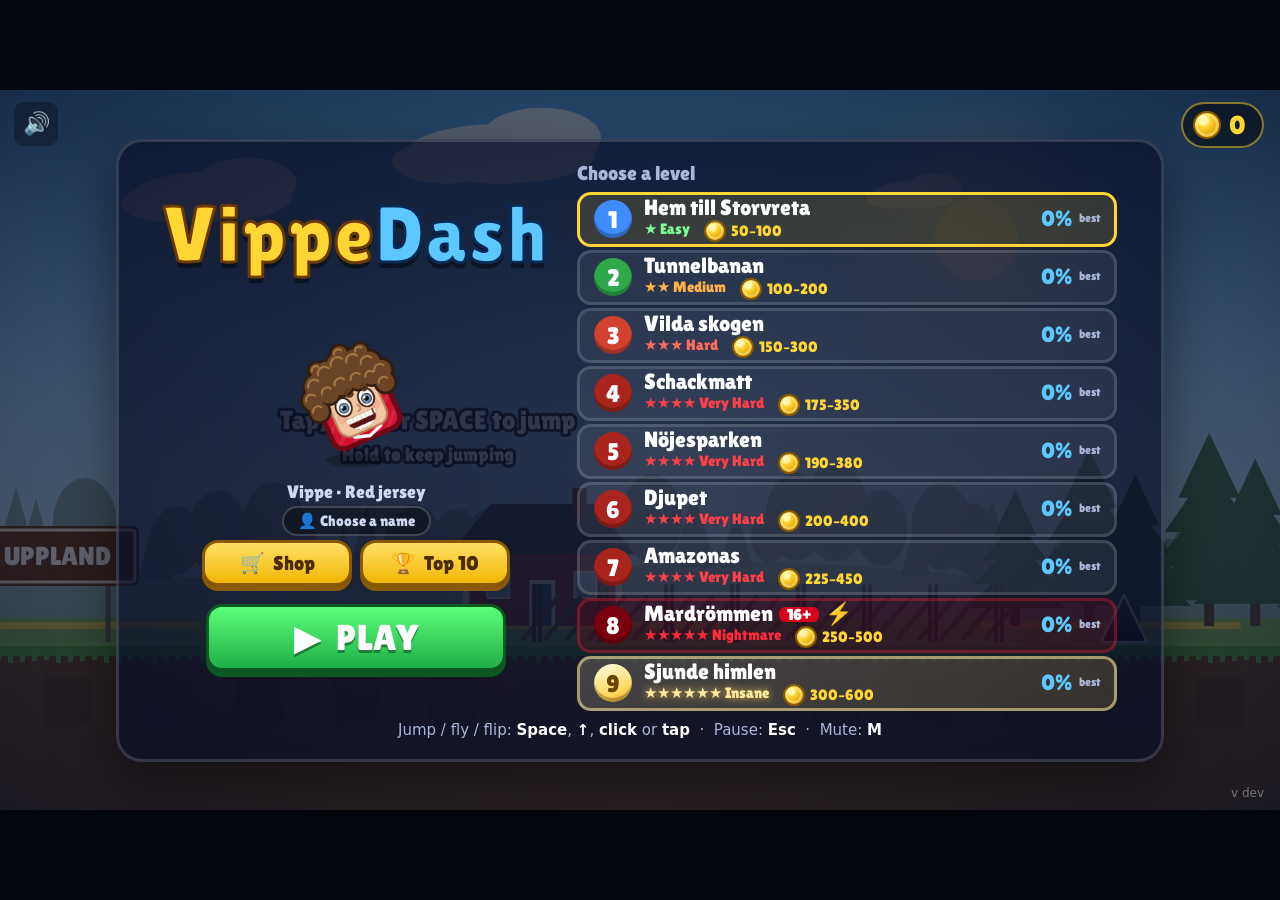
<file: index.html>
<!doctype html>
<html lang="sv">
<head>
<meta charset="utf-8">
<meta name="viewport" content="width=device-width, initial-scale=1, maximum-scale=1, user-scalable=no">
<meta name="theme-color" content="#0c1024">
<title>VippeDash</title>
<link rel="icon" href="data:image/svg+xml,%3Csvg xmlns='http://www.w3.org/2000/svg' viewBox='0 0 64 64'%3E%3Crect x='6' y='10' width='52' height='50' rx='9' fill='%23d3122f'/%3E%3Crect x='14' y='22' width='36' height='32' rx='7' fill='%23f2c6a0'/%3E%3Cg fill='%236b4526'%3E%3Ccircle cx='14' cy='15' r='9'/%3E%3Ccircle cx='26' cy='9' r='9'/%3E%3Ccircle cx='38' cy='9' r='9'/%3E%3Ccircle cx='50' cy='15' r='9'/%3E%3Ccircle cx='32' cy='19' r='8'/%3E%3C/g%3E%3Ccircle cx='25' cy='36' r='5' fill='white'/%3E%3Ccircle cx='39' cy='36' r='5' fill='white'/%3E%3Ccircle cx='26' cy='37' r='2.5' fill='%233d6f95'/%3E%3Ccircle cx='40' cy='37' r='2.5' fill='%233d6f95'/%3E%3Cpath d='M22 45h20q-2 7-10 7t-10-7z' fill='%235b1212'/%3E%3C/svg%3E">
<link rel="manifest" href="manifest.json">
<link rel="apple-touch-icon" href="icons/icon-192.png">
<link rel="stylesheet" href="css/style.css">
</head>
<body>
<div id="stage">
  <div id="wrap">
    <canvas id="game" aria-label="VippeDash game"></canvas>

    <div id="menu" class="overlay">
      <div class="panel">
        <div class="menubody">
          <div class="herobox">
            <h1 class="logo"><span class="a">Vippe</span><span class="b">Dash</span></h1>
            <canvas id="hero" width="240" height="260"></canvas>
            <p id="skinName" class="skinname"></p>
            <button id="nameChip" class="btn namechip"></button>
            <div class="herobtns">
              <button id="shopBtn" class="btn shopbtn small">🛒&nbsp; Shop</button>
              <button id="boardBtn" class="btn shopbtn small">🏆&nbsp; Top 10</button>
            </div>
            <button id="play" class="btn big">▶&nbsp; PLAY</button>
          </div>
          <div class="levelbox">
            <p class="pick">Choose a level</p>
            <div id="levels" class="levels"></div>
          </div>
        </div>
        <p class="help">Jump / fly / flip: <b>Space</b>, <b>↑</b>, <b>click</b> or <b>tap</b> &nbsp;·&nbsp; Pause: <b>Esc</b> &nbsp;·&nbsp; Mute: <b>M</b></p>
      </div>
      <div class="wallet corner" title="Your coins"><i class="coin"></i><span id="coinsMenu">0</span></div>
      <p id="version" class="version"></p>
    </div>

    <div id="shop" class="overlay hidden">
      <div class="panel shoppanel">
        <div class="shophead">
          <h2>Shop</h2>
          <div id="shopTabs" class="shoptabs"></div>
          <div class="wallet" title="Your coins"><i class="coin"></i><span id="coinsShop">0</span></div>
        </div>
        <p class="sub">Win coins by finishing levels. Harder levels and fewer crashes give more coins!</p>
        <div id="shopGrid" class="shopgrid"></div>
        <button id="shopBack" class="btn">←&nbsp; Back</button>
      </div>
    </div>

    <div id="board" class="overlay hidden">
      <div class="panel boardpanel">
        <div class="boardhead">
          <h2>🏆 Top 10</h2>
          <div id="boardTabs" class="boardtabs"></div>
        </div>
        <p id="boardSub" class="sub"></p>
        <div id="boardList" class="boardlist"></div>
        <div class="boardfoot">
          <p id="boardStatus" class="boardstatus"></p>
          <div class="boardfootbtns">
            <button id="boardBack" class="btn small">←&nbsp; Back</button>
            <button id="boardName" class="btn small">✏️&nbsp; Your name</button>
          </div>
        </div>
      </div>
    </div>

    <div id="nameDlg" class="overlay hidden">
      <div class="panel small namepanel">
        <h2>Your name</h2>
        <input id="nameInput" class="nameinput" type="text" maxlength="12" autocomplete="off" autocapitalize="words" enterkeyhint="done" spellcheck="false">
        <p class="namehint">2–12 letters. Everyone can see it on the top lists.</p>
        <p id="nameError" class="nameerror"></p>
        <p id="nameStatus" class="namestatus"></p>
        <div class="namebtns">
          <button id="nameSave" class="btn big small">✓&nbsp; Save</button>
          <button id="nameCancel" class="btn small">Cancel</button>
        </div>
      </div>
    </div>

    <div id="pause" class="overlay hidden">
      <div class="panel small">
        <h2>Paused</h2>
        <button id="resume" class="btn big">▶&nbsp; Resume</button>
        <button id="restart" class="btn">↺&nbsp; Restart from the beginning</button>
        <button id="practiceBtn" class="btn">🎯&nbsp; Practice: Off</button>
        <button id="strobeBtn" class="btn hidden">⚡&nbsp; Strobe: On</button>
        <button id="menuBtn" class="btn">Main menu</button>
      </div>
    </div>

    <div id="win" class="overlay hidden">
      <div class="panel winpanel">
        <div class="wincol">
          <h2 id="winTitle" class="wintitle"></h2>
          <p id="winSub" class="sub"></p>
          <div id="stats" class="stats"></div>
          <div id="reward" class="reward"></div>
          <button id="next" class="btn big">▶&nbsp; Next level</button>
          <button id="again" class="btn">↺&nbsp; Play again</button>
          <button id="winMenu" class="btn">Main menu</button>
        </div>
        <div id="winBoard" class="wincol winboard"></div>
      </div>
    </div>

    <div id="gameover" class="overlay hidden">
      <div class="panel small gameover">
        <h2 class="gotitle">DU DOG!</h2>
        <p id="goSub" class="sub"></p>
        <button id="goRestart" class="btn big">↺&nbsp; Start over from the start</button>
        <button id="goMenu" class="btn">Main menu</button>
      </div>
    </div>

    <button id="mute" class="mute" aria-label="Toggle sound">🔊</button>
  </div>
</div>

<div id="rotate">
  <div class="phone">📱</div>
  <p>Vänd mobilen!</p>
  <p class="sub">VippeDash is played in landscape</p>
</div>

<script src="js/util.js"></script>
<script src="js/version.js"></script>
<script src="js/physics.js"></script>
<script src="js/level.js"></script>
<script src="js/solver.js"></script>
<script src="js/audio.js"></script>
<script src="js/art.js"></script>
<script src="js/horror.js"></script>
<script src="js/stratus.js"></script>
<script src="js/render.js"></script>
<script src="js/game.js"></script>
<script src="js/mobile.js"></script>
<script src="js/stats.js"></script>
<script src="js/leaderboard.js"></script>
<script>
  // offline support for the installed app; skipped when opened as a file
  if ('serviceWorker' in navigator && location.protocol.startsWith('http')) navigator.serviceWorker.register('sw.js');
</script>
</body>
</html>
</file>
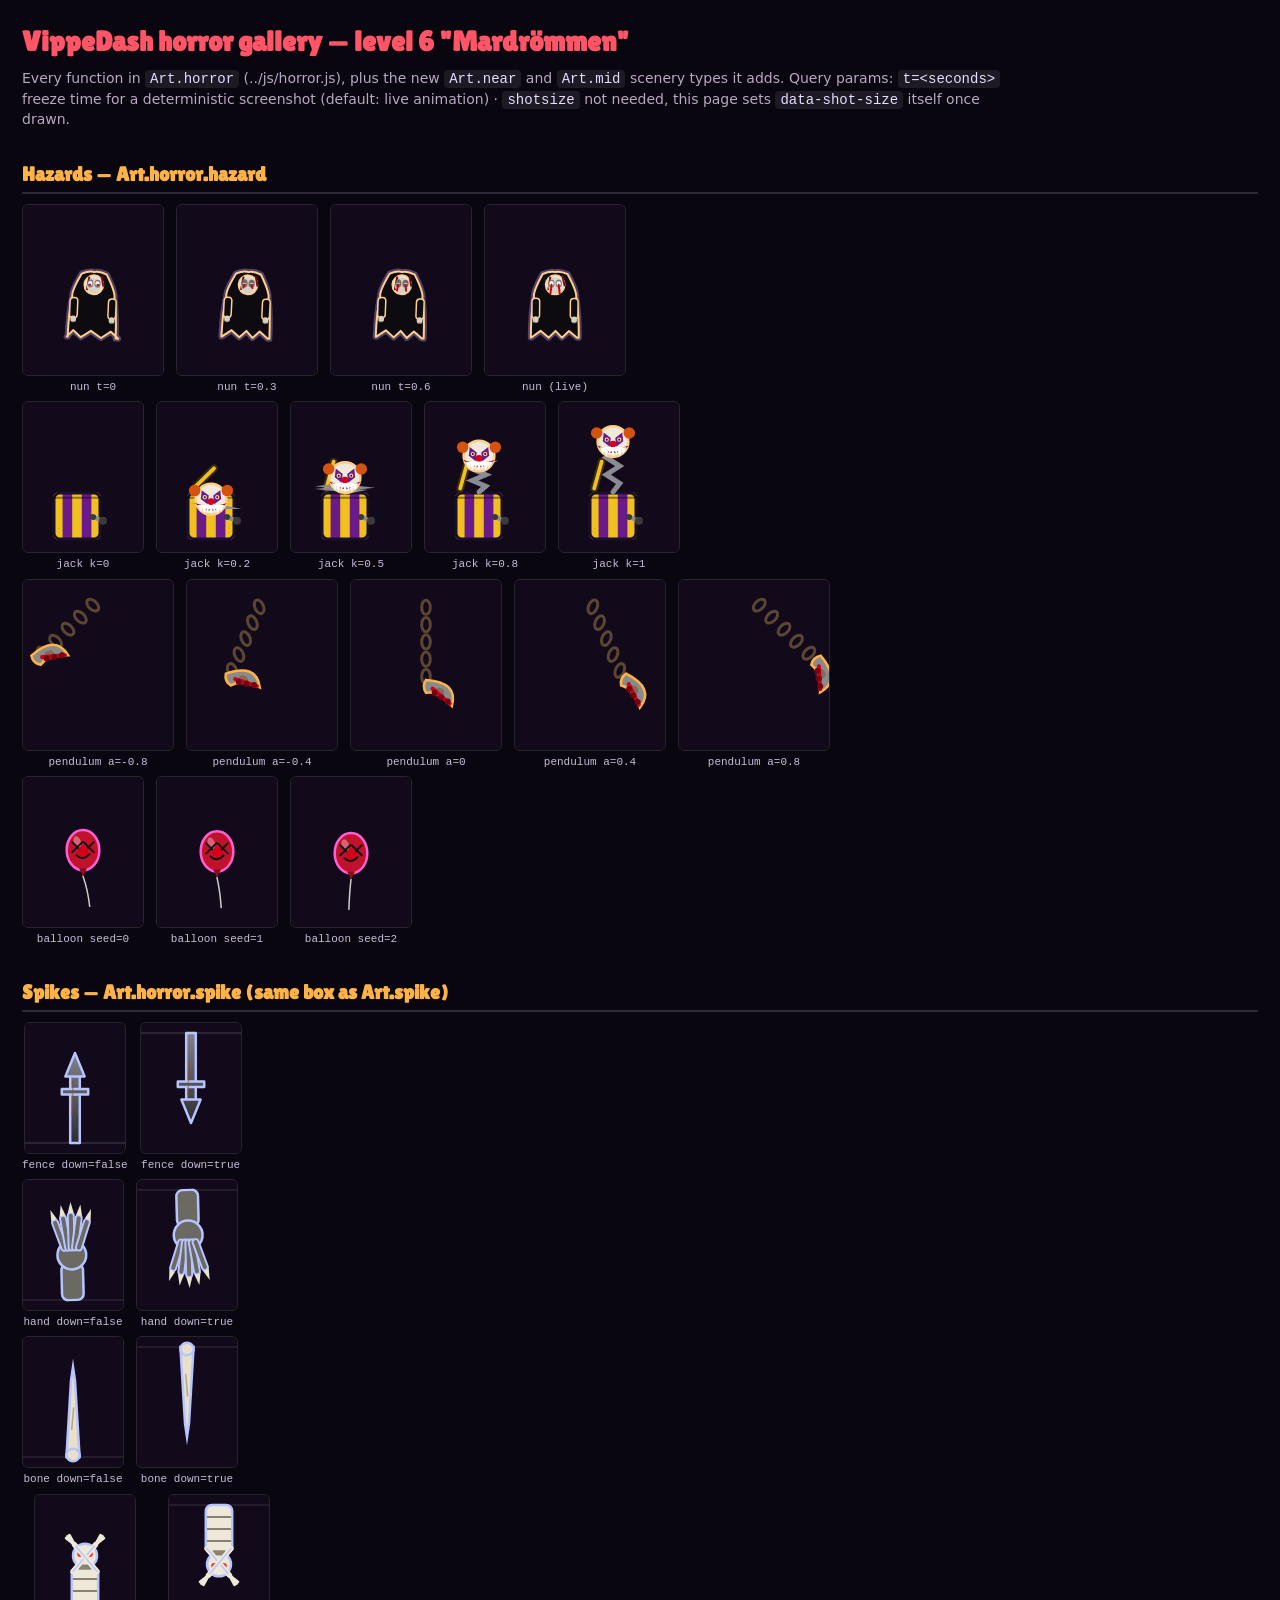
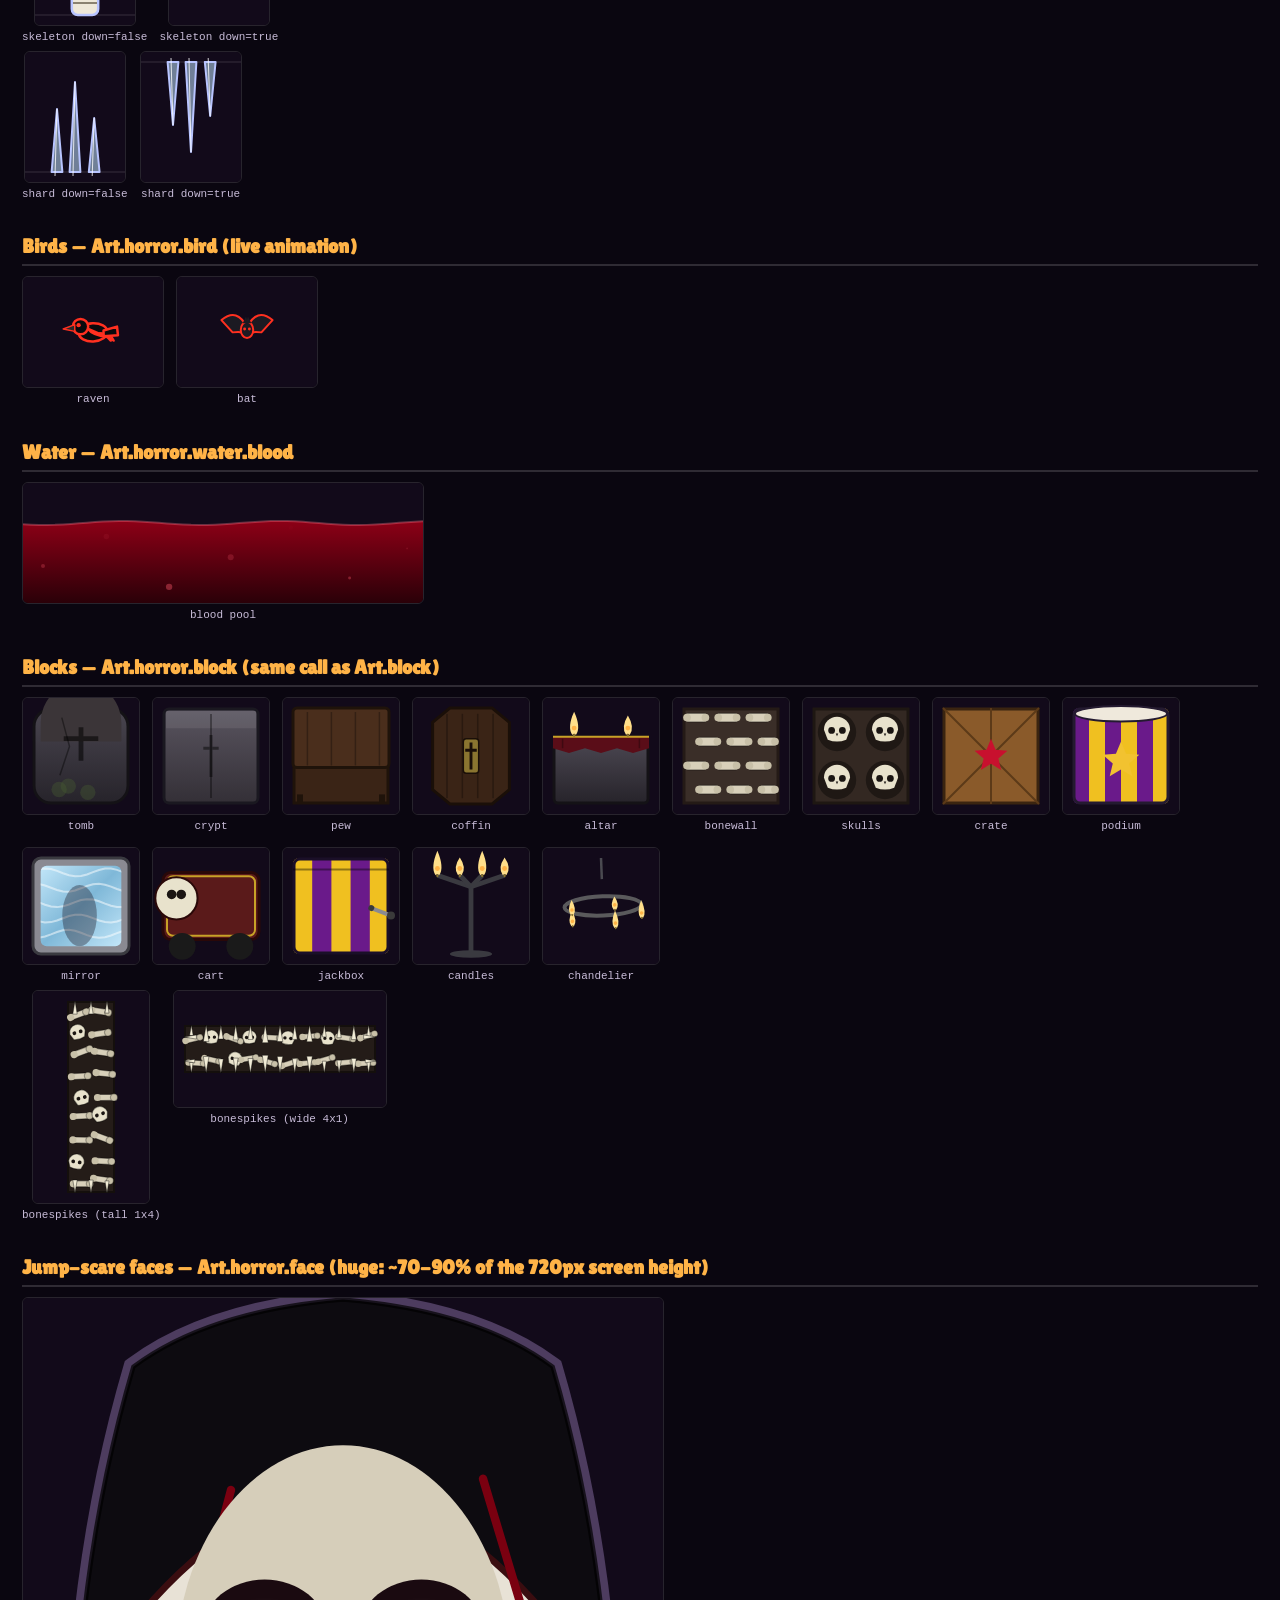
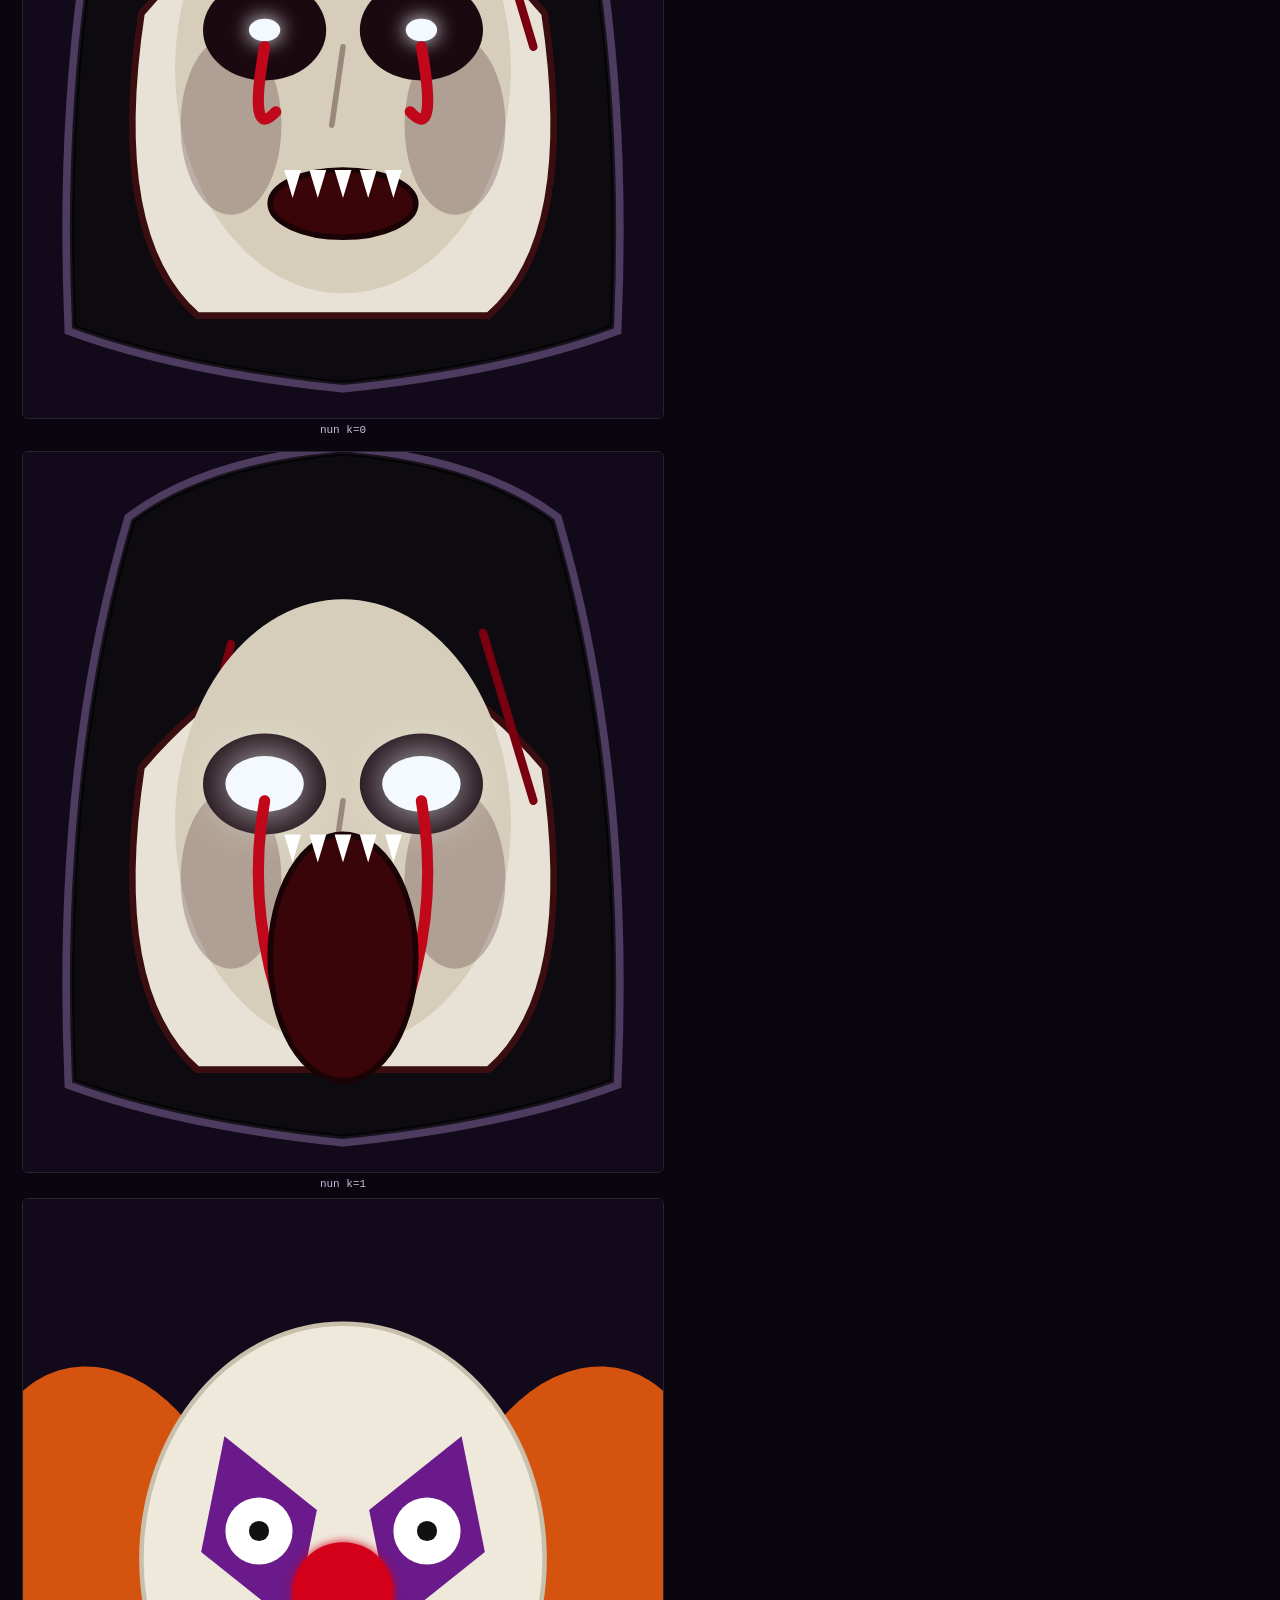
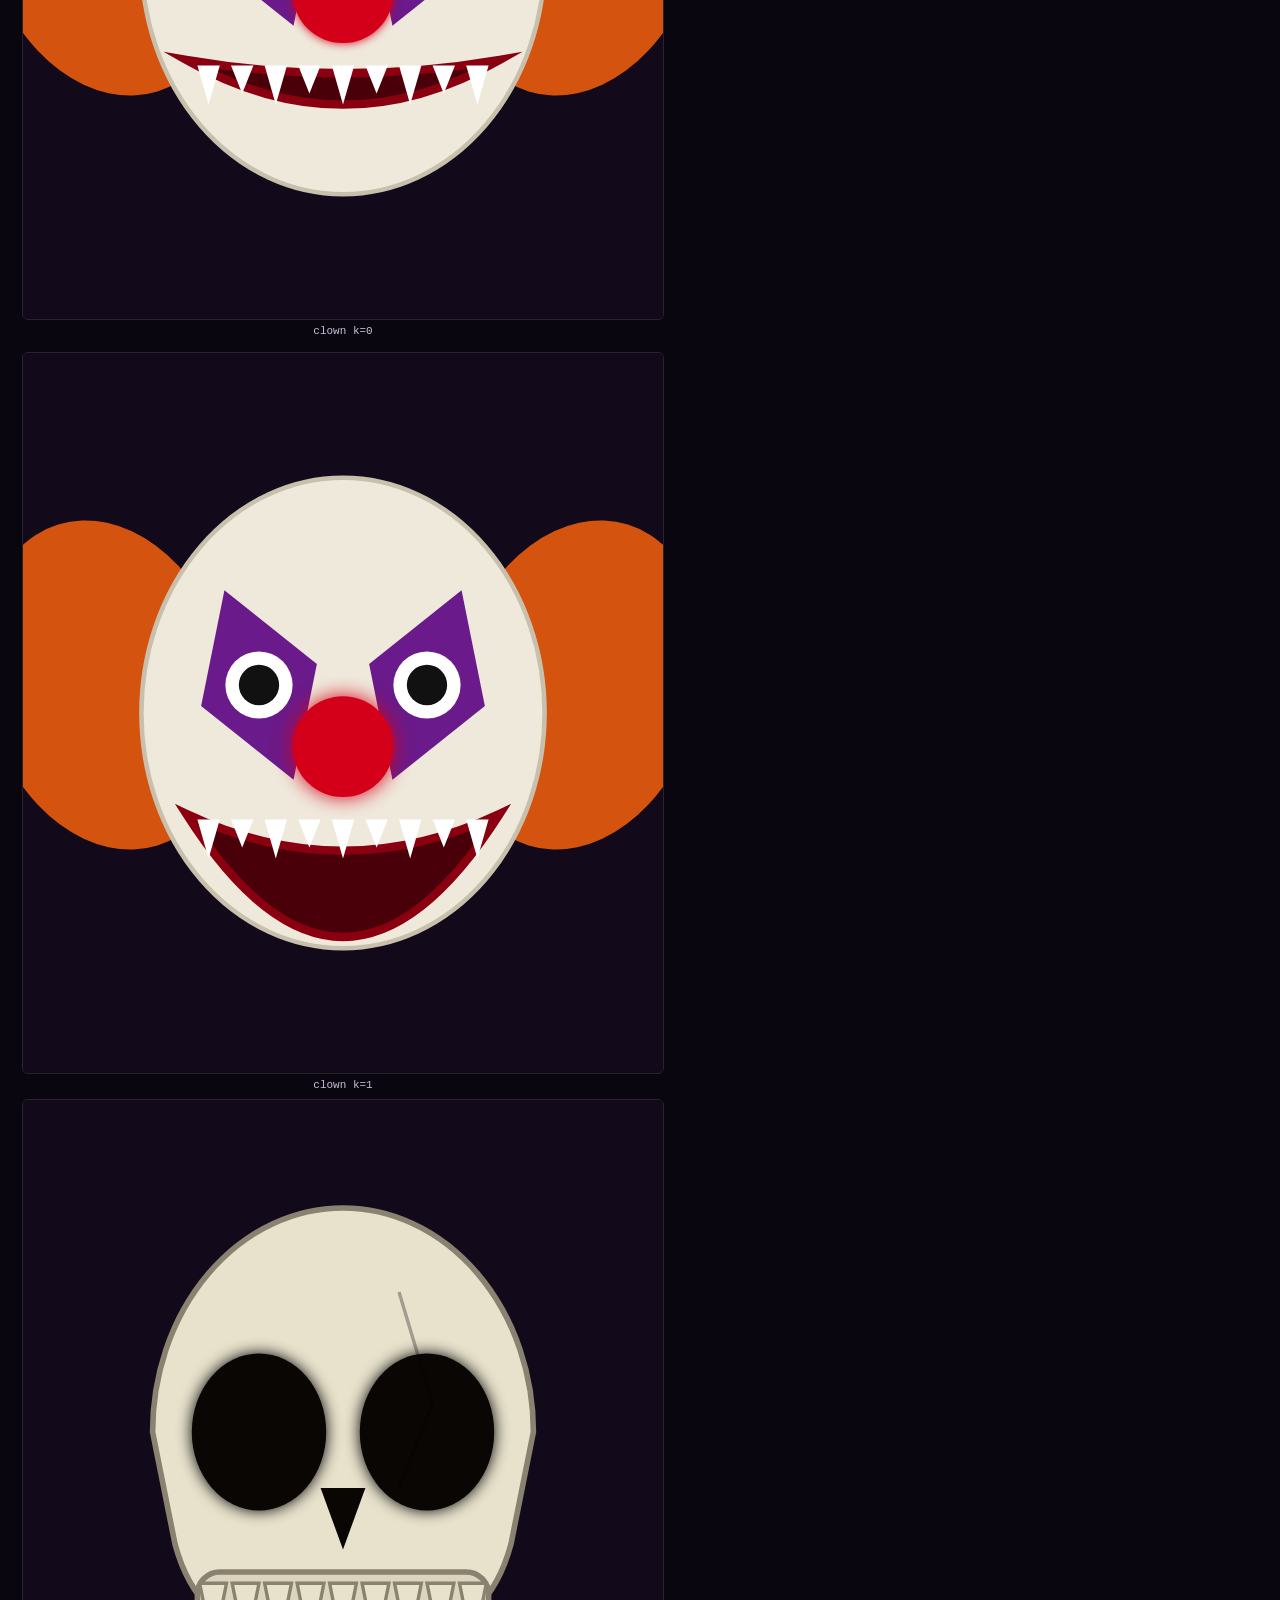
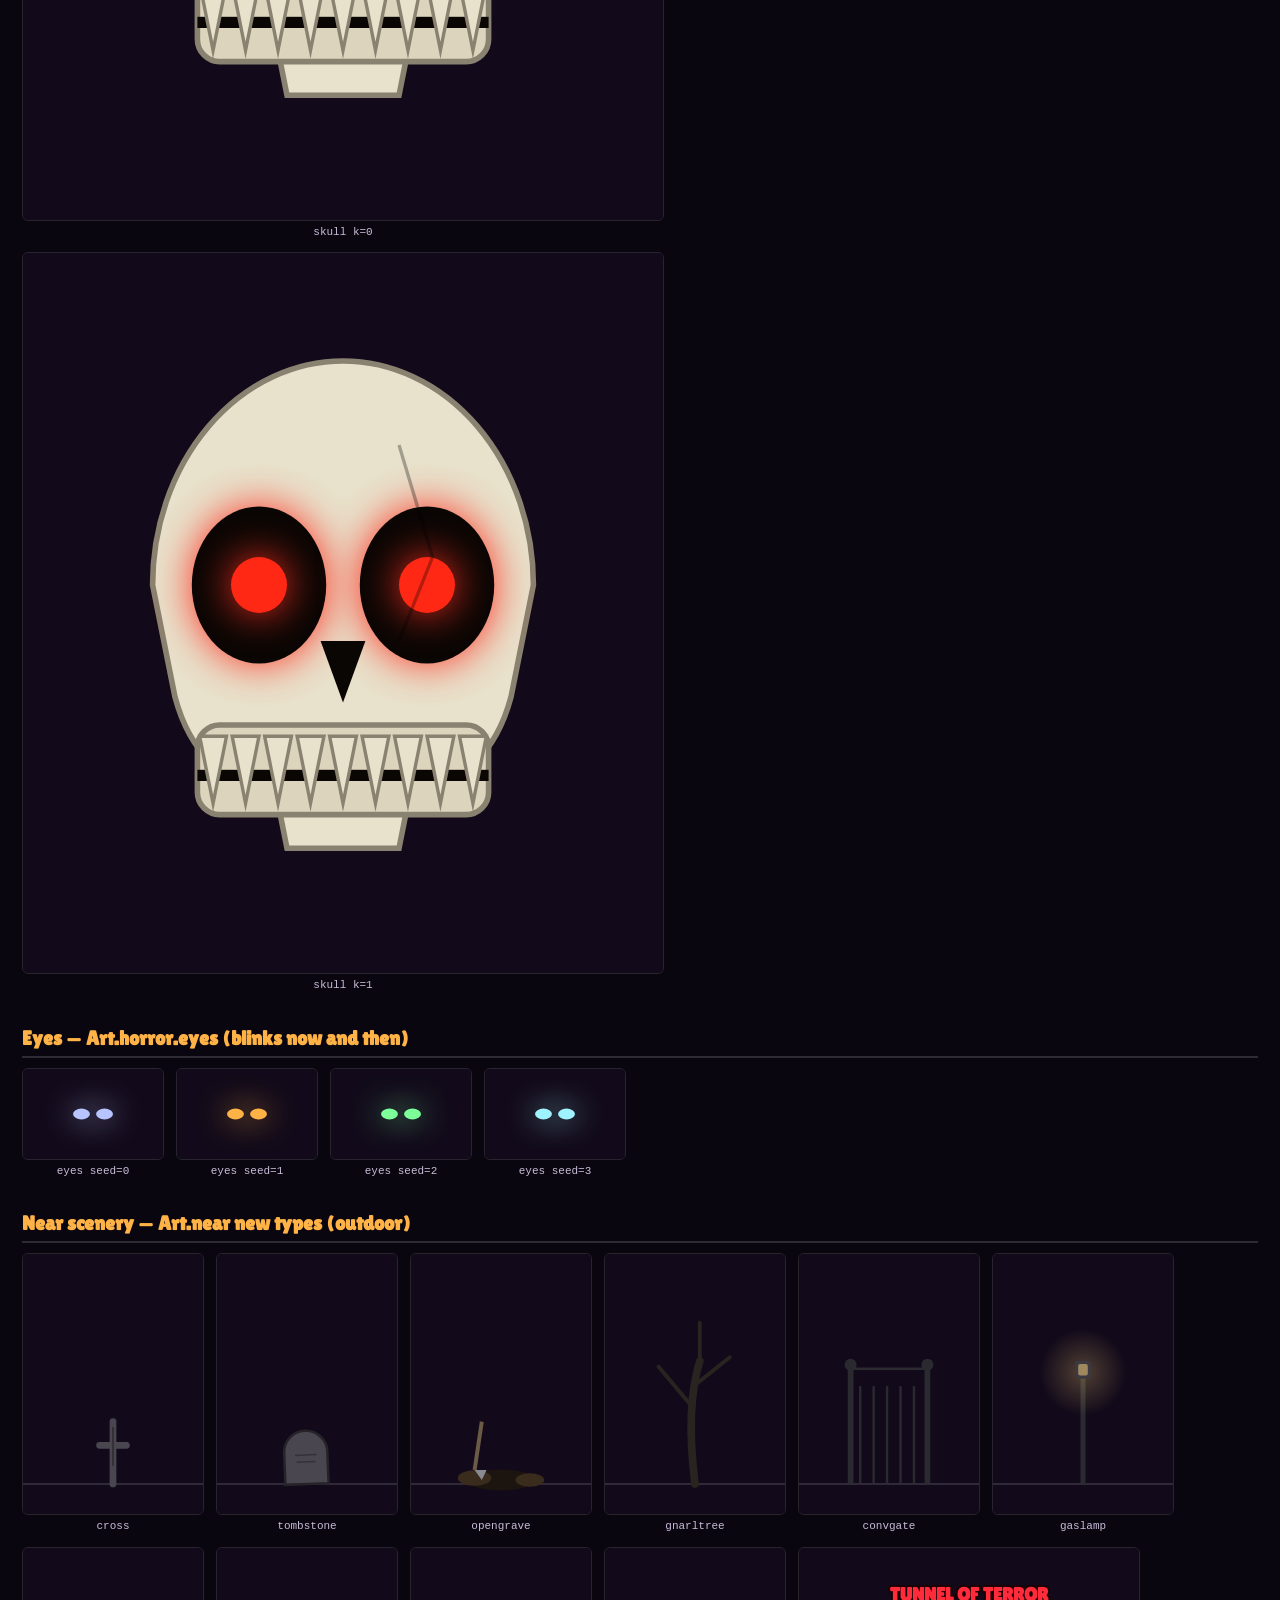
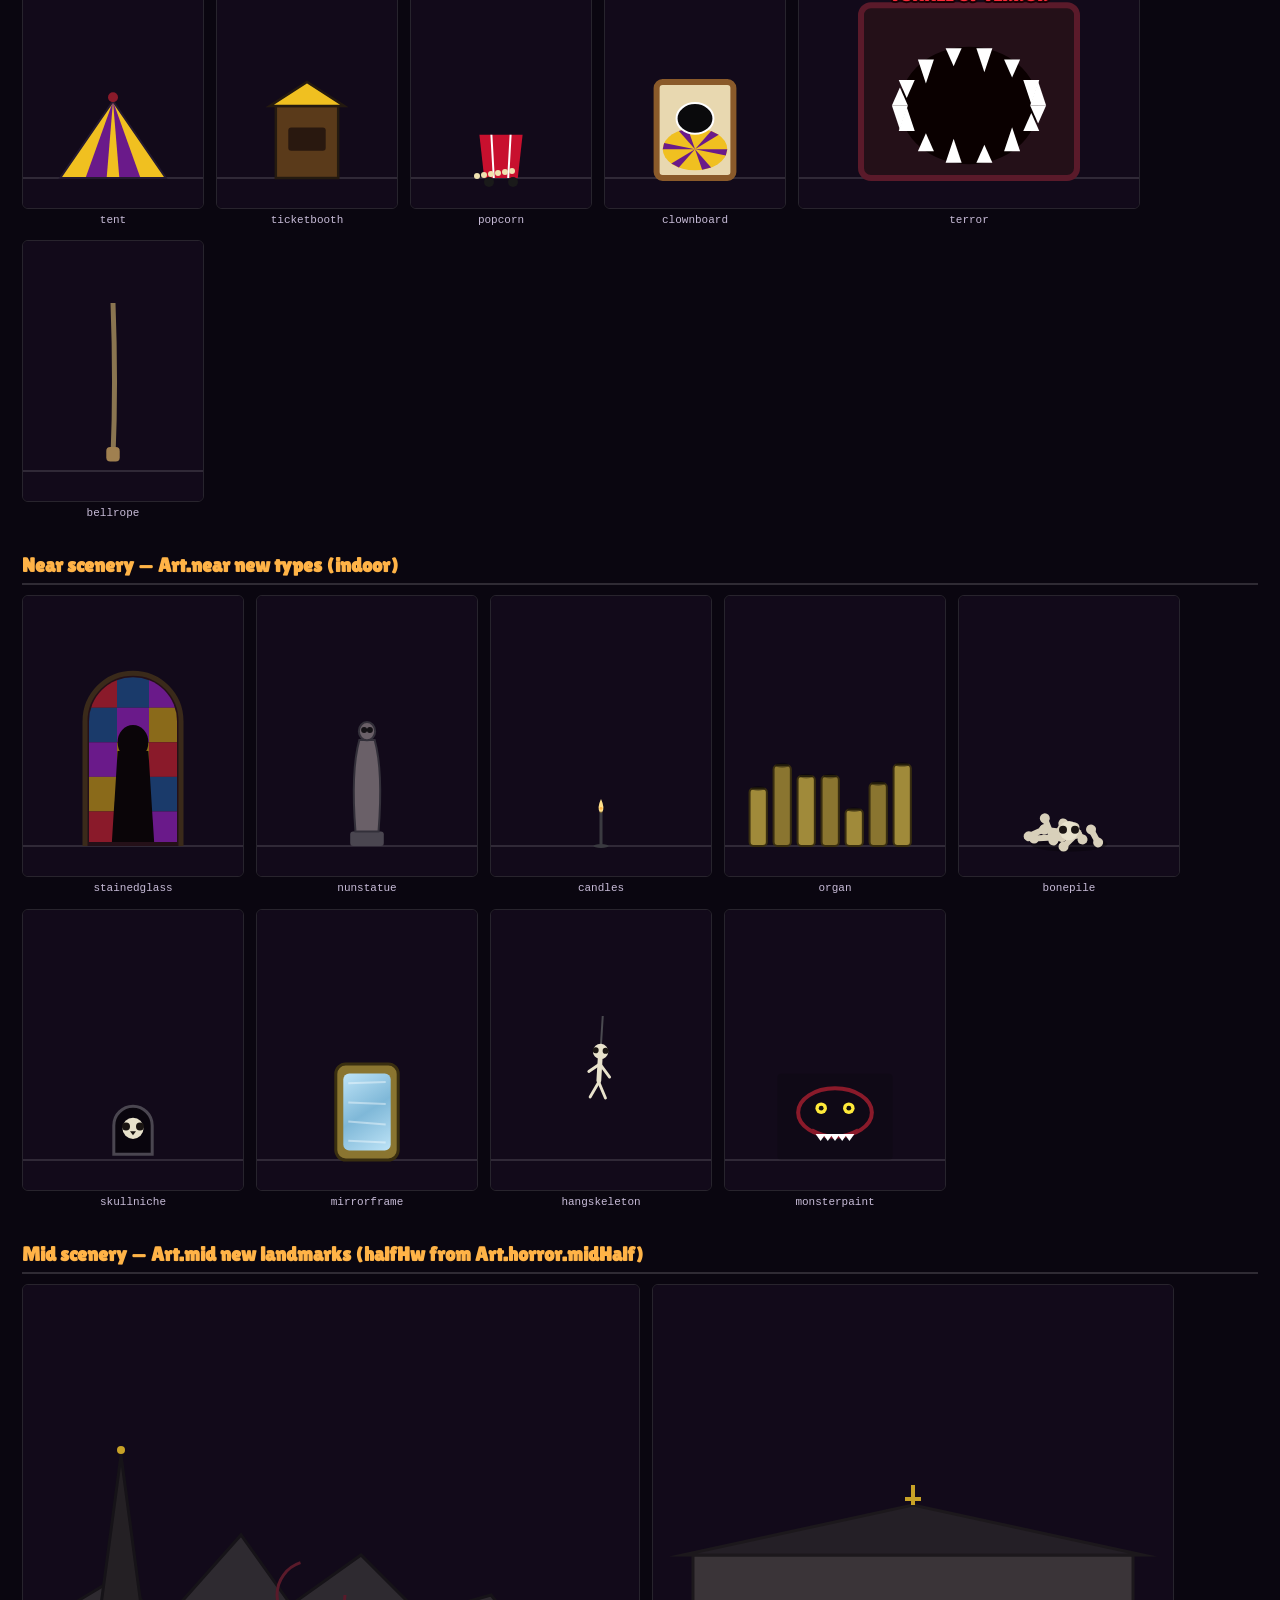
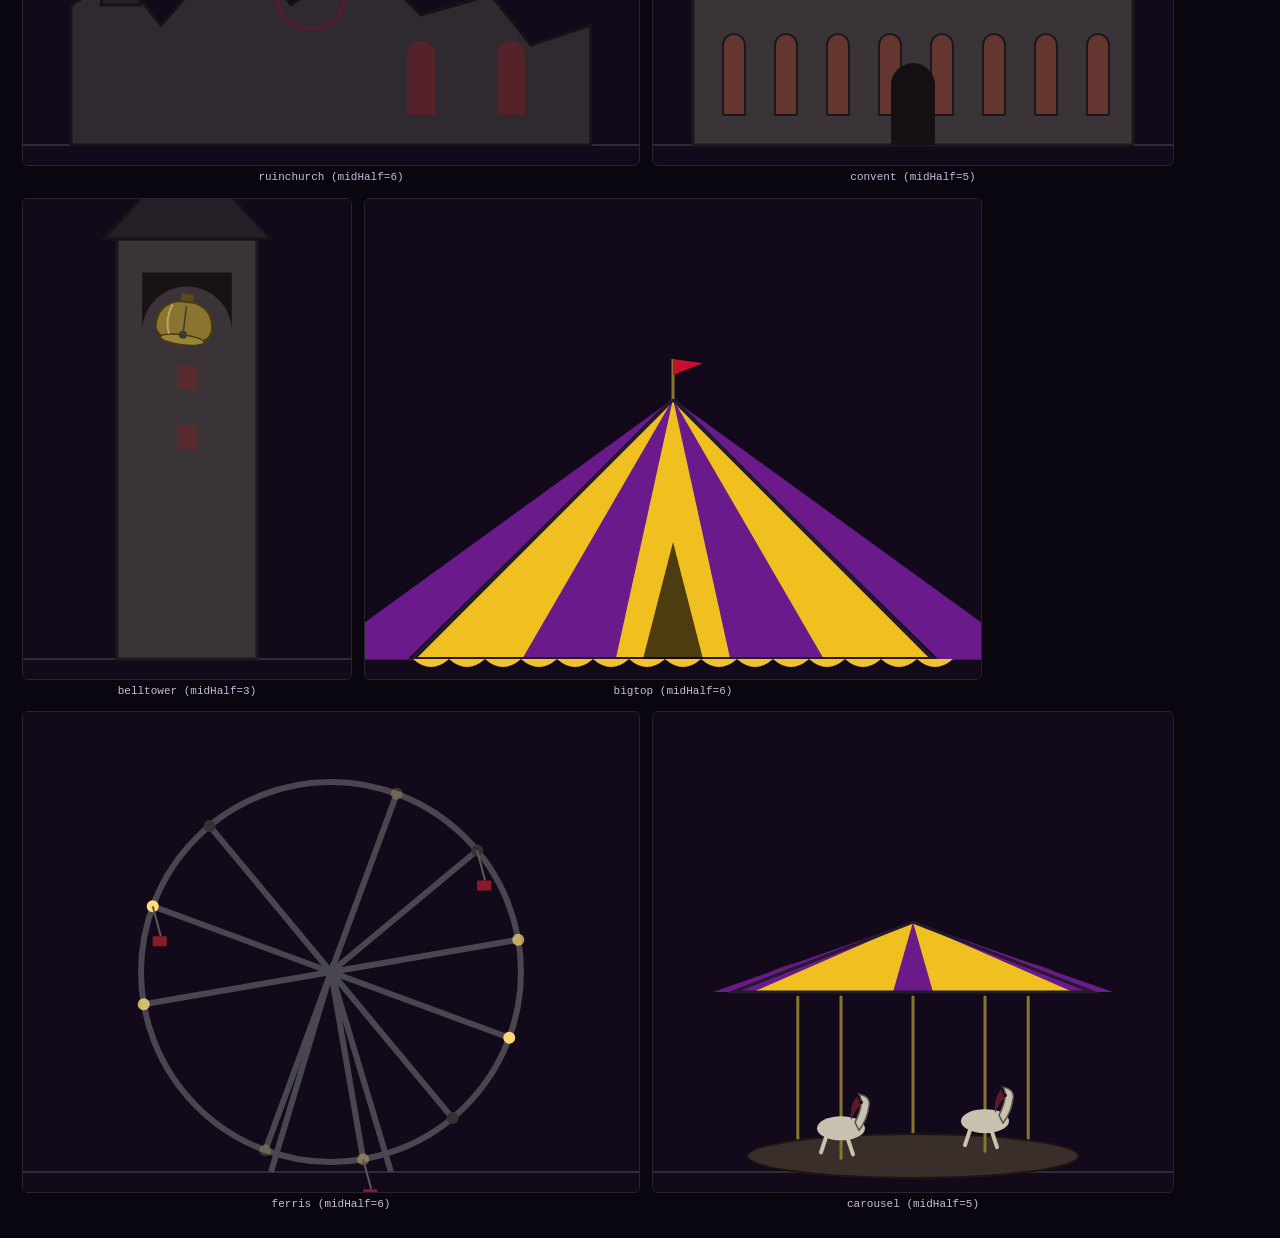
<file: tools/horror.html>
<!doctype html>
<html lang="en">
<head>
<meta charset="utf-8">
<title>VippeDash horror gallery</title>
<style>
  @font-face {
    font-family: 'Lilita One';
    src: url('../fonts/LilitaOne-Regular.ttf') format('truetype');
    font-display: swap;
  }
  * { box-sizing: border-box; }
  html, body { margin: 0; background: #0a0610; color: #e8e2d6; font: 14px/1.4 system-ui, sans-serif; }
  body { padding: 22px; }
  h1 { font-family: 'Lilita One', 'Arial Black', Impact, sans-serif; font-size: 28px; margin: 0 0 8px; color: #ff5566; }
  h2.section {
    font-family: 'Lilita One', 'Arial Black', Impact, sans-serif;
    font-size: 20px;
    margin: 30px 0 10px;
    color: #ffb347;
    border-bottom: 2px solid rgba(255, 255, 255, 0.15);
    padding-bottom: 4px;
  }
  .info { max-width: 980px; color: #b8a8c0; margin: 0 0 18px; }
  .info code { color: #e8dcff; background: rgba(255, 255, 255, 0.08); padding: 1px 5px; border-radius: 4px; }
  .row { display: flex; flex-wrap: wrap; gap: 12px; margin-bottom: 6px; }
  .tile { display: flex; flex-direction: column; align-items: center; gap: 4px; }
  .tile canvas { display: block; border-radius: 6px; border: 1px solid rgba(255,255,255,0.12); }
  .tile .label { font-size: 11px; color: #c8bcd8; font-family: Consolas, monospace; text-align: center; max-width: 160px; }
  #errors {
    display: none;
    background: #3a0008; color: #ffd0d4; border: 2px solid #ff3050; border-radius: 6px;
    padding: 10px 14px; margin: 0 0 16px; font-family: Consolas, monospace; font-size: 12px; white-space: pre-wrap;
  }
  .font-warn { color: #ff8a80; margin: 0 0 12px; }
</style>
</head>
<body>
<h1>VippeDash horror gallery — level 6 "Mardrömmen"</h1>
<p class="info">
  Every function in <code>Art.horror</code> (../js/horror.js), plus the new <code>Art.near</code> and
  <code>Art.mid</code> scenery types it adds. Query params: <code>t=&lt;seconds&gt;</code> freeze time for a
  deterministic screenshot (default: live animation) &middot; <code>shotsize</code> not needed, this page sets
  <code>data-shot-size</code> itself once drawn.
</p>
<div id="errors"></div>
<div id="app"></div>

<script>
  window.HORROR_ERRORS = [];
  window.onerror = function (msg, src, line, col, err) {
    var text = 'ERROR: ' + msg + ' (' + src + ':' + line + ':' + col + ')' + (err && err.stack ? '\n' + err.stack : '');
    window.HORROR_ERRORS.push(text);
    var box = document.getElementById('errors');
    if (box) {
      box.style.display = 'block';
      box.textContent = window.HORROR_ERRORS.join('\n\n');
    }
    return false;
  };
</script>
<script src="../js/util.js"></script>
<script src="../js/art.js"></script>
<script src="../js/horror.js"></script>
<script>
  (function () {
    try { run(); } catch (e) {
      window.onerror(e.message, 'horror.html', 0, 0, e);
      document.body.dataset.shotSize = '1280x400';
      window.HORROR_DONE = true;
      throw e;
    }

    function run() {
      var Art = window.VD.Art, U = window.VD.U, H = Art.horror;
      var qs = new URLSearchParams(location.search);
      var tRaw = qs.get('t');
      var frozen = tRaw !== null && tRaw !== '' && !isNaN(parseFloat(tRaw));
      var BS = 48;
      var FONT = '"Lilita One", "Arial Black", Impact, sans-serif';
      var BG = '#120a1a';
      var GLOWS = ['#b8c4ff', '#ffb347', '#7dff9a', '#9ff3ff'];

      Art.setDark(0); // no evening tint in the gallery — horror.js's own colours carry the mood

      var currentT = frozen ? parseFloat(tRaw) : performance.now() / 1000;
      var tiles = []; // { canvas, ctx, w, h, draw(ctx, t) }

      function addTile(w, h, label, draw) {
        var c = document.createElement('canvas');
        c.className = 'tile';
        c.width = w;
        c.height = h;
        var entry = { canvas: c, ctx: c.getContext('2d'), w: w, h: h, draw: draw, label: label };
        tiles.push(entry);
        paint(entry);
        return entry;
      }
      function paint(entry) {
        var ctx = entry.ctx;
        ctx.setTransform(1, 0, 0, 1, 0, 0);
        ctx.clearRect(0, 0, entry.w, entry.h);
        ctx.fillStyle = BG;
        ctx.fillRect(0, 0, entry.w, entry.h);
        entry.draw(ctx, currentT);
      }
      function wrapTile(entry) {
        var wrap = document.createElement('div');
        wrap.className = 'tile';
        wrap.appendChild(entry.canvas);
        if (entry.label) {
          var lab = document.createElement('div');
          lab.className = 'label';
          lab.textContent = entry.label;
          wrap.appendChild(lab);
        }
        return wrap;
      }
      function section(title) {
        var h2 = document.createElement('h2');
        h2.className = 'section';
        h2.textContent = title;
        document.getElementById('app').appendChild(h2);
      }
      function row(entries) {
        var r = document.createElement('div');
        r.className = 'row';
        entries.forEach(function (e) { r.appendChild(wrapTile(e)); });
        document.getElementById('app').appendChild(r);
      }
      // scenery tiles get a ground line at `base` (they are decoration behind gameplay)
      function groundLine(ctx, w, base) {
        ctx.strokeStyle = 'rgba(255,255,255,0.25)';
        ctx.lineWidth = 1;
        ctx.beginPath();
        ctx.moveTo(0, base);
        ctx.lineTo(w, base);
        ctx.stroke();
      }

      // ------------------------------------------------------------ hazards
      section('Hazards — Art.horror.hazard');
      row([
        addTile(140, 170, 'nun t=0', function (ctx, t) { H.hazard.nun(ctx, 70, 100, BS, 0, 1, '#ffcf8a', null); }),
        addTile(140, 170, 'nun t=0.3', function (ctx, t) { H.hazard.nun(ctx, 70, 100, BS, 0.3, 1, '#ffcf8a', null); }),
        addTile(140, 170, 'nun t=0.6', function (ctx, t) { H.hazard.nun(ctx, 70, 100, BS, 0.6, 1, '#ffcf8a', null); }),
        addTile(140, 170, 'nun (live)', function (ctx, t) { H.hazard.nun(ctx, 70, 100, BS, t, 1, '#ffcf8a', null); }),
      ]);
      row([0, 0.2, 0.5, 0.8, 1.0].map(function (k) {
        return addTile(120, 150, 'jack k=' + k, function (ctx, t) {
          H.block.jackbox(ctx, 30, 90, BS, BS, BS, 3, t);
          H.hazard.jack(ctx, 30, 90, BS, k, 1.5, t, 3, '#ffcf8a');
        });
      }));
      row([-0.8, -0.4, 0, 0.4, 0.8].map(function (a) {
        return addTile(150, 170, 'pendulum a=' + a, function (ctx, t) {
          H.hazard.pendulum(ctx, 75, 20, BS * 1.8, a, BS, t, 2, '#ffb347');
        });
      }));
      row([0, 1, 2].map(function (seed) {
        return addTile(120, 150, 'balloon seed=' + seed, function (ctx, t) {
          H.hazard.balloon(ctx, 60, 75, BS, t, seed, '#ff5fd2');
        });
      }));

      // ------------------------------------------------------------ spikes
      section('Spikes — Art.horror.spike (same box as Art.spike)');
      ['fence', 'hand', 'bone', 'skeleton', 'shard'].forEach(function (style) {
        row([false, true].map(function (down) {
          return addTile(100, 130, style + ' down=' + down, function (ctx, t) {
            var glow = GLOWS[0];
            var y = down ? 10 : 30, h = 90;
            ctx.strokeStyle = 'rgba(255,255,255,0.15)';
            ctx.beginPath(); ctx.moveTo(0, down ? y : y + h); ctx.lineTo(100, down ? y : y + h); ctx.stroke();
            H.spike[style](ctx, 20, y, 60, h, down, glow, t, 5);
          });
        }));
      });

      // ------------------------------------------------------------ birds
      section('Birds — Art.horror.bird (live animation)');
      row([
        addTile(140, 110, 'raven', function (ctx, t) { H.bird.raven(ctx, 70, 55, BS, t, 1, '#ff3020'); }),
        addTile(140, 110, 'bat', function (ctx, t) { H.bird.bat(ctx, 70, 55, BS, t, 1, '#ff3020'); }),
      ]);

      // ------------------------------------------------------------ water
      section('Water — Art.horror.water.blood');
      row([addTile(400, 120, 'blood pool', function (ctx, t) { H.water.blood(ctx, 0, 400, 40, 120, t); })]);

      // ------------------------------------------------------------ blocks
      section('Blocks — Art.horror.block (same call as Art.block)');
      var blockStyles = ['tomb', 'crypt', 'pew', 'coffin', 'altar', 'bonewall', 'skulls', 'crate', 'podium', 'mirror', 'cart', 'jackbox', 'candles', 'chandelier'];
      row(blockStyles.map(function (style) {
        return addTile(BS * 2 + 20, BS * 2 + 20, style, function (ctx, t) {
          H.block[style](ctx, 10, 10, BS * 2, BS * 2, BS, 4, t);
        });
      }));
      row([
        addTile(BS * 2 + 20, BS * 4 + 20, 'bonespikes (tall 1x4)', function (ctx, t) { H.block.bonespikes(ctx, 10 + BS * 0.5, 10, BS, BS * 4, BS, 6, t); }),
        addTile(BS * 4 + 20, BS * 2 + 20, 'bonespikes (wide 4x1)', function (ctx, t) { H.block.bonespikes(ctx, 10, 10 + BS * 0.5, BS * 4, BS, BS, 7, t); }),
      ]);

      // ------------------------------------------------------------ faces (jump scares)
      section('Jump-scare faces — Art.horror.face (huge: ~70-90% of the 720px screen height)');
      ['nun', 'clown', 'skull'].forEach(function (kind) {
        row([0, 1].map(function (k) {
          return addTile(640, 720, kind + ' k=' + k, function (ctx, t) {
            H.face[kind](ctx, 320, 360, 560, t, k);
          });
        }));
      });

      // ------------------------------------------------------------ eyes
      section('Eyes — Art.horror.eyes (blinks now and then)');
      row([0, 1, 2, 3].map(function (seed) {
        return addTile(140, 90, 'eyes seed=' + seed, function (ctx, t) {
          H.eyes(ctx, 70, 45, BS * 0.8, t, seed, GLOWS[seed % GLOWS.length]);
        });
      }));

      // ------------------------------------------------------------ near scenery
      section('Near scenery — Art.near new types (outdoor)');
      var nearOutdoor = ['cross', 'tombstone', 'opengrave', 'gnarltree', 'convgate', 'gaslamp', 'tent', 'ticketbooth', 'popcorn', 'clownboard', 'terror', 'bellrope'];
      row(nearOutdoor.map(function (type, i) {
        var w = type === 'terror' ? 340 : 180, h = 260;
        var base = h - 30;
        return addTile(w, h, type, function (ctx, t) {
          groundLine(ctx, w, base);
          Art.near[type](ctx, w / 2, base, { seed: i, text: 'STORVRETA' }, t, BS, FONT);
        });
      }));
      section('Near scenery — Art.near new types (indoor)');
      var nearIndoor = ['stainedglass', 'nunstatue', 'candles', 'organ', 'bonepile', 'skullniche', 'mirrorframe', 'hangskeleton', 'monsterpaint'];
      row(nearIndoor.map(function (type, i) {
        var w = 220, h = 280;
        var base = h - 30;
        return addTile(w, h, type, function (ctx, t) {
          groundLine(ctx, w, base);
          Art.near[type](ctx, w / 2, base, { seed: i }, t, BS, FONT);
        });
      }));

      // ------------------------------------------------------------ mid scenery (landmarks)
      section('Mid scenery — Art.mid new landmarks (halfHw from Art.horror.midHalf)');
      var midTypes = ['ruinchurch', 'convent', 'belltower', 'bigtop', 'ferris', 'carousel'];
      row(midTypes.map(function (type, i) {
        var hw = H.midHalf[type] || 6;
        var w = hw * 2 * BS + 40, h = 480;
        var base = h - 20;
        return addTile(w, h, type + ' (midHalf=' + hw + ')', function (ctx, t) {
          groundLine(ctx, w, base);
          Art.mid[type](ctx, w / 2, base, { seed: i }, t, FONT);
        });
      }));

      // The afModo skin's cap badge etc. use the Lilita One font; wait for it so a frozen `t` bakes
      // consistent pixels (see the identical comment/rationale in tools/skins.html).
      function whenFontReady(run) {
        var FONT_PROBE = '20px "Lilita One"';
        var settled = false;
        function finish() {
          if (settled) return;
          settled = true;
          var loaded = !!(document.fonts && document.fonts.check && document.fonts.check(FONT_PROBE));
          if (!loaded) {
            var warn = document.createElement('p');
            warn.className = 'font-warn';
            warn.textContent = 'Warning: "Lilita One" was not ready in time, so the terror sign uses the fallback font.';
            document.body.insertBefore(warn, document.getElementById('app'));
          }
          run();
        }
        if (!(document.fonts && document.fonts.load && document.fonts.ready)) { finish(); return; }
        Promise.all([document.fonts.load(FONT_PROBE), document.fonts.ready]).then(finish, finish);
        setTimeout(finish, 1500);
      }

      whenFontReady(function () {
        tiles.forEach(paint);
        document.body.dataset.shotSize = document.documentElement.scrollWidth + 'x' + document.documentElement.scrollHeight;
        window.HORROR_DONE = true;
        if (!frozen) {
          (function loop() {
            currentT = performance.now() / 1000;
            tiles.forEach(paint);
            requestAnimationFrame(loop);
          })();
        }
      });
    }
  })();
</script>
</body>
</html>
</file>
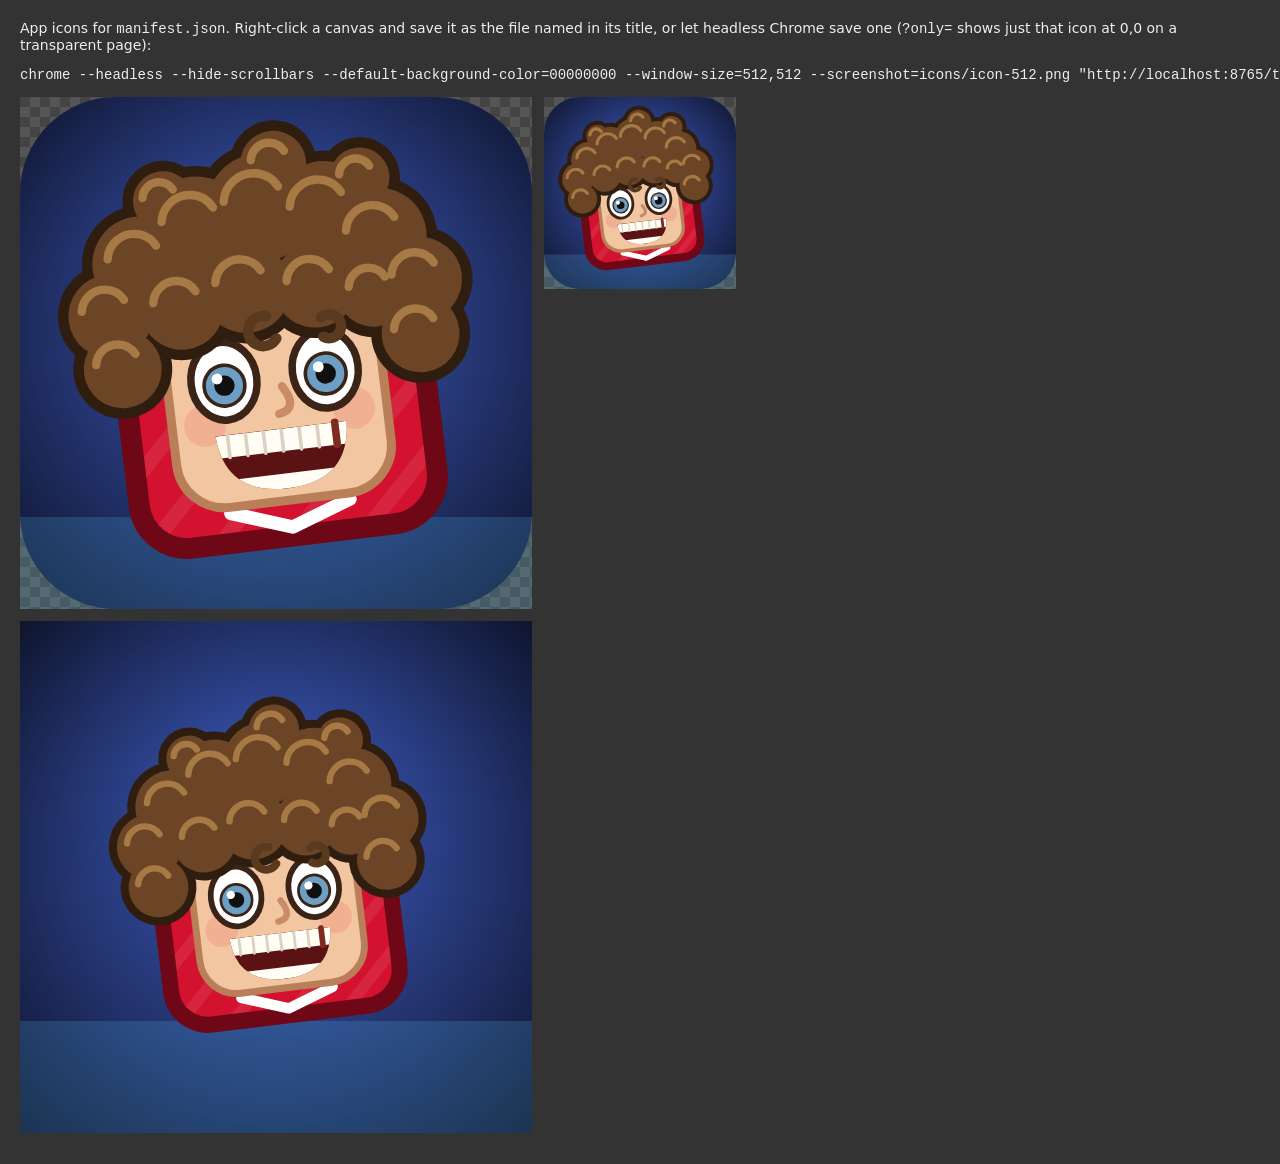
<file: tools/icons.html>
<!doctype html>
<html lang="en">
<head>
<meta charset="utf-8">
<title>VippeDash icons</title>
<style>
  body { margin: 20px; background: #333; color: #eee; font: 14px system-ui, sans-serif; }
  canvas { margin: 0 12px 12px 0; background: repeating-conic-gradient(#555 0 25%, #444 0 50%) 0 0 / 20px 20px; vertical-align: top; }
</style>
</head>
<body>
<p>App icons for <code>manifest.json</code>. Right-click a canvas and save it as the file named in its title, or let headless Chrome save one
  (<code>?only=</code> shows just that icon at 0,0 on a transparent page):</p>
<pre>chrome --headless --hide-scrollbars --default-background-color=00000000 --window-size=512,512 --screenshot=icons/icon-512.png "http://localhost:8765/tools/icons.html?only=icon-512.png"</pre>
<script src="../js/util.js"></script>
<script src="../js/art.js"></script>
<script>
  // Vippe's cube on a night-blue tile. "maskable" fills the whole square and keeps Vippe inside the
  // middle 80 % circle, because Android crops maskable icons to its own shape.
  const ICONS = (window.ICONS = {});
  function icon(name, size, maskable) {
    const c = document.createElement('canvas');
    c.width = c.height = size;
    c.title = name;
    const x = c.getContext('2d'), k = size / 512;
    const bg = x.createRadialGradient(256 * k, 200 * k, 40 * k, 256 * k, 256 * k, 380 * k);
    bg.addColorStop(0, '#3a57b8');
    bg.addColorStop(1, '#0c1024');
    x.fillStyle = bg;
    x.beginPath();
    if (maskable) x.rect(0, 0, size, size);
    else x.roundRect(0, 0, size, size, 96 * k);
    x.fill();
    // ground stripe
    x.fillStyle = 'rgba(92, 200, 255, 0.18)';
    x.fillRect(0, (maskable ? 400 : 420) * k, size, size);
    const s = (maskable ? 230 : 300) * k;
    x.translate(256 * k, (maskable ? 280 : 290) * k);
    x.rotate(-0.12);
    VD.Art.setDark(0);
    VD.Art.cube(x, s, 'grin', 'red', 0);
    document.body.appendChild(c);
    ICONS[name] = c.toDataURL('image/png');
  }
  icon('icon-512.png', 512, false);
  icon('icon-192.png', 192, false);
  icon('icon-maskable-512.png', 512, true);
  const only = new URLSearchParams(location.search).get('only');
  if (only) {
    document.body.style.cssText = 'margin:0;background:transparent';
    for (const el of document.body.children) el.style.display = 'none';
    const c = [...document.querySelectorAll('canvas')].find((c) => c.title === only);
    c.style.cssText = 'display:block;margin:0;background:none';
  }
</script>
</body>
</html>
</file>
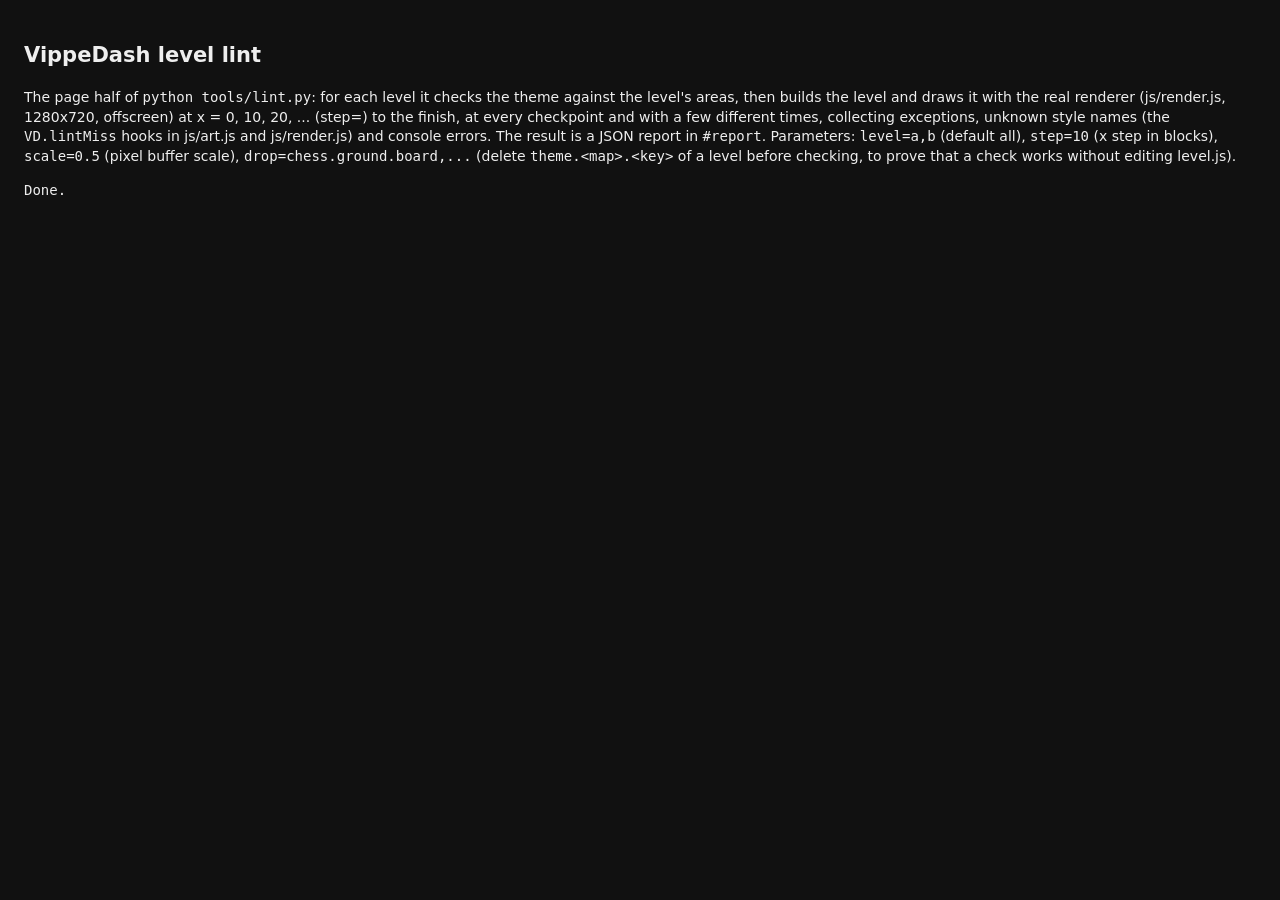
<file: tools/lint.html>
<!doctype html>
<html lang="en">
<head>
<meta charset="utf-8">
<title>VippeDash level lint</title>
<style>
  body { font: 14px/1.4 system-ui, sans-serif; background: #111; color: #eee; padding: 16px; }
  pre { white-space: pre-wrap; }
</style>
</head>
<body>
<h2>VippeDash level lint</h2>
<p>The page half of <code>python tools/lint.py</code>: for each level it checks the theme against the level's areas, then builds
the level and draws it with the real renderer (js/render.js, 1280x720, offscreen) at x = 0, 10, 20, ... (step=) to the finish, at every
checkpoint and with a few different times, collecting exceptions, unknown style names (the <code>VD.lintMiss</code> hooks in
js/art.js and js/render.js) and console errors. The result is a JSON report in <code>#report</code>.
Parameters: <code>level=a,b</code> (default all), <code>step=10</code> (x step in blocks), <code>scale=0.5</code> (pixel buffer scale),
<code>drop=chess.ground.board,...</code> (delete <code>theme.&lt;map&gt;.&lt;key&gt;</code> of a level before checking, to prove
that a check works without editing level.js).</p>
<pre id="out">Running…</pre>
<script src="../js/util.js"></script>
<script src="../js/physics.js"></script>
<script src="../js/level.js"></script>
<script src="../js/art.js"></script>
<script src="../js/horror.js"></script>
<script src="../js/stratus.js"></script>
<script src="../js/render.js"></script>
<script>
(function () {
  const q = new URLSearchParams(location.search);
  const only = q.get('level');
  const onlyIds = only ? only.split(',').map((s) => s.trim()).filter(Boolean) : null;
  const STEP = Math.max(1, +q.get('step') || 5);
  const drops = (q.get('drop') || '').split(',').map((s) => s.trim()).filter(Boolean);
  const Ph = VD.Physics, R = VD.Render, U = VD.U;
  const PX = R.PX, BS = R.BS;

  // ---- console + uncaught errors -------------------------------------------------------------------------
  const consoleErrors = [];
  let phase = 'load';
  const addConsole = (kind, msg) => {
    const key = kind + '|' + msg;
    const e = consoleErrors.find((c) => c.key === key);
    if (e) e.count++;
    else consoleErrors.push({ key, kind, msg, count: 1, phase });
  };
  const shortFile = (f) => (f || '').replace(/^.*[\\/]/, '').replace(/\?.*$/, '');
  window.addEventListener('error', (e) => {
    if (e.target && e.target !== window && (e.target.src || e.target.href)) addConsole('load', 'failed to load ' + shortFile(e.target.src || e.target.href));
    else addConsole('onerror', (e.message || String(e.error)) + (e.filename ? ' (' + shortFile(e.filename) + ':' + e.lineno + ')' : ''));
  }, true);
  window.addEventListener('unhandledrejection', (e) => addConsole('rejection', String(e.reason && e.reason.message || e.reason)));
  const origErr = console.error;
  console.error = function () {
    addConsole('console.error', Array.prototype.map.call(arguments, (a) => (a && a.stack) || String(a)).join(' '));
    return origErr.apply(console, arguments);
  };

  // ---- style-miss hook (js/art.js + js/render.js call VD.lintMiss(kind, name) in their default branches) ----
  // severity: 'error' = the renderer draws nothing / a placeholder; 'warn' = falls back to the generic look
  const MISS_SEV = { deco: 'error', landmark: 'error', ground: 'error', far: 'error', block: 'error', indoor: 'error', corridor: 'error',
    spike: 'warn', half: 'warn', bird: 'warn', water: 'warn', pad: 'warn', orb: 'warn' };
  const MISS_WHAT = {
    deco: 'has no Art.near[] entry, so it is not drawn',
    landmark: 'has no Art.mid[] entry, so it is not drawn',
    ground: 'has no case in drawGround, so no ground is drawn',
    far: 'has no case in the far layer (render.js), so it is not drawn / falls back to pines and birches',
    block: 'has no case in Art.block (nor METRO_BLOCKS / Art.horror.block), so it is drawn as a plain dark placeholder block',
    indoor: 'has no drawing (drawScene falls back to the floorball hall interior)',
    corridor: 'has no case in drawCorridors (falls back to the leafy riverside canopy)',
    spike: 'is not a known spike style (falls back to the plain triangle)',
    half: 'is not used by Art.half (always drawn as the plain shard)',
    bird: 'is not a known bird style (falls back to the crow)',
    water: 'is not a known water style (falls back to plain water)',
    pad: 'is not a known pad colour (drawn yellow)',
    orb: 'is not a known orb colour (drawn yellow)',
  };
  let misses = null; // Map for the level being rendered
  const ctxInfo = { x: 0 };
  VD.lintMiss = function (kind, name) {
    if (!misses) return;
    const key = kind + '\u0000' + name;
    const m = misses.get(key);
    if (m) m.count++;
    else misses.set(key, { kind, name: String(name), count: 1, x: ctxInfo.x, sev: MISS_SEV[kind] || 'error', what: MISS_WHAT[kind] || 'is unknown' });
  };

  // ---- ?drop=level.map.key: remove a theme key, to prove a check catches it ----------------------------------
  const dropped = [];
  for (const spec of drops) {
    const [lv, map, key] = spec.split('.');
    const L = VD.LEVELS.find((l) => l.id === lv);
    if (L && L.theme && L.theme[map] && typeof L.theme[map] === 'object' && key in L.theme[map]) {
      delete L.theme[map][key];
      dropped.push(spec);
    } else dropped.push(spec + ' (NOT FOUND)');
  }

  // ---- theme checks --------------------------------------------------------------------------------------------
  function themeChecks(L, lvl) {
    const out = [];
    const err = (msg) => out.push({ sev: 'error', check: 'theme', msg });
    const warn = (msg) => out.push({ sev: 'warn', check: 'theme', msg });
    const th = L.theme;
    if (!th) return [{ sev: 'error', check: 'theme', msg: 'level has no theme' }];
    const ids = [];
    for (const a of lvl.areas) if (ids.indexOf(a.id) < 0) ids.push(a.id);
    // sky: skyAt() reads SKY[i + 1], so it needs two entries, in increasing x, each with all five fields
    if (!Array.isArray(th.sky) || th.sky.length < 2) err('theme.sky needs at least 2 entries');
    else {
      th.sky.forEach((k, i) => {
        for (const f of ['x', 'top', 'bot', 'far', 'dark', 'sun']) if (k[f] == null) err('theme.sky[' + i + '] has no ' + f);
        if (i && k.x <= th.sky[i - 1].x) err('theme.sky[' + i + '].x is not larger than the entry before it');
      });
    }
    // per-area maps. ground and glow are looked up as map[area.id] with NO default fallback (render.js
    // drawGround / drawObjects); field, far and midFill go through pick(): map[id] if the id is a key, else map.default.
    const noGround = [], noGlow = [], noPick = { field: [], far: [], midFill: [] };
    if (!th.ground || typeof th.ground !== 'object') err('theme.ground is missing (drawGround would crash)');
    if (!th.glow || typeof th.glow !== 'object') err('theme.glow is missing (drawObjects would crash)');
    for (const m of ['field', 'far', 'midFill']) if (!th[m] || typeof th[m] !== 'object') err('theme.' + m + ' is missing (R.build would crash)');
    for (const id of ids) {
      if (th.ground && th.ground[id] === undefined) noGround.push(id);
      if (th.glow && th.glow[id] === undefined) noGlow.push(id);
      for (const m of ['field', 'far', 'midFill']) if (th[m] && typeof th[m] === 'object' && !(id in th[m]) && !('default' in th[m])) noPick[m].push(id);
    }
    if (noGround.length) {
      const msg = "theme.ground has no value for area" + (noGround.length > 1 ? 's' : '') + " '" + noGround.join("', '") +
        "' (drawGround looks up ground[area.id] directly, with no 'default' fallback, so that ground is not drawn)";
      if (th.lanes && noGround.length === ids.length) warn(msg + ' - hidden under the lane road band on this street level, but check it');
      else err(msg);
    }
    if (noGlow.length) warn("theme.glow has no value for area" + (noGlow.length > 1 ? 's' : '') + " '" + noGlow.join("', '") +
      "' (glow is looked up by area id with no 'default' fallback, so hazards there get a plain white outline)");
    for (const m of ['field', 'far', 'midFill']) {
      if (noPick[m].length) warn('theme.' + m + " has no entry for area" + (noPick[m].length > 1 ? 's' : '') + " '" + noPick[m].join("', '") + "' and no 'default'");
    }
    // keys that match no area of the level (typos, leftovers)
    for (const m of ['ground', 'glow', 'field', 'far', 'midFill', 'indoor']) {
      if (!th[m] || typeof th[m] !== 'object') continue;
      const stray = Object.keys(th[m]).filter((k) => k !== 'default' && ids.indexOf(k) < 0);
      if (stray.length) warn('theme.' + m + " has key" + (stray.length > 1 ? 's' : '') + " '" + stray.join("', '") + "' that is no area of this level");
    }
    for (const m of ['mist', 'beams', 'canopy', 'tilt']) {
      if (!th[m]) continue;
      const bad = th[m].filter((k) => ids.indexOf(k) < 0);
      if (bad.length) err('theme.' + m + " lists '" + bad.join("', '") + "' which is no area of this level");
    }
    if (th.train && !(th.train.length === 2 && th.train[0] < th.train[1])) err('theme.train must be [x0, x1]');
    if (!th.song) err('theme.song is missing');
    return out;
  }

  // ---- simulated player / game state for R.draw(G, dt) -------------------------------------------------------
  const cv = document.createElement('canvas');
  // the scene is always laid out in 1280x720 units; ?scale=0.5 only shrinks the pixel buffer it is rasterised into
  const SC = +q.get('scale') || 1;
  cv.width = Math.round(1280 * SC);
  cv.height = Math.round(720 * SC);
  R.cv = cv;
  R.ctx = cv.getContext('2d');
  R.scale = SC;
  R.cssScale = SC;

  function baseG(lvl, def) {
    return {
      state: 'play', clock: 0, camX: -PX, camV: 0, camVT: 0, s: null, vis: { rot: 0, wheel: 0, oT: 0 }, skin: 'red', fps: 60,
      particles: [], flash: 0, shake: 0, hpMax: def.health || 0, hp: def.health || 0, hurt: null, got: new Set(), cpIndex: 0,
      banner: null, attemptText: null, scare: null, debug: false, strobeOn: true, lowHp: false, deadAge: 0, winAge: 0, lvl,
    };
  }
  // a player standing at x, in the mode of the last checkpoint before x (like a run that reached it)
  function playerG(lvl, def, x, t, o) {
    o = o || {};
    const ci = lvl.checkpointAt(x);
    const cp = lvl.checkpoints[ci];
    const s = Ph.spawn(cp);
    s.x = x;
    s.layer = lvl.layerAt(x);
    if (o.lane != null) s.laneP = o.lane;
    const G = baseG(lvl, def);
    G.state = o.state || 'play';
    G.clock = t;
    G.s = s;
    G.cpIndex = ci;
    G.camX = x - PX;
    G.camV = G.camVT = lvl.depthOf(s.layer);
    G.vis.rot = (x * 0.07) % 6.28;
    G.vis.oT = o.oT || 0;
    G.attemptText = { x: cp.x, n: 1, layer: cp.layer };
    const a = lvl.areaAt(x);
    if (a && a.name && x - a.x0 < 12) G.banner = { name: a.name, sub: a.sub, t: 0.5 };
    if (o.scare) G.scare = { kind: o.scare, t: 0.15 };
    if (o.hurt) G.hurt = { n: 10, t: 0.1, x: 0, y: 0 };
    if (o.state === 'dead') G.deadAge = 0.2;
    if (o.state === 'winning' || o.state === 'won') G.winAge = 1;
    return G;
  }
  function menuG(lvl, def, camX, t) {
    const G = baseG(lvl, def);
    G.state = 'menu';
    G.clock = t;
    G.camX = camX;
    G.camV = lvl.depthOf(lvl.layerAt(camX + PX + 2));
    return G;
  }

  function shortStack(err) {
    const lines = String(err && err.stack || '').split('\n').slice(1);
    const frames = [];
    for (const ln of lines) {
      const m = /at (?:(.*?) \()?(?:.*[\\/])?([\w.\-]+\.(?:js|html)):(\d+):\d+\)?/.exec(ln);
      if (!m) continue;
      if (m[2] === 'lint.html' && frames.length) continue;
      frames.push((m[1] ? m[1].replace(/^Object\./, '') + ' ' : '') + m[2] + ':' + m[3]);
      if (frames.length >= 4) break;
    }
    return frames;
  }

  // ---- per level ------------------------------------------------------------------------------------------------
  function lintLevel(L) {
    const rep = { id: L.id, num: L.num, name: L.name, theme: [], misses: [], exceptions: [], frames: 0, ms: 0, finishTime: 0, lengthTime: 0, song: L.theme && L.theme.song, areas: [] };
    const t0 = performance.now();
    let lvl;
    misses = new Map();
    ctxInfo.x = 0;
    phase = L.id + ':build';
    const exc = new Map();
    const addExc = (e, where) => {
      const frames = shortStack(e);
      const msg = String(e && e.message || e);
      const key = msg + '|' + (frames[0] || '');
      let r = exc.get(key);
      if (!r) exc.set(key, (r = { msg, name: e && e.name || 'Error', frames, where: where.what, first: where.x, last: where.x, count: 0, t: where.t }));
      r.count++;
      if (where.x < r.first) r.first = where.x;
      if (where.x > r.last) r.last = where.x;
    };
    try {
      lvl = VD.buildLevel(L.id);
    } catch (e) {
      addExc(e, { what: 'VD.buildLevel', x: 0, t: 0 });
      rep.exceptions = Array.from(exc.values());
      return rep;
    }
    rep.finishTime = Ph.timeAt(lvl, lvl.finishX);
    rep.lengthTime = Ph.timeAt(lvl, lvl.length);
    rep.finishX = lvl.finishX;
    rep.areas = lvl.areas.map((a) => a.id);
    // the field style each area resolves to (pick(): the area's own key, else 'default'), for the check against drawField
    const fm = (L.theme && L.theme.field) || {};
    rep.field_styles = Array.from(new Set(rep.areas.map((id) => (id in fm ? fm[id] : fm.default)).filter((v) => typeof v === 'string')));
    rep.theme = themeChecks(L, lvl);
    try {
      R.build(lvl);
    } catch (e) {
      addExc(e, { what: 'Render.build', x: 0, t: 0 });
      rep.exceptions = Array.from(exc.values());
      return rep;
    }

    const draw = (G, x, what) => {
      ctxInfo.x = x;
      rep.frames++;
      try {
        R.draw(G, 1 / 60);
      } catch (e) {
        addExc(e, { what, x, t: G.clock });
        cv.width = cv.width; // a throw can leave save() calls open: a resize resets the whole context state
      }
    };

    // the run: x = 0, STEP, 2 STEP ... to the finish (+2 for the 'won' pose), each with its own time offset
    phase = L.id + ':draw';
    const offs = [0, 0.37, 1.9, 6.1];
    const xs = [];
    for (let x = 0; x < lvl.finishX + 2; x += STEP) xs.push(x);
    for (const cp of lvl.checkpoints) xs.push(cp.x);
    xs.push(lvl.finishX - 1, lvl.finishX + 2);
    xs.sort((a, b) => a - b);
    const lanes = !!(L.theme && L.theme.lanes);
    xs.forEach((x, i) => {
      const t = Ph.timeAt(lvl, x) + offs[i % offs.length];
      draw(playerG(lvl, L, x, t, { lane: lanes ? i % 2 : null, oT: i % 5 === 0 ? 0.3 : 0, hurt: i % 9 === 4 }), x, 'play');
    });
    // several times at every checkpoint, plus the dead and won poses, so animations run at different phases
    for (const cp of lvl.checkpoints) {
      for (const t of [0, 0.25, 0.8, 2.3, 5.9, 13.7]) draw(playerG(lvl, L, cp.x, t), cp.x, 'play');
      draw(playerG(lvl, L, cp.x, 1.1, { state: 'dead' }), cp.x, 'dead');
    }
    draw(playerG(lvl, L, lvl.finishX + 3, 4.4, { state: 'winning' }), lvl.finishX + 3, 'winning');
    draw(playerG(lvl, L, lvl.finishX + 6, 5.4, { state: 'won' }), lvl.finishX + 6, 'won');
    // jump scares (level 7) at their own x
    for (const sc of lvl.scares) draw(playerG(lvl, L, sc.x, Ph.timeAt(lvl, sc.x), { scare: sc.kind }), sc.x, 'scare ' + sc.kind);
    // the menu's attract mode (no player) along the level
    for (let x = -4, i = 0; x < lvl.finishX - 20; x += 40, i++) draw(menuG(lvl, L, x, Ph.timeAt(lvl, Math.max(0, x)) + offs[i % offs.length]), x, 'menu');

    rep.exceptions = Array.from(exc.values());
    rep.misses = Array.from(misses.values());
    misses = null;
    rep.ms = Math.round(performance.now() - t0);
    return rep;
  }

  // ---- LEVELS entries (checked in Python against css/style.css and audio.js) ---------------------------------------
  function defOf(L) {
    const o = { keys: Object.keys(L) };
    for (const k of ['id', 'num', 'name', 'difficulty', 'diffName', 'reward', 'route', 'winTitle', 'winSub']) o[k] = L[k] == null ? null : L[k];
    o.hasBuild = typeof L.build === 'function';
    o.hasTheme = !!L.theme && typeof L.theme === 'object';
    o.song = L.theme ? L.theme.song || null : null;
    return o;
  }

  setTimeout(function () {
    const report = { step: STEP, dropped, defs: VD.LEVELS.map(defOf), levels: [], console: [] };
    const list = VD.LEVELS.filter((L) => !onlyIds || onlyIds.indexOf(L.id) >= 0);
    report.unknown = (onlyIds || []).filter((id) => !VD.LEVELS.some((L) => L.id === id));
    let i = 0;
    (function next() {
      if (i < list.length) {
        const L = list[i++];
        try {
          report.levels.push(lintLevel(L));
        } catch (e) {
          report.levels.push({ id: L.id, num: L.num, name: L.name, theme: [], misses: [], frames: 0, ms: 0, exceptions: [{ msg: 'lint itself failed: ' + (e && e.message), frames: shortStack(e), where: 'lint', first: 0, last: 0, count: 1 }] });
        }
        setTimeout(next, 0);
        return;
      }
      phase = 'done';
      report.console = consoleErrors.map((c) => ({ kind: c.kind, msg: c.msg, count: c.count, phase: c.phase }));
      const jsonText = JSON.stringify(report).replace(/</g, '\\u003c');
      document.getElementById('out').innerHTML = 'Done.<script type="application/json" id="report">' + jsonText + '<' + '/script>';
    })();
  }, 50);
})();
</script>
</body>
</html>
</file>
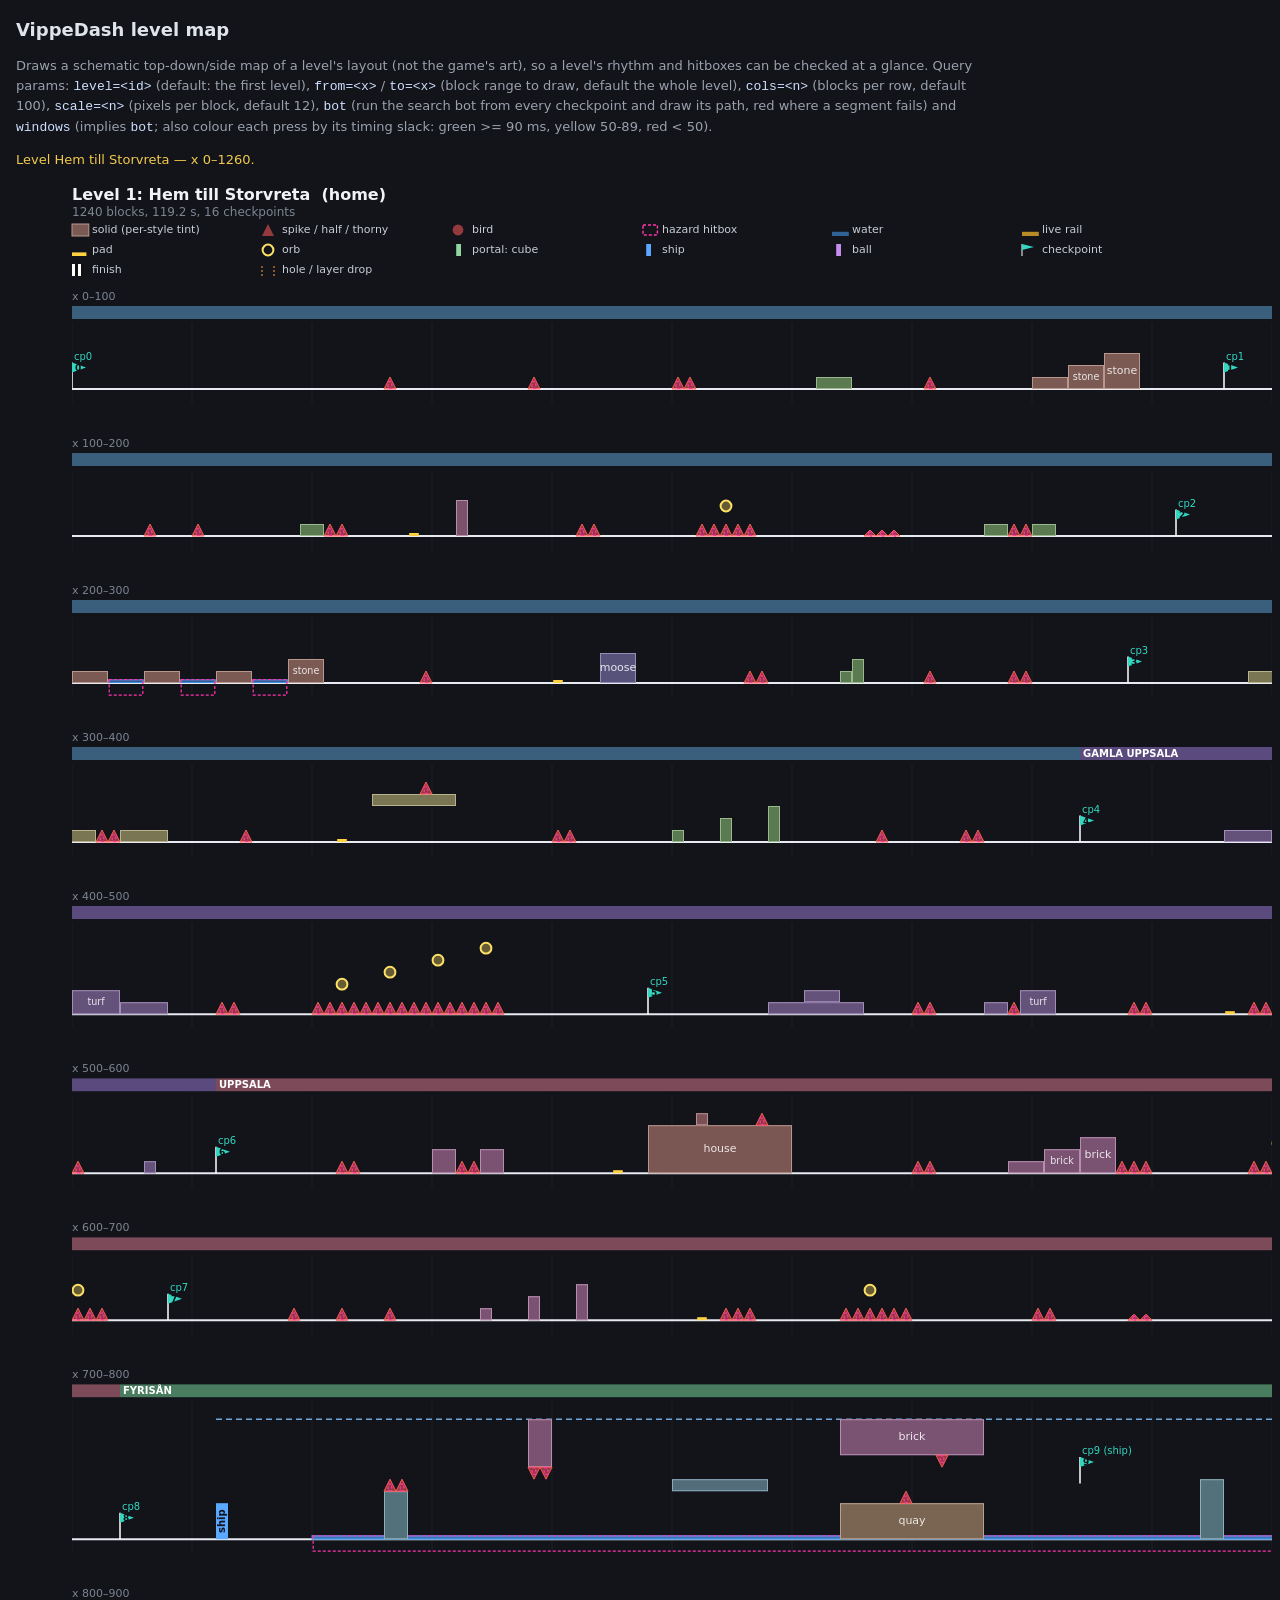
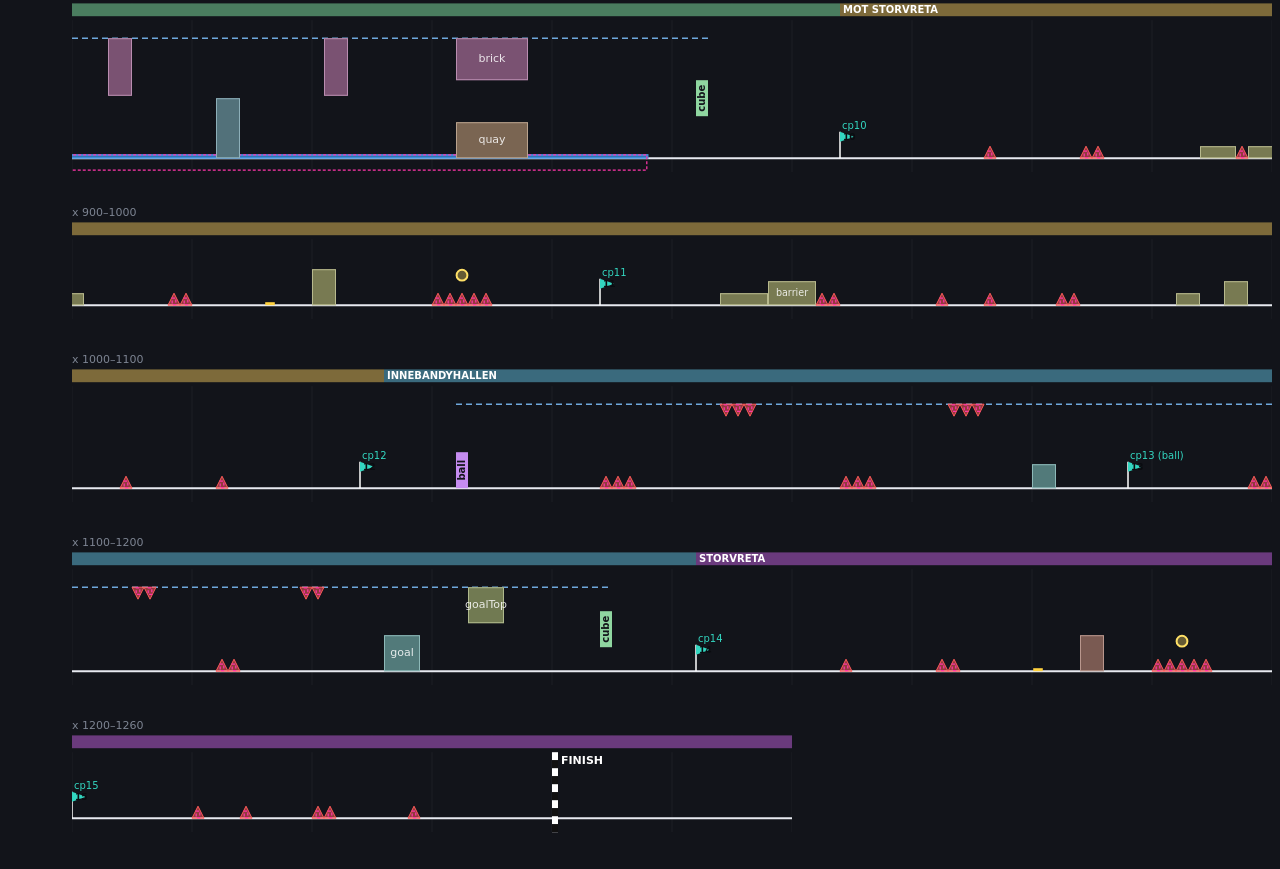
<file: tools/map.html>
<!doctype html>
<html lang="en">
<head>
<meta charset="utf-8">
<title>VippeDash level map</title>
<style>
  html, body { margin: 0; background: #12141a; }
  body { font: 13px/1.5 system-ui, sans-serif; color: #dfe3ea; padding: 16px; }
  h2 { margin: 0 0 6px; font-size: 18px; }
  p.info { max-width: 960px; color: #9aa1ad; }
  p.info code { color: #cfe0ff; }
  #status { color: #f2c94c; margin-bottom: 10px; }
  canvas { display: block; background: #12141a; }
</style>
</head>
<body>
<h2>VippeDash level map</h2>
<p class="info">
  Draws a schematic top-down/side map of a level's layout (not the game's art), so a level's rhythm and
  hitboxes can be checked at a glance. Query params: <code>level=&lt;id&gt;</code> (default: the first
  level), <code>from=&lt;x&gt;</code> / <code>to=&lt;x&gt;</code> (block range to draw, default the whole
  level), <code>cols=&lt;n&gt;</code> (blocks per row, default 100), <code>scale=&lt;n&gt;</code>
  (pixels per block, default 12), <code>bot</code> (run the search bot from every checkpoint and draw its
  path, red where a segment fails) and <code>windows</code> (implies <code>bot</code>; also colour each
  press by its timing slack: green &gt;= 90&nbsp;ms, yellow 50-89, red &lt; 50).
</p>
<div id="status">Building map…</div>
<div id="wrap"></div>
<script src="../js/util.js"></script>
<script src="../js/physics.js"></script>
<script src="../js/level.js"></script>
<script src="../js/solver.js"></script>
<script>
(function () {
  try {
    run();
  } catch (e) {
    document.getElementById('status').textContent = 'Error: ' + e.message;
    document.body.dataset.shotSize = '900x200';
    window.MAP_DONE = true;
    throw e;
  }

  function run() {
    const Ph = VD.Physics;

    // ======================================================================
    // PALETTE
    // ======================================================================
    const COL = {
      bg: '#12141a',
      gridMinor: 'rgba(255,255,255,0.05)',
      gridMajor: 'rgba(255,255,255,0.12)',
      ground: '#e7eaf0',
      ceil: '#6fa8dc',
      text: '#c7ccd6',
      textDim: '#7d8492',
      areaBand: ['#3a5f7d', '#5a4a7d', '#7d4a5a', '#4a7d5f', '#7d6a3a', '#3a6a7d', '#6a3a7d', '#5a7d3a'],
      hazardFill: 'rgba(255,90,90,0.55)',
      hazardStroke: '#ff5a5a',
      hitbox: '#ff33aa',
      movingSweep: 'rgba(255,60,60,0.05)', // faint: the full swept range of a moving hazard (o.mv)
      movingNow: 'rgba(255,60,60,0.8)', // solid: its hitbox at the x the bot's path was passing it
      water: 'rgba(70,150,230,0.6)',
      waterStroke: '#3f8ddb',
      rail: 'rgba(255,190,40,0.7)',
      railStroke: '#e0a41e',
      pad: '#ffd23f',
      orbFill: 'rgba(255,224,102,0.35)',
      orbStroke: '#ffe066',
      portal: { cube: '#8fd6a0', ship: '#5aa8ff', ball: '#c58cf0' },
      checkpoint: '#33d6c0',
      finish: '#ffffff',
      hole: '#ff9d3a',
      botPath: '#22e5ff',
      botFail: '#ff3b3b',
      pressNeutral: '#e8ecf2',
      pressOk: '#3ddc73',
      pressWarn: '#ffcf3d',
      pressBad: '#ff4d4d',
      speedZone: 'rgba(255,180,60,0.14)',
      speedZoneStroke: 'rgba(255,180,60,0.6)',
    };

    // deterministic string -> hue, so each solid `style` gets its own (muted) tint
    function styleHue(style) {
      let h = 0;
      const s = style || 'stone';
      for (let i = 0; i < s.length; i++) h = (h * 31 + s.charCodeAt(i)) >>> 0;
      return h % 360;
    }
    function styleFill(style) { return 'hsl(' + styleHue(style) + ',20%,40%)'; }
    function styleStroke(style) { return 'hsl(' + styleHue(style) + ',24%,64%)'; }

    // ======================================================================
    // PARAMS
    // ======================================================================
    const q = new URLSearchParams(location.search);
    const levelId = q.get('level') || VD.LEVELS[0].id;
    const lvl = VD.buildLevel(levelId);
    const def = VD.levelDef(levelId);
    const fromX = q.has('from') ? +q.get('from') : 0;
    const toX = q.has('to') ? +q.get('to') : lvl.finishX + 20;
    const cols = q.has('cols') ? Math.max(10, +q.get('cols')) : 100;
    const scale = q.has('scale') ? Math.max(2, +q.get('scale')) : 12;
    const showWindows = q.has('windows');
    const showBot = showWindows || q.has('bot');

    // ======================================================================
    // BOT — run the search bot over every checkpoint segment that overlaps the view
    // ======================================================================
    function samplePoint(s) {
      const ph = Ph.boxH(s);
      return { x: s.x, y: s.y + ph / 2, mode: s.mode, layer: s.layer };
    }

    function runBot() {
      const cps = lvl.checkpoints;
      const segs = [];
      for (let i = 0; i < cps.length; i++) {
        const target = i + 1 < cps.length ? cps[i + 1].x + 2 : lvl.finishX + 1;
        if (target < fromX || cps[i].x > toX) continue; // outside the drawn range
        const start = Ph.spawn(cps[i]);
        const res = VD.Solver.solve(lvl, start, target, { k: 4 });
        const hasShip = start.mode === 'ship' || lvl.objs.some((o) => o.t === 'portal' && o.mode === 'ship' && o.x >= cps[i].x && o.x < target);
        const seg = { cp: i, from: cps[i].x, to: target, ok: res.ok, maxX: res.maxX, hasShip, points: [], presses: [], breaks: [] };
        let lastLayer = start.layer;
        // advance one physics step, sample the point and, if a hole just dropped the player onto
        // the next layer, record a compact "break" marker instead of letting the polyline connect
        // the pre-drop and post-drop points (that jump is a raw-y artefact of the drop, not a real
        // 15-block leap upward — see physics.js's `holeAt`/`s.y += hole.shift`)
        const tick = (s, held) => {
          const prevY = seg.points.length ? seg.points[seg.points.length - 1].y : null;
          Ph.step(s, held, lvl, null);
          const p = samplePoint(s);
          if (p.layer !== lastLayer) seg.breaks.push({ x: p.x, y: prevY == null ? p.y : prevY, layer: p.layer });
          lastLayer = p.layer;
          seg.points.push(p);
          return p;
        };
        if (res.ok) {
          const s = Ph.clone(start);
          const K = res.K;
          seg.points.push(samplePoint(s));
          for (let d = 0; d < res.path.length; d++) {
            if (res.path[d] && (d === 0 || !res.path[d - 1])) seg.presses.push({ x: s.x, y: s.y + Ph.boxH(s) / 2 });
            for (let k = 0; k < K; k++) {
              tick(s, res.path[d]);
              if (s.dead) break;
            }
            if (s.dead) break;
          }
          if (showWindows && !hasShip) {
            const w = VD.Solver.analyze(lvl, start, target, res, { maxShift: 8 });
            for (let j = 0; j < seg.presses.length && j < w.length; j++) seg.presses[j].ms = w[j].ms;
          }
        } else {
          // best-effort partial path for a failing segment: solve up to just short of the furthest x
          // reached, replay it, then keep stepping (release) to show how it dies for the report
          let res2 = null;
          const nearTarget = Math.max(start.x + 0.2, res.maxX - 0.15);
          try {
            res2 = VD.Solver.solve(lvl, start, nearTarget, { k: 4, maxNodes: 300000 });
          } catch (e) { res2 = null; }
          const s = Ph.clone(start);
          seg.points.push(samplePoint(s));
          if (res2 && res2.ok) {
            const K = res2.K;
            for (let d = 0; d < res2.path.length && !s.dead; d++) {
              if (res2.path[d] && (d === 0 || !res2.path[d - 1])) seg.presses.push({ x: s.x, y: s.y + Ph.boxH(s) / 2 });
              for (let k = 0; k < K && !s.dead; k++) tick(s, res2.path[d]);
            }
          }
          seg.failFrom = seg.points.length - 1;
          let tries = 0;
          while (!s.dead && s.x < res.maxX + 3 && tries < 3000) {
            tick(s, false);
            tries++;
          }
          seg.fails = true;
          seg.failX = res.maxX;
        }
        segs.push(seg);
      }
      return segs;
    }

    const botSegs = showBot ? runBot() : [];

    // ======================================================================
    // VERTICAL EXTENT — how tall the drawing needs to be, from the objects actually in view
    // ======================================================================
    function topOf(o) {
      if (o.t === 'solid' && o.mv && o.bx0 != null) return o.by1 + o.mv.R; // a Ferris-wheel gondola: its highest roof
      if (o.t === 'solid') return o.y + o.h;
      if (o.t === 'haz') return Math.max(o.y + (o.h || 0), o.hy1);
      if (o.t === 'pad') return o.y + o.h;
      if (o.t === 'orb') return o.cy + 0.6;
      if (o.t === 'portal') return o.y + o.h;
      return (o.y || 0) + 1;
    }
    function botOf(o) {
      if (o.t === 'haz') return Math.min(o.y, o.hy0);
      return o.y || 0;
    }

    // ======================================================================
    // LAYOUT
    // ======================================================================
    const LEFT = 56, RIGHT = 24;
    const RULER_H = 16, AREA_H = 13, ROW_GAP = 30;
    const rowHeaderH = RULER_H + AREA_H + 4;
    const rows = Math.max(1, Math.ceil((toX - fromX) / cols));

    function rowX0(r) { return fromX + r * cols; }
    function rowX1(r) { return Math.min(rowX0(r) + cols, toX); }

    // each row's vertical extent comes from ONLY that row's own content, so a tall excursion
    // in one row (e.g. the long fall inside a hole) doesn't force every other row to reserve
    // that much height too — rows stay only as tall as they need to be
    const rowYTop = [], rowYBot = [];
    for (let r = 0; r < rows; r++) {
      const x0 = rowX0(r), x1 = rowX1(r);
      let top = 4, bot = -1;
      for (const o of lvl.objs) {
        const w = o.w || 1;
        if (o.x + w < x0 || o.x > x1) continue;
        top = Math.max(top, topOf(o));
        bot = Math.min(bot, botOf(o));
      }
      for (const c of lvl.corridors) if (c.x1 > x0 && c.x0 < x1) top = Math.max(top, c.ceil);
      for (const tr of lvl.tracks) if (tr.x1 > x0 && tr.x0 < x1) for (const h of tr.hs) top = Math.max(top, h + 1.5); // cart rails
      for (const cp of lvl.checkpoints) if (cp.x >= x0 && cp.x < x1) top = Math.max(top, (cp.y || 0) + 3, cp.ceil || 0);
      for (const seg of botSegs) for (const p of seg.points) if (p.x >= x0 && p.x < x1) { top = Math.max(top, p.y + 1); bot = Math.min(bot, p.y - 0.5); }
      rowYTop.push(top + 1.5);
      rowYBot.push(bot - 0.5);
    }
    function trackH(r) { return (rowYTop[r] - rowYBot[r]) * scale; }

    // legend items (drawn once, at the top)
    const legendItems = [
      { shape: 'rect', color: styleFill('stone'), stroke: styleStroke('stone'), label: 'solid (per-style tint)' },
      { shape: 'spike', color: COL.hazardFill, label: 'spike / half / thorny' },
      { shape: 'circle', color: COL.hazardFill, label: 'bird' },
      { shape: 'hitbox', label: 'hazard hitbox' },
      { shape: 'strip', color: COL.water, label: 'water' },
      { shape: 'strip', color: COL.rail, label: 'live rail' },
      { shape: 'bar', color: COL.pad, label: 'pad' },
      { shape: 'orb', color: COL.orbStroke, label: 'orb' },
      { shape: 'portal', color: COL.portal.cube, label: 'portal: cube' },
      { shape: 'portal', color: COL.portal.ship, label: 'ship' },
      { shape: 'portal', color: COL.portal.ball, label: 'ball' },
      { shape: 'flag', color: COL.checkpoint, label: 'checkpoint' },
      { shape: 'finishline', label: 'finish' },
      { shape: 'hole', label: 'hole / layer drop' },
    ];
    if (showBot) {
      legendItems.push({ shape: 'path', color: COL.botPath, label: 'bot path' });
      legendItems.push({ shape: 'path', color: COL.botFail, label: 'bot path (fails)' });
      if (showWindows) {
        legendItems.push({ shape: 'dot', color: COL.pressOk, label: 'press >= 90ms slack' });
        legendItems.push({ shape: 'dot', color: COL.pressWarn, label: 'press 50-89ms' });
        legendItems.push({ shape: 'dot', color: COL.pressBad, label: 'press < 50ms' });
      } else {
        legendItems.push({ shape: 'dot', color: COL.pressNeutral, label: 'press starts' });
      }
    }
    if (lvl.objs.some((o) => o.mv)) {
      legendItems.push({ shape: 'strip', color: COL.movingSweep, label: 'moving hazard: swept range' });
      legendItems.push({ shape: 'rect', color: COL.movingNow, stroke: COL.hazardStroke, label: 'moving hazard @ bot pass' });
    }

    const contentW = cols * scale;
    const canvasW = LEFT + contentW + RIGHT;
    const TITLE_H = 40;
    // wrap the legend to the canvas width
    const legendItemW = 190, legendRowH = 20;
    const perRow = Math.max(1, Math.floor((canvasW - LEFT) / legendItemW));
    const legendRows = Math.ceil(legendItems.length / perRow);
    const LEGEND_H = legendRows * legendRowH + 10;
    const contentTop = TITLE_H + LEGEND_H;

    // cumulative pixel offset of each row's top (rows can have different heights, see rowYTop/rowYBot)
    const rowOffsetY = [];
    let accY = contentTop;
    for (let r = 0; r < rows; r++) {
      rowOffsetY.push(accY);
      accY += rowHeaderH + trackH(r) + ROW_GAP;
    }
    const canvasH = accY - ROW_GAP + 20;

    // ======================================================================
    // CANVAS
    // ======================================================================
    const canvas = document.createElement('canvas');
    canvas.width = Math.max(400, Math.round(canvasW));
    canvas.height = Math.max(200, Math.round(canvasH));
    document.getElementById('wrap').appendChild(canvas);
    const ctx = canvas.getContext('2d');
    ctx.fillStyle = COL.bg;
    ctx.fillRect(0, 0, canvas.width, canvas.height);

    // ---- title ----
    ctx.fillStyle = '#f0f2f6';
    ctx.font = 'bold 16px system-ui, sans-serif';
    ctx.textBaseline = 'alphabetic';
    ctx.fillText('Level ' + def.num + ': ' + def.name + '  (' + def.id + ')', LEFT, 20);
    ctx.fillStyle = COL.textDim;
    ctx.font = '12px system-ui, sans-serif';
    const lenS = Ph.timeAt(lvl, lvl.finishX).toFixed(1);
    let info = lvl.finishX + ' blocks, ' + lenS + ' s, ' + lvl.checkpoints.length + ' checkpoints';
    if (lvl.speeds.length) info += '  —  ' + lvl.speeds.length + ' speed zone(s)';
    if (fromX !== 0 || toX !== lvl.finishX + 20) info += '  —  showing x ' + fromX + '–' + toX;
    if (showBot) {
      const okN = botSegs.filter((s) => s.ok).length;
      info += '  —  bot: ' + okN + '/' + botSegs.length + ' segment(s) beatable';
      if (okN < botSegs.length) info += '  —  SEE FAILURES BELOW';
    }
    ctx.fillText(info, LEFT, 36);

    // ---- legend ----
    function legendIcon(shape, x, y, color, stroke) {
      const s = 12;
      ctx.save();
      if (shape === 'rect') {
        ctx.fillStyle = color; ctx.fillRect(x, y - s, s * 1.4, s);
        ctx.strokeStyle = stroke || color; ctx.strokeRect(x, y - s, s * 1.4, s);
      } else if (shape === 'spike') {
        ctx.fillStyle = color;
        ctx.beginPath(); ctx.moveTo(x + s * 0.5, y - s); ctx.lineTo(x, y); ctx.lineTo(x + s, y); ctx.closePath(); ctx.fill();
      } else if (shape === 'circle') {
        ctx.fillStyle = color;
        ctx.beginPath(); ctx.arc(x + s * 0.5, y - s * 0.5, s * 0.45, 0, 7); ctx.fill();
      } else if (shape === 'hitbox') {
        ctx.strokeStyle = COL.hitbox; ctx.setLineDash([3, 2]); ctx.lineWidth = 1.5;
        ctx.strokeRect(x + 1, y - s + 1, s * 1.2, s - 2);
        ctx.setLineDash([]);
      } else if (shape === 'strip') {
        ctx.fillStyle = color; ctx.fillRect(x, y - s * 0.35, s * 1.4, s * 0.35);
      } else if (shape === 'bar') {
        ctx.fillStyle = color; ctx.fillRect(x, y - s * 0.3, s * 1.2, s * 0.3);
      } else if (shape === 'orb') {
        ctx.strokeStyle = color; ctx.lineWidth = 2;
        ctx.beginPath(); ctx.arc(x + s * 0.5, y - s * 0.5, s * 0.45, 0, 7); ctx.stroke();
      } else if (shape === 'portal') {
        ctx.fillStyle = color; ctx.fillRect(x + s * 0.35, y - s, s * 0.4, s);
      } else if (shape === 'flag') {
        ctx.strokeStyle = '#fff'; ctx.beginPath(); ctx.moveTo(x, y); ctx.lineTo(x, y - s); ctx.stroke();
        ctx.fillStyle = color; ctx.beginPath(); ctx.moveTo(x, y - s); ctx.lineTo(x + s, y - s * 0.75); ctx.lineTo(x, y - s * 0.5); ctx.closePath(); ctx.fill();
      } else if (shape === 'finishline') {
        for (let i = 0; i < 4; i++) { ctx.fillStyle = i % 2 ? '#111' : '#fff'; ctx.fillRect(x + i * 3, y - s, 3, s); }
      } else if (shape === 'hole') {
        ctx.strokeStyle = COL.hole; ctx.setLineDash([2, 2]);
        ctx.beginPath(); ctx.moveTo(x, y); ctx.lineTo(x, y - s); ctx.moveTo(x + s, y); ctx.lineTo(x + s, y - s); ctx.stroke();
        ctx.setLineDash([]);
      } else if (shape === 'path') {
        ctx.strokeStyle = color; ctx.lineWidth = 2;
        ctx.beginPath(); ctx.moveTo(x, y - 2); ctx.lineTo(x + s * 0.7, y - s + 2); ctx.lineTo(x + s * 1.4, y - 3); ctx.stroke();
      } else if (shape === 'dot') {
        ctx.fillStyle = color; ctx.beginPath(); ctx.arc(x + s * 0.5, y - s * 0.5, 4, 0, 7); ctx.fill();
      }
      ctx.restore();
    }
    let lx = LEFT, ly = TITLE_H + 16, col0 = 0;
    for (const item of legendItems) {
      if (col0 >= perRow) { col0 = 0; lx = LEFT; ly += legendRowH; }
      legendIcon(item.shape, lx, ly, item.color, item.stroke);
      ctx.fillStyle = COL.text;
      ctx.font = '11px system-ui, sans-serif';
      ctx.fillText(item.label, lx + 20, ly - 3);
      lx += legendItemW; col0++;
    }

    // ======================================================================
    // PER-ROW DRAWING
    // ======================================================================
    function rowTopY(r) { return rowOffsetY[r]; }
    function trackTopY(r) { return rowTopY(r) + rowHeaderH; }
    function xPix(x, x0) { return LEFT + (x - x0) * scale; }
    function yPix(y, r) { return trackTopY(r) + (rowYTop[r] - y) * scale; }

    function drawHitboxOutline(o, x0, r) {
      ctx.save();
      ctx.strokeStyle = COL.hitbox;
      ctx.lineWidth = 1.25;
      ctx.setLineDash([3, 2]);
      const px0 = xPix(o.hx0, x0), px1 = xPix(o.hx1, x0);
      const py0 = yPix(o.hy1, r), py1 = yPix(o.hy0, r); // hy1 (top, larger world y) -> smaller pixel y
      ctx.strokeRect(px0, py0, px1 - px0, py1 - py0);
      ctx.restore();
    }

    function triSpike(x0, r, ox0, ox1, baseY, tipY, color) {
      const xl = xPix(ox0, x0), xr = xPix(ox1, x0);
      const yb = yPix(baseY, r), yt = yPix(tipY, r);
      ctx.fillStyle = color;
      ctx.strokeStyle = COL.hazardStroke;
      ctx.lineWidth = 1;
      ctx.beginPath();
      ctx.moveTo((xl + xr) / 2, yt);
      ctx.lineTo(xl, yb);
      ctx.lineTo(xr, yb);
      ctx.closePath();
      ctx.fill();
      ctx.stroke();
    }

    function drawObj(o, x0, x1, r) {
      if (o.t === 'solid' && o.mv && o.bx0 != null) return; // drawn by drawGondola
      if (o.t === 'solid') {
        const px = xPix(o.x, x0), py = yPix(o.y + o.h, r);
        const w = o.w * scale, h = o.h * scale;
        ctx.fillStyle = styleFill(o.style);
        ctx.strokeStyle = styleStroke(o.style);
        ctx.lineWidth = 1;
        ctx.fillRect(px, py, w, h);
        ctx.strokeRect(px + 0.5, py + 0.5, w - 1, h - 1);
        const cx = o.x + o.w / 2;
        if (cx >= x0 && cx < x1 && w > 30 && h > 12) {
          ctx.fillStyle = 'rgba(255,255,255,0.85)';
          ctx.font = Math.min(11, h * 0.4) + 'px system-ui, sans-serif';
          ctx.textAlign = 'center';
          ctx.fillText(o.style, xPix(cx, x0), py + h / 2 + 3);
          ctx.textAlign = 'left';
        }
      } else if (o.t === 'haz') {
        const kind = o.kind;
        if (kind === 'water' || kind === 'rail') {
          const px = xPix(o.x, x0);
          ctx.fillStyle = kind === 'water' ? COL.water : COL.rail;
          ctx.strokeStyle = kind === 'water' ? COL.waterStroke : COL.railStroke;
          const py = yPix(o.h, r), h = o.h * scale;
          ctx.fillRect(px, py, o.w * scale, h);
          ctx.strokeRect(px + 0.5, py + 0.5, o.w * scale - 1, Math.max(1, h - 1));
        } else if (kind === 'spike') {
          triSpike(x0, r, o.x, o.x + o.w, o.y, o.y + o.h, COL.hazardFill);
        } else if (kind === 'half') {
          triSpike(x0, r, o.x, o.x + o.w, o.y, o.y + o.h, COL.hazardFill);
        } else if (kind === 'spikeDown') {
          triSpike(x0, r, o.x, o.x + o.w, o.y + o.h, o.y, COL.hazardFill);
        } else if (kind === 'bird') {
          const cx = xPix(o.x + o.w / 2, x0), cy = yPix(o.y + o.h / 2, r);
          ctx.fillStyle = COL.hazardFill;
          ctx.strokeStyle = COL.hazardStroke;
          ctx.beginPath(); ctx.arc(cx, cy, o.w * scale * 0.4, 0, Math.PI * 2); ctx.fill(); ctx.stroke();
        } else {
          // thorny, croc jaws, snapper and anything else: a plain red block
          const px = xPix(o.x, x0), py = yPix(o.y + o.h, r);
          ctx.fillStyle = COL.hazardFill;
          ctx.strokeStyle = COL.hazardStroke;
          ctx.fillRect(px, py, o.w * scale, o.h * scale);
          ctx.strokeRect(px + 0.5, py + 0.5, o.w * scale - 1, o.h * scale - 1);
        }
        drawHitboxOutline(o, x0, r);
      } else if (o.t === 'pad') {
        const px = xPix(o.x, x0), py = yPix(o.y + o.h, r);
        ctx.fillStyle = COL.pad;
        ctx.fillRect(px, py, o.w * scale, o.h * scale);
      } else if (o.t === 'orb') {
        const cx = xPix(o.cx, x0), cy = yPix(o.cy, r);
        ctx.strokeStyle = COL.orbStroke;
        ctx.fillStyle = COL.orbFill;
        ctx.lineWidth = 2;
        ctx.beginPath(); ctx.arc(cx, cy, 0.45 * scale, 0, Math.PI * 2); ctx.fill(); ctx.stroke();
      } else if (o.t === 'portal') {
        const px = xPix(o.x, x0), py = yPix(o.y + o.h, r);
        ctx.fillStyle = COL.portal[o.mode] || '#aaa';
        ctx.fillRect(px, py, o.w * scale, o.h * scale);
        ctx.save();
        ctx.fillStyle = '#12141a';
        ctx.font = 'bold 10px system-ui, sans-serif';
        ctx.translate(px + o.w * scale / 2, py + o.h * scale / 2);
        ctx.rotate(-Math.PI / 2);
        ctx.textAlign = 'center';
        ctx.fillText(o.mode, 0, 3);
        ctx.restore();
      }
    }

    // ---- level 4: moving hazards (o.mv) ----
    // the bot point whose x is closest to targetX, across every drawn segment (or null if none is close)
    function closestBotPoint(targetX, maxDist) {
      let best = null, bestD = Infinity;
      for (const seg of botSegs) {
        for (const p of seg.points) {
          const d = Math.abs(p.x - targetX);
          if (d < bestD) { bestD = d; best = p; }
        }
      }
      return best && bestD <= maxDist ? best : null;
    }
    // x values to sample moveOf() at, to trace out a moving hazard's whole swept range: one full period
    // for the periodic types (bob/pop/swing), or the fall/rise window for a 'drop'
    function sweepSamples(o) {
      const mv = o.mv, xs = [];
      if (mv.type === 'drop') {
        const xa = o.x - mv.trigger, xb = xa + mv.fall;
        for (let i = 0; i <= 24; i++) xs.push(xa + (xb - xa) * (i / 24));
      } else if (mv.type === 'roll') {
        // a rolling barrel: its whole path, from `max` blocks ahead to 4 blocks behind its meeting point
        for (let i = 0; i <= 24; i++) xs.push(mv.bx - 4 + (mv.max + 4) * (i / 24));
      } else {
        const period = 4 * mv.beats, cx = (o.hx0 + o.hx1) / 2;
        for (let i = 0; i <= 24; i++) xs.push(cx - period / 2 + period * (i / 24));
      }
      return xs;
    }
    function drawMovingOverlay(o, x0, x1, r) {
      // faint: the full swept range, sampled across its cycle
      ctx.save();
      ctx.fillStyle = COL.movingSweep;
      for (const xs of sweepSamples(o)) {
        const mo = Ph.moveOf(o, xs);
        const hx0 = o.hx0 + mo.dx, hx1 = o.hx1 + mo.dx, hy0 = o.hy0 + mo.dy, hy1 = o.hy1 + mo.dy;
        const px0 = xPix(hx0, x0), px1 = xPix(hx1, x0), py0 = yPix(hy1, r), py1 = yPix(hy0, r);
        ctx.fillRect(px0, py0, px1 - px0, py1 - py0);
      }
      ctx.restore();
      // solid: its hitbox at the exact x the bot's path was passing when it could have touched this hazard
      if (showBot) {
        const bp = closestBotPoint((o.hx0 + o.hx1) / 2, 3);
        if (bp) {
          const mo = Ph.moveOf(o, bp.x);
          const hx0 = o.hx0 + mo.dx, hx1 = o.hx1 + mo.dx, hy0 = o.hy0 + mo.dy, hy1 = o.hy1 + mo.dy;
          const px0 = xPix(hx0, x0), px1 = xPix(hx1, x0), py0 = yPix(hy1, r), py1 = yPix(hy0, r);
          ctx.save();
          ctx.fillStyle = COL.movingNow;
          ctx.strokeStyle = COL.hazardStroke;
          ctx.lineWidth = 1.5;
          ctx.fillRect(px0, py0, px1 - px0, py1 - py0);
          ctx.strokeRect(px0, py0, px1 - px0, py1 - py0);
          ctx.restore();
        }
      }
    }

    // Nöjesparken: a Ferris-wheel gondola (a solid with a box that circles the wheel). Faint: the roofs it passes
    // through in one turn; solid: where it is when the bot passes the wheel's centre.
    function drawGondola(o, x0, x1, r) {
      const mv = o.mv, period = 4 * mv.beats, box = (dx, dy) => [xPix(o.bx0 + dx, x0), yPix(o.by1 + dy, r), (o.bx1 - o.bx0) * scale, (o.by1 - o.by0) * scale];
      ctx.save();
      ctx.fillStyle = 'rgba(255,60,60,0.22)';
      for (let i = 0; i < 32; i++) {
        const mo = Ph.moveOf(o, mv.cx - period / 2 + period * (i / 32));
        const b = box(mo.dx, mo.dy);
        ctx.fillRect(b[0], b[1], b[2], 3);
      }
      ctx.restore();
      if (showBot) {
        for (const dxp of [-6, -3, 0, 3, 6]) {
          const bp = closestBotPoint(mv.cx + dxp, 1.6);
          if (!bp) continue;
          const mo = Ph.moveOf(o, bp.x), b = box(mo.dx, mo.dy);
          ctx.save();
          ctx.fillStyle = COL.movingNow;
          ctx.strokeStyle = COL.hazardStroke;
          ctx.lineWidth = 1;
          ctx.globalAlpha = 0.55;
          ctx.fillRect(b[0], b[1], b[2], b[3]);
          ctx.strokeRect(b[0], b[1], b[2], b[3]);
          ctx.restore();
        }
      }
    }

    function drawRow(r) {
      const x0 = rowX0(r), x1 = rowX1(r);
      const top = rowTopY(r), track = trackTopY(r);

      // row label
      ctx.fillStyle = COL.textDim;
      ctx.font = '11px system-ui, sans-serif';
      ctx.textAlign = 'left';
      ctx.fillText('x ' + x0.toFixed(0) + '–' + x1.toFixed(0), LEFT, top + 10);

      // clip everything else in this row to its own band, so objects that straddle a row
      // wrap (a long train, water strip, rail or corridor) are simply cut at the edge
      ctx.save();
      ctx.beginPath();
      ctx.rect(LEFT, top + RULER_H, (x1 - x0) * scale, AREA_H + trackH(r));
      ctx.clip();

      // ---- area band ----
      for (const a of lvl.areas) {
        if (a.x1 <= x0 || a.x0 >= x1) continue;
        const segX0 = Math.max(a.x0, x0), segX1 = Math.min(a.x1, x1);
        ctx.fillStyle = COL.areaBand[a.index % COL.areaBand.length];
        ctx.fillRect(xPix(segX0, x0), top + RULER_H, (segX1 - segX0) * scale, AREA_H);
        if (a.x0 >= x0 && a.x0 < x1) {
          ctx.fillStyle = '#fff';
          ctx.font = 'bold 10px system-ui, sans-serif';
          ctx.fillText(a.name, xPix(a.x0, x0) + 3, top + RULER_H + AREA_H - 3);
        }
      }

      // ---- speed zones (Stratusvägen's real speed-up — see Builder.speed()) ----
      for (const z of lvl.speeds) {
        if (z.x1 <= x0 || z.x0 >= x1) continue;
        const segX0 = Math.max(z.x0, x0), segX1 = Math.min(z.x1, x1);
        const zx = xPix(segX0, x0), zw = (segX1 - segX0) * scale;
        ctx.fillStyle = COL.speedZone;
        ctx.fillRect(zx, track, zw, trackH(r));
        ctx.strokeStyle = COL.speedZoneStroke;
        ctx.setLineDash([4, 3]);
        ctx.lineWidth = 1;
        ctx.strokeRect(zx + 0.5, track + 0.5, zw - 1, trackH(r) - 1);
        ctx.setLineDash([]);
        if (z.x0 >= x0 && z.x0 < x1) {
          ctx.fillStyle = COL.speedZoneStroke;
          ctx.font = '9px system-ui, sans-serif';
          ctx.fillText(z.mult + 'x speed', zx + 3, track + 10);
        }
      }

      // ---- x ruler (drawn in the RULER_H strip, above the area band) ----
      ctx.strokeStyle = COL.gridMajor;
      ctx.fillStyle = COL.textDim;
      ctx.font = '9px system-ui, sans-serif';
      for (let x = Math.ceil(x0 / 5) * 5; x <= x1; x += 5) {
        const px = xPix(x, x0);
        const major = x % 10 === 0;
        ctx.beginPath();
        ctx.moveTo(px, top + RULER_H - (major ? 8 : 5));
        ctx.lineTo(px, top + RULER_H);
        ctx.stroke();
        if (major) ctx.fillText(String(x), px + 2, top + RULER_H - 8);
      }

      // ---- vertical gridlines through the track (every 10 blocks) ----
      ctx.strokeStyle = COL.gridMinor;
      for (let x = Math.ceil(x0 / 10) * 10; x <= x1; x += 10) {
        const px = xPix(x, x0);
        ctx.beginPath(); ctx.moveTo(px, track); ctx.lineTo(px, track + trackH(r)); ctx.stroke();
      }

      // ---- ceiling lines (corridors: ship/ball sections) ----
      ctx.strokeStyle = COL.ceil;
      ctx.setLineDash([6, 4]);
      ctx.lineWidth = 1.5;
      for (const c of lvl.corridors) {
        if (c.x1 <= x0 || c.x0 >= x1) continue;
        const segX0 = Math.max(c.x0, x0), segX1 = Math.min(c.x1, x1);
        const py = yPix(c.ceil, r);
        ctx.beginPath(); ctx.moveTo(xPix(segX0, x0), py); ctx.lineTo(xPix(segX1, x0), py); ctx.stroke();
      }
      ctx.setLineDash([]);

      // ---- ground line, broken at holes ----
      const drops = lvl.drops.filter((d) => d.x1 > x0 && d.x0 < x1).sort((a, b) => a.x0 - b.x0);
      ctx.strokeStyle = COL.ground;
      ctx.lineWidth = 2;
      let gx = x0;
      for (const d of drops) {
        const segEnd = Math.max(x0, Math.min(d.x0, x1));
        if (segEnd > gx) {
          ctx.beginPath(); ctx.moveTo(xPix(gx, x0), yPix(0, r)); ctx.lineTo(xPix(segEnd, x0), yPix(0, r)); ctx.stroke();
        }
        gx = Math.min(d.x1, x1);
        // mark the drop: dashed orange edges + a label
        ctx.save();
        ctx.strokeStyle = COL.hole;
        ctx.setLineDash([3, 3]);
        const dx0 = xPix(Math.max(d.x0, x0), x0), dx1 = xPix(Math.min(d.x1, x1), x0);
        ctx.beginPath(); ctx.moveTo(dx0, track); ctx.lineTo(dx0, track + trackH(r)); ctx.moveTo(dx1, track); ctx.lineTo(dx1, track + trackH(r)); ctx.stroke();
        ctx.setLineDash([]);
        if (d.x0 >= x0 && d.x0 < x1) {
          ctx.fillStyle = COL.hole;
          ctx.font = 'bold 11px system-ui, sans-serif';
          ctx.fillText('↓ layer ' + (d.layer + 1), dx0 + 3, track + 12);
        }
        ctx.restore();
      }
      if (gx < x1) {
        ctx.beginPath(); ctx.moveTo(xPix(gx, x0), yPix(0, r)); ctx.lineTo(xPix(x1, x0), yPix(0, r)); ctx.stroke();
      }

      // ---- gameplay objects ----
      for (const o of lvl.objs) {
        const w = o.w || 1;
        if (o.x + w <= x0 || o.x >= x1) continue;
        drawObj(o, x0, x1, r);
        if (o.mv) { if (o.t === 'solid') drawGondola(o, x0, x1, r); else drawMovingOverlay(o, x0, x1, r); }
      }

      // ---- cart rails (Nöjesparken's log flume / roller coaster): the rail height, with its gaps left out ----
      for (const tr of lvl.tracks) {
        if (tr.x1 <= x0 || tr.x0 >= x1) continue;
        ctx.strokeStyle = tr.style === 'flume' ? '#c58a4a' : '#e0524a';
        ctx.lineWidth = 3;
        let pen = false;
        for (let x = Math.max(tr.x0, x0); x <= Math.min(tr.x1, x1); x += 0.25) {
          const h = Ph.trackHeight(lvl, x);
          if (h === null) { if (pen) ctx.stroke(); pen = false; continue; }
          const px = xPix(x, x0), py = yPix(h, r);
          if (!pen) { ctx.beginPath(); ctx.moveTo(px, py); pen = true; } else ctx.lineTo(px, py);
        }
        ctx.stroke();
        ctx.lineWidth = 1;
      }

      // ---- loop-the-loop zones (graphics only) ----
      for (const lp of lvl.loops) {
        if (lp.x1 <= x0 || lp.x0 >= x1) continue;
        ctx.fillStyle = 'rgba(255,225,74,0.12)';
        ctx.fillRect(xPix(Math.max(lp.x0, x0), x0), track, (Math.min(lp.x1, x1) - Math.max(lp.x0, x0)) * scale, trackH(r));
        if (lp.x0 >= x0 && lp.x0 < x1) {
          ctx.fillStyle = '#ffe14a';
          ctx.font = '9px system-ui, sans-serif';
          ctx.fillText('loop', xPix(lp.x0, x0) + 3, track + 10);
        }
      }

      // ---- checkpoints ----
      for (const cp of lvl.checkpoints) {
        if (cp.x < x0 || cp.x >= x1) continue;
        const px = xPix(cp.x, x0);
        const baseY = yPix(cp.y || 0, r);
        const topY = yPix((cp.y || 0) + 2.2, r);
        ctx.strokeStyle = '#fff';
        ctx.lineWidth = 1.5;
        ctx.beginPath(); ctx.moveTo(px, baseY); ctx.lineTo(px, topY); ctx.stroke();
        ctx.fillStyle = COL.checkpoint;
        ctx.beginPath();
        ctx.moveTo(px, topY);
        ctx.lineTo(px + 14, topY + 5);
        ctx.lineTo(px, topY + 10);
        ctx.closePath();
        ctx.fill();
        ctx.fillStyle = '#0a0c10';
        ctx.font = 'bold 9px system-ui, sans-serif';
        ctx.fillText(String(cp.index), px + 3, topY + 8);
        ctx.fillStyle = COL.checkpoint;
        ctx.font = '10px system-ui, sans-serif';
        const modeTag = cp.mode !== 'cube' ? ' (' + cp.mode + ')' : '';
        ctx.fillText('cp' + cp.index + modeTag, px + 2, topY - 3);
      }

      // ---- finish ----
      if (lvl.finishX >= x0 && lvl.finishX < x1) {
        const px = xPix(lvl.finishX, x0);
        for (let i = 0; i < Math.ceil(trackH(r) / 8); i++) {
          ctx.fillStyle = i % 2 ? '#111' : '#fff';
          ctx.fillRect(px, track + i * 8, 6, 8);
        }
        ctx.fillStyle = '#fff';
        ctx.font = 'bold 11px system-ui, sans-serif';
        ctx.fillText('FINISH', px + 9, track + 12);
      }

      // ---- bot path ----
      if (showBot) {
        for (const seg of botSegs) {
          const pts = seg.points;
          ctx.lineWidth = 2;
          for (let i = 1; i < pts.length; i++) {
            const p0 = pts[i - 1], p1 = pts[i];
            if (p1.x < x0 || p0.x >= x1) continue;
            if (p0.layer !== p1.layer) continue; // a hole dropped the player a layer: see seg.breaks below, not a real vertical leap
            const failing = seg.fails && seg.failFrom != null && i > seg.failFrom;
            ctx.strokeStyle = failing ? COL.botFail : COL.botPath;
            ctx.beginPath(); ctx.moveTo(xPix(p0.x, x0), yPix(p0.y, r)); ctx.lineTo(xPix(p1.x, x0), yPix(p1.y, r)); ctx.stroke();
          }
          // compact marker where the bot's path drops through a hole to the next layer
          for (const brk of seg.breaks) {
            if (brk.x < x0 || brk.x >= x1) continue;
            const px = xPix(brk.x, x0), py = yPix(brk.y, r);
            ctx.save();
            ctx.strokeStyle = COL.hole;
            ctx.lineWidth = 1.5;
            ctx.setLineDash([3, 2]);
            ctx.beginPath(); ctx.moveTo(px, py); ctx.lineTo(px, py + 14); ctx.stroke();
            ctx.setLineDash([]);
            ctx.beginPath(); ctx.moveTo(px - 3, py + 9); ctx.lineTo(px, py + 15); ctx.lineTo(px + 3, py + 9); ctx.stroke();
            ctx.fillStyle = COL.hole;
            ctx.font = 'bold 10px system-ui, sans-serif';
            ctx.fillText('falls to layer ' + brk.layer, px + 6, py + 12);
            ctx.restore();
          }
          for (let i = 0; i < seg.presses.length; i++) {
            const p = seg.presses[i];
            if (p.x < x0 || p.x >= x1) continue;
            let color = COL.pressNeutral;
            if (showWindows && p.ms != null) color = p.ms >= 90 ? COL.pressOk : p.ms >= 50 ? COL.pressWarn : COL.pressBad;
            ctx.fillStyle = color;
            ctx.beginPath(); ctx.arc(xPix(p.x, x0), yPix(p.y, r), 3.5, 0, Math.PI * 2); ctx.fill();
            if (showWindows && p.ms != null && p.ms < 90) {
              ctx.fillStyle = color;
              ctx.font = '9px system-ui, sans-serif';
              ctx.fillText(p.ms + 'ms', xPix(p.x, x0) + 5, yPix(p.y, r) - 4);
            }
          }
          if (seg.fails && seg.failX >= x0 && seg.failX < x1) {
            const px = xPix(seg.failX, x0);
            ctx.strokeStyle = COL.botFail;
            ctx.setLineDash([2, 2]);
            ctx.beginPath(); ctx.moveTo(px, track); ctx.lineTo(px, track + trackH(r)); ctx.stroke();
            ctx.setLineDash([]);
            ctx.fillStyle = COL.botFail;
            ctx.font = 'bold 11px system-ui, sans-serif';
            ctx.fillText('FAILS here (cp' + seg.cp + ')', px + 4, track + 24);
          }
        }
      }

      ctx.restore(); // end clip
    }

    for (let r = 0; r < rows; r++) drawRow(r);

    // ======================================================================
    // DONE — tell shot.py how big the page is
    // ======================================================================
    // measure the real page size (HTML text above the canvas + the canvas itself), rather than
    // guessing the preamble's height, so nothing at the bottom of a tall map gets clipped
    document.body.dataset.shotSize = document.documentElement.scrollWidth + 'x' + document.documentElement.scrollHeight;
    document.getElementById('status').textContent =
      'Level ' + def.name + ' — x ' + fromX + '–' + toX + (showBot ? ', bot path drawn' : '') + (showWindows ? ' with timing windows' : '') + '.';
    window.MAP_DONE = true;
  }
})();
</script>
</body>
</html>
</file>
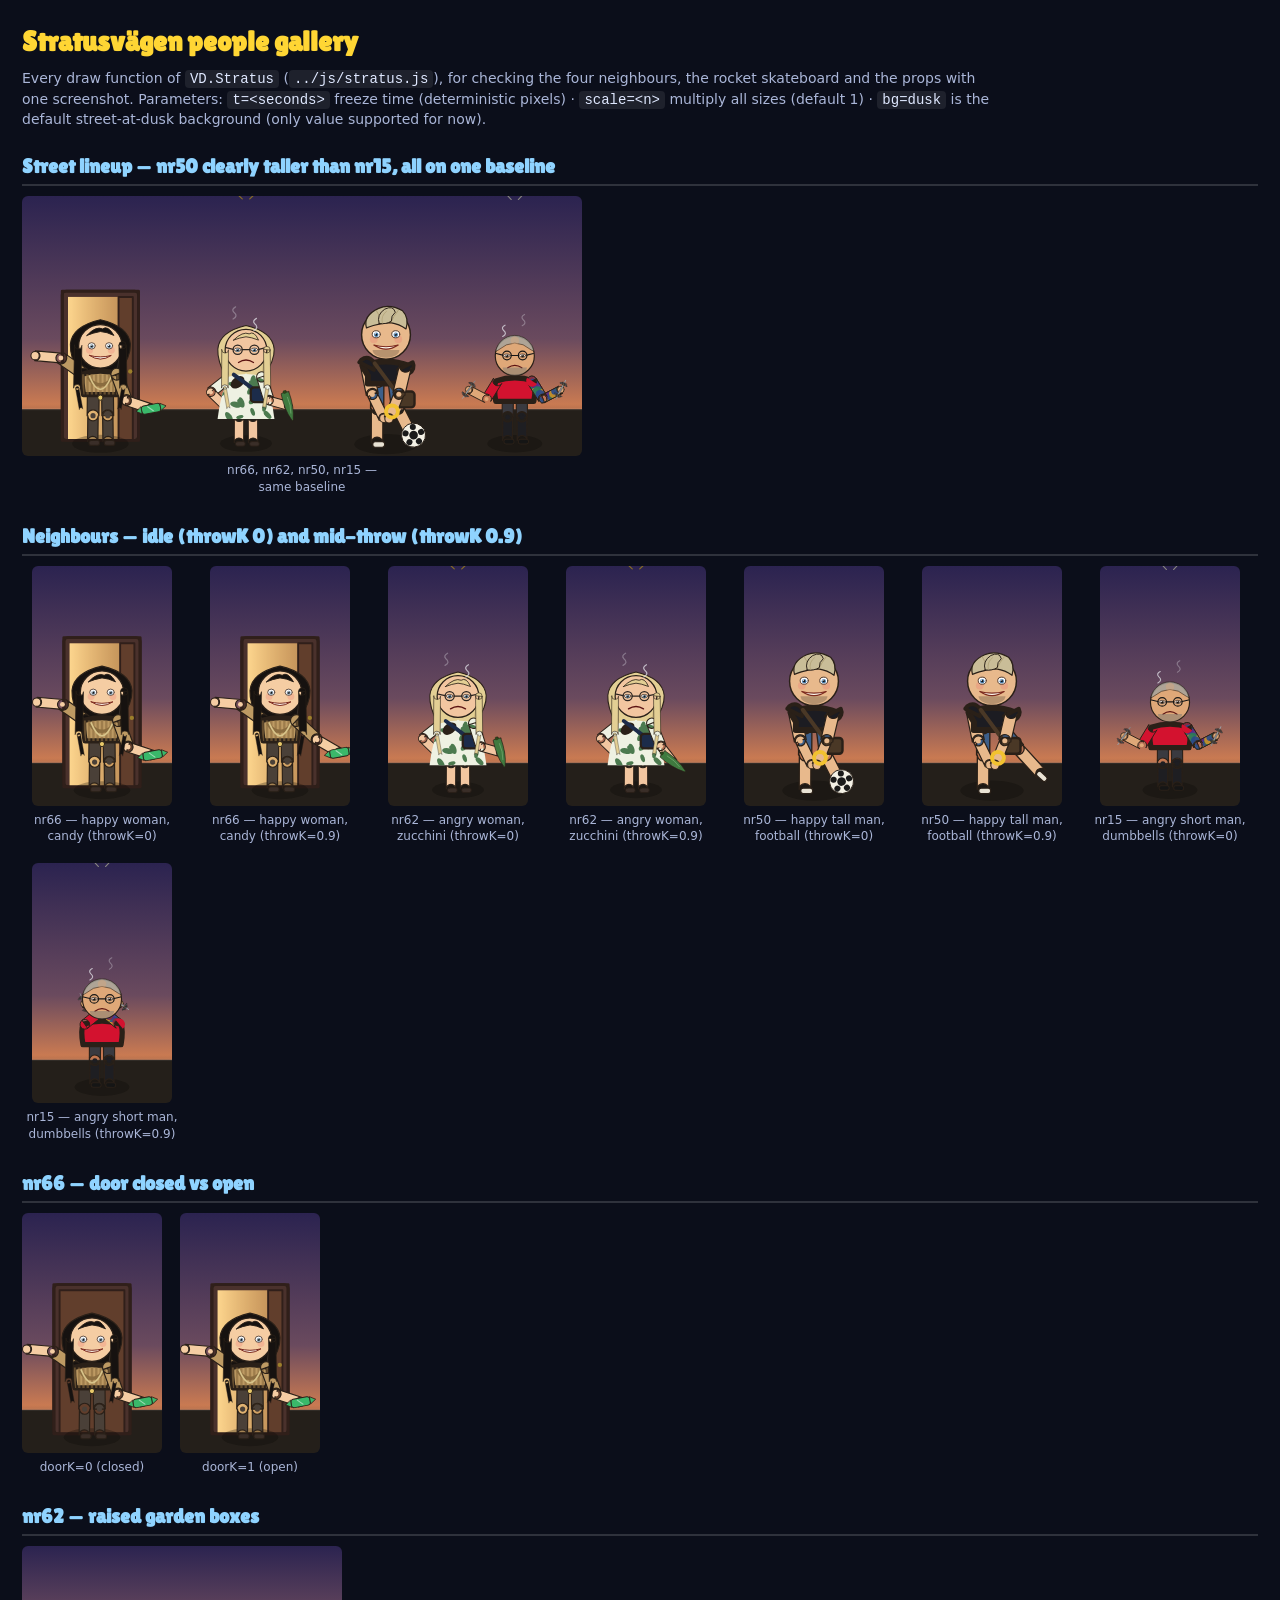
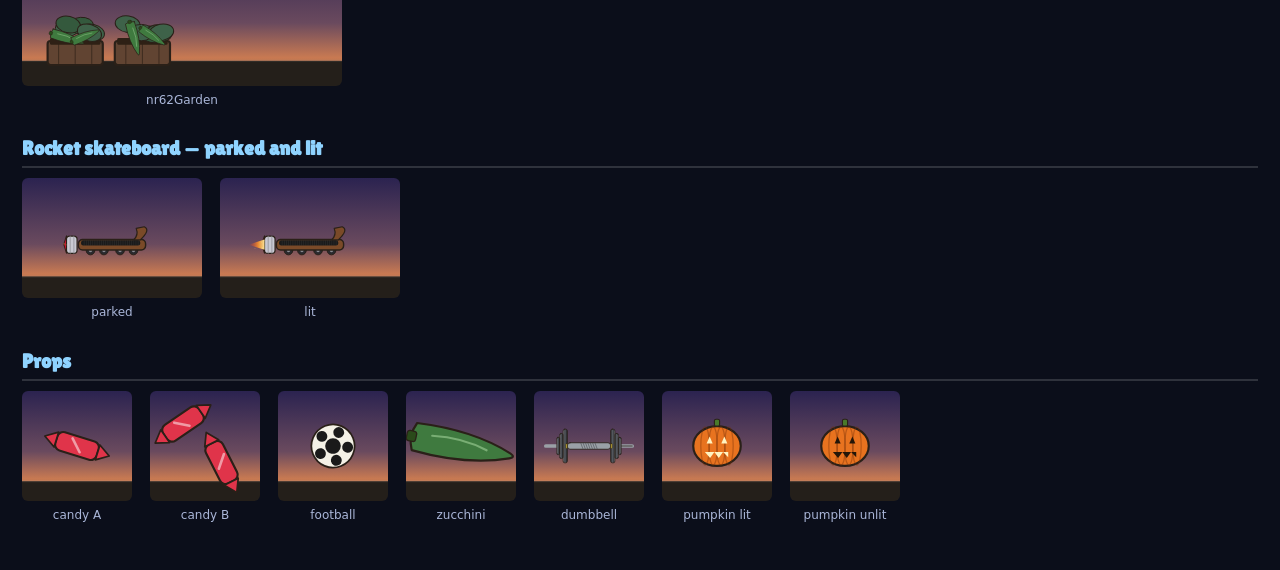
<file: tools/people.html>
<!doctype html>
<html lang="en">
<head>
<meta charset="utf-8">
<title>VippeDash Stratusvägen people gallery</title>
<style>
  @font-face {
    font-family: 'Lilita One';
    src: url('../fonts/LilitaOne-Regular.ttf') format('truetype');
    font-display: swap;
  }
  * { box-sizing: border-box; }
  html, body { margin: 0; background: #0b0e1a; color: #e8ecf6; font: 14px/1.4 system-ui, sans-serif; }
  body { padding: 22px; }
  h1 { font-family: 'Lilita One', 'Arial Black', Impact, sans-serif; font-size: 28px; margin: 0 0 8px; color: #ffd634; }
  .info { max-width: 980px; color: #aab6d8; margin: 0 0 22px; }
  .info code { color: #dfe8ff; background: rgba(255, 255, 255, 0.08); padding: 1px 5px; border-radius: 4px; }
  .row { display: flex; align-items: flex-end; gap: 18px; margin-bottom: 26px; flex-wrap: wrap; }
  .cell { display: flex; flex-direction: column; align-items: center; gap: 6px; }
  .label { font-size: 12px; color: #aab6d8; text-align: center; max-width: 160px; }
  canvas.tile { display: block; border-radius: 6px; }
  h2 { font-family: 'Lilita One', 'Arial Black', Impact, sans-serif; font-size: 20px; margin: 22px 0 10px; color: #8fd3ff; border-bottom: 2px solid rgba(255,255,255,0.15); padding-bottom: 4px; }
</style>
</head>
<body>
<h1>Stratusvägen people gallery</h1>
<p class="info">
  Every draw function of <code>VD.Stratus</code> (<code>../js/stratus.js</code>), for checking the four
  neighbours, the rocket skateboard and the props with one screenshot. Parameters: <code>t=&lt;seconds&gt;</code>
  freeze time (deterministic pixels) &middot; <code>scale=&lt;n&gt;</code> multiply all sizes (default 1) &middot;
  <code>bg=dusk</code> is the default street-at-dusk background (only value supported for now).
</p>
<div id="app"></div>

<script>
  (function () {
    var qs = new URLSearchParams(location.search);
    var raw = qs.get('t');
    if (raw !== null && raw !== '' && !isNaN(parseFloat(raw))) {
      var frozenMs = parseFloat(raw) * 1000;
      performance.now = function () { return frozenMs; };
    }
  })();
</script>
<script src="../js/util.js"></script>
<script src="../js/art.js"></script>
<script src="../js/horror.js"></script>
<script src="../js/stratus.js"></script>
<script>
  (function () {
    var VD = window.VD, Art = VD.Art, Stratus = VD.Stratus;
    var qs = new URLSearchParams(location.search);
    var tRaw = qs.get('t');
    var frozen = tRaw !== null && tRaw !== '' && !isNaN(parseFloat(tRaw));
    var scale = parseFloat(qs.get('scale'));
    if (!scale || scale <= 0) scale = 1;

    Art.setDark(0.35); // dusk street tint, matches a Halloween evening

    // dusk sky gradient background, drawn fresh on every tile so canvases can sit side by side
    function paintDusk(ctx, w, h) {
      var g = ctx.createLinearGradient(0, 0, 0, h);
      g.addColorStop(0, '#2b2350');
      g.addColorStop(0.55, '#6a4a5e');
      g.addColorStop(0.8, '#c97a52');
      g.addColorStop(1, '#3a2e28');
      ctx.fillStyle = g;
      ctx.fillRect(0, 0, w, h);
      // ground strip
      ctx.fillStyle = '#241f1a';
      ctx.fillRect(0, h * 0.82, w, h * 0.18);
      ctx.strokeStyle = 'rgba(255,255,255,0.08)';
      ctx.lineWidth = 2;
      ctx.beginPath();
      ctx.moveTo(0, h * 0.82);
      ctx.lineTo(w, h * 0.82);
      ctx.stroke();
    }

    var currentT = frozen ? parseFloat(tRaw) : performance.now() / 1000;
    var tiles = [];

    function addTile(w, h, draw, label) {
      var c = document.createElement('canvas');
      c.className = 'tile';
      c.width = w;
      c.height = h;
      var ctx = c.getContext('2d');
      var entry = { ctx: ctx, w: w, h: h, draw: draw };
      tiles.push(entry);
      paint(entry);
      var cell = document.createElement('div');
      cell.className = 'cell';
      cell.appendChild(c);
      if (label) {
        var l = document.createElement('div');
        l.className = 'label';
        l.textContent = label;
        cell.appendChild(l);
      }
      return cell;
    }
    function paint(entry) {
      paintDusk(entry.ctx, entry.w, entry.h);
      entry.draw(entry.ctx, entry.w, entry.h);
    }

    function row(cells) {
      var r = document.createElement('div');
      r.className = 'row';
      cells.forEach(function (c) { r.appendChild(c); });
      return r;
    }
    function heading(text) {
      var h = document.createElement('h2');
      h.textContent = text;
      return h;
    }

    var app = document.getElementById('app');

    // ---- all four, standing together on one baseline, to compare heights and the street lineup ----
    app.appendChild(heading('Street lineup — nr50 clearly taller than nr15, all on one baseline'));
    var LINE_W = Math.round(560 * scale), LINE_H = Math.round(260 * scale);
    app.appendChild(row([
      addTile(LINE_W, LINE_H, function (ctx, w, h) {
        var baseY = h * 0.94;
        Stratus.nr66(ctx, w * 0.14, baseY, scale, currentT, { throwK: 0, doorK: 1 });
        Stratus.nr62(ctx, w * 0.4, baseY, scale, currentT, { throwK: 0 });
        Stratus.nr50(ctx, w * 0.65, baseY, scale, currentT, { throwK: 0 });
        Stratus.nr15(ctx, w * 0.88, baseY, scale, currentT, { throwK: 0 });
      }, 'nr66, nr62, nr50, nr15 — same baseline'),
    ]));

    // ---- the four neighbours: idle and mid-throw ----
    app.appendChild(heading('Neighbours — idle (throwK 0) and mid-throw (throwK 0.9)'));
    var PEOPLE_W = Math.round(140 * scale), PEOPLE_H = Math.round(240 * scale);
    var people = [
      { fn: 'nr66', name: 'nr66 — happy woman, candy' },
      { fn: 'nr62', name: 'nr62 — angry woman, zucchini' },
      { fn: 'nr50', name: 'nr50 — happy tall man, football' },
      { fn: 'nr15', name: 'nr15 — angry short man, dumbbells' },
    ];
    var peopleCells = [];
    people.forEach(function (p) {
      [0, 0.9].forEach(function (k) {
        var extra = p.fn === 'nr66' ? { throwK: k, doorK: 1 } : { throwK: k };
        peopleCells.push(addTile(PEOPLE_W, PEOPLE_H, function (ctx, w, h) {
          Stratus[p.fn](ctx, w / 2, h * 0.92, scale, currentT, extra);
        }, p.name + ' (throwK=' + k + ')'));
      });
    });
    app.appendChild(row(peopleCells));

    // ---- nr66 with the door closed, for comparison ----
    app.appendChild(heading('nr66 — door closed vs open'));
    app.appendChild(row([
      addTile(PEOPLE_W, PEOPLE_H, function (ctx, w, h) {
        Stratus.nr66(ctx, w / 2, h * 0.92, scale, currentT, { throwK: 0, doorK: 0 });
      }, 'doorK=0 (closed)'),
      addTile(PEOPLE_W, PEOPLE_H, function (ctx, w, h) {
        Stratus.nr66(ctx, w / 2, h * 0.92, scale, currentT, { throwK: 0, doorK: 1 });
      }, 'doorK=1 (open)'),
    ]));

    // ---- nr62's garden ----
    app.appendChild(heading('nr62 — raised garden boxes'));
    var GARDEN_W = Math.round(320 * scale), GARDEN_H = Math.round(140 * scale);
    app.appendChild(row([
      addTile(GARDEN_W, GARDEN_H, function (ctx, w, h) {
        Stratus.nr62Garden(ctx, w * 0.08, h * 0.85, scale, currentT);
      }, 'nr62Garden'),
    ]));

    // ---- skateboard ----
    app.appendChild(heading('Rocket skateboard — parked and lit'));
    var SK_W = Math.round(180 * scale), SK_H = Math.round(120 * scale);
    app.appendChild(row([
      addTile(SK_W, SK_H, function (ctx, w, h) {
        Stratus.skateboard(ctx, w / 2, h * 0.62, scale, currentT, { on: false });
      }, 'parked'),
      addTile(SK_W, SK_H, function (ctx, w, h) {
        Stratus.skateboard(ctx, w / 2, h * 0.62, scale, currentT, { on: true });
      }, 'lit'),
    ]));

    // ---- props ----
    app.appendChild(heading('Props'));
    var PROP_W = Math.round(110 * scale), PROP_H = Math.round(110 * scale);
    var propCells = [];
    [
      ['candy A', function (ctx, w, h) { Stratus.candy(ctx, w / 2, h / 2, 0.9 * scale, 0.3); }],
      ['candy B', function (ctx, w, h) { Stratus.candy(ctx, w * 0.3, h * 0.3, 0.9 * scale, -0.6); Stratus.candy(ctx, w * 0.65, h * 0.65, 0.9 * scale, 1.1); }],
      ['football', function (ctx, w, h) { Stratus.football(ctx, w / 2, h / 2, 0.9 * scale, 0.4); }],
      ['zucchini', function (ctx, w, h) { Stratus.zucchini(ctx, w / 2, h / 2, 0.9 * scale, 0.2); }],
      ['dumbbell', function (ctx, w, h) { Stratus.dumbbell(ctx, w / 2, h / 2, 0.9 * scale, 0); }],
      ['pumpkin lit', function (ctx, w, h) { Stratus.pumpkin(ctx, w / 2, h / 2, 0.9 * scale, currentT, true); }],
      ['pumpkin unlit', function (ctx, w, h) { Stratus.pumpkin(ctx, w / 2, h / 2, 0.9 * scale, currentT, false); }],
    ].forEach(function (p) { propCells.push(addTile(PROP_W, PROP_H, p[1], p[0])); });
    app.appendChild(row(propCells));

    // tools/shot.py reads this to size the screenshot window
    document.body.dataset.shotSize = document.documentElement.scrollWidth + 'x' + document.documentElement.scrollHeight;
    window.PEOPLE_DONE = true;

    if (!frozen) {
      (function loop() {
        currentT = performance.now() / 1000;
        for (var i = 0; i < tiles.length; i++) paint(tiles[i]);
        requestAnimationFrame(loop);
      })();
    }
  })();
</script>
</body>
</html>
</file>
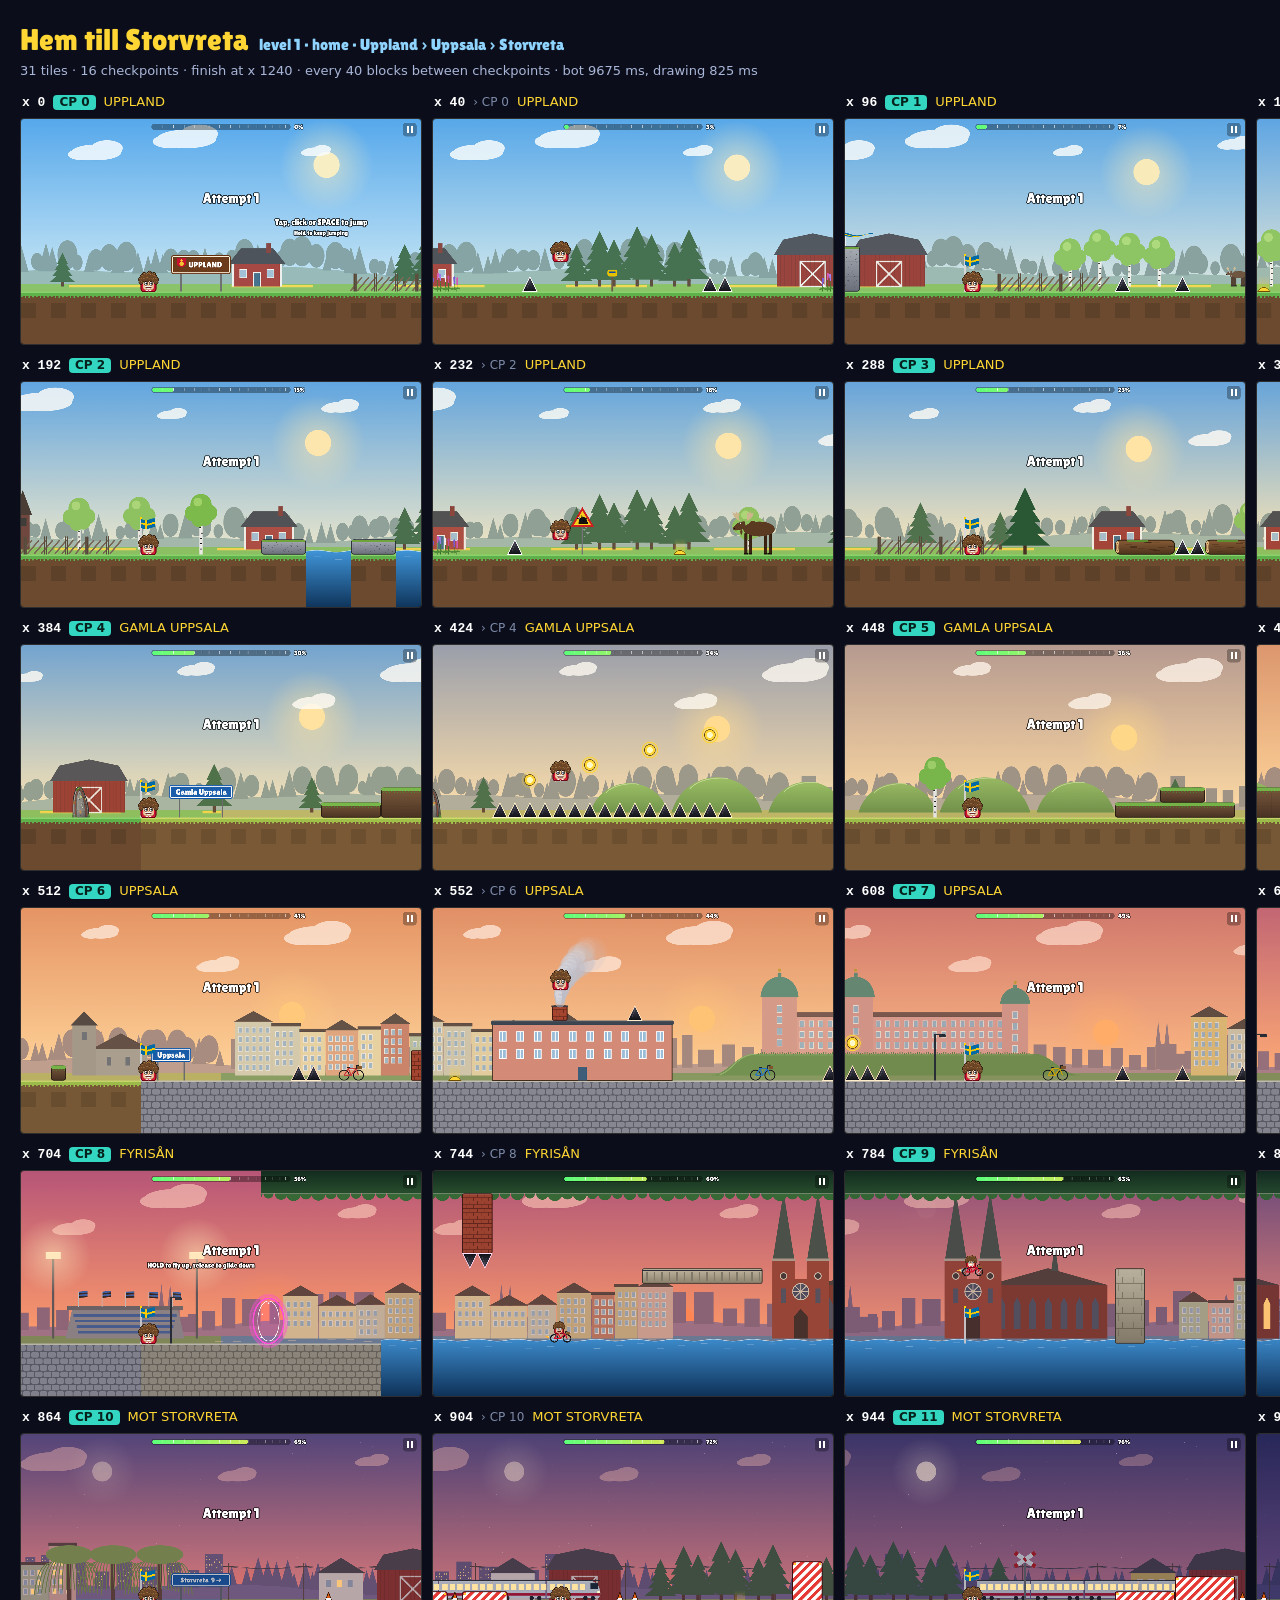
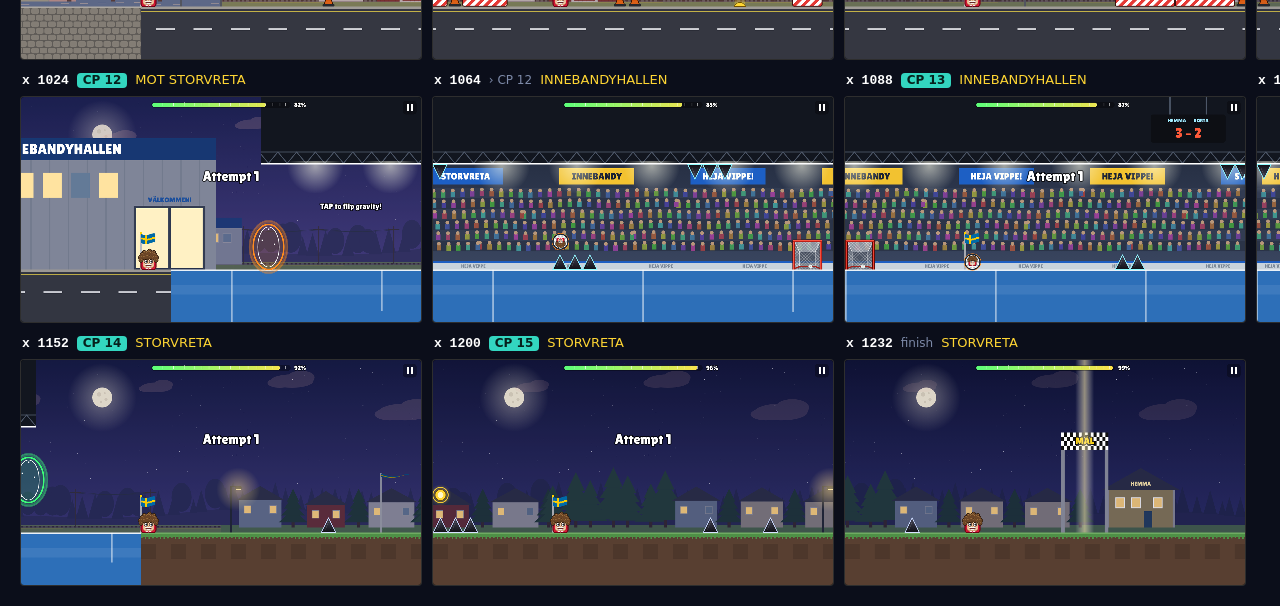
<file: tools/sheet.html>
<!doctype html>
<html lang="en">
<head>
<meta charset="utf-8">
<title>VippeDash level contact sheet</title>
<style>
  @font-face {
    font-family: 'Lilita One';
    src: url('../fonts/LilitaOne-Regular.ttf') format('truetype');
    font-display: swap;
  }
  * { box-sizing: border-box; }
  html, body { margin: 0; background: #0b0e1a; color: #e8ecf6; font: 13px/1.3 system-ui, sans-serif; }
  body { padding: 20px; }
  h1 { font-family: 'Lilita One', 'Arial Black', Impact, sans-serif; font-size: 30px; font-weight: normal; margin: 0 0 4px; color: #ffd634; }
  h1 small { font-size: 16px; color: #8fd3ff; margin-left: 10px; }
  .info { color: #aab6d8; margin: 0 0 14px; }
  .info code { color: #dfe8ff; background: rgba(255, 255, 255, 0.08); padding: 1px 5px; border-radius: 4px; }
  #grid { display: grid; gap: 12px; }
  .tile { min-width: 0; }
  .label {
    display: flex; align-items: baseline; gap: 8px; height: 24px; padding: 0 2px;
    white-space: nowrap; overflow: hidden; font-size: 13px;
  }
  .label .x { font-family: Consolas, monospace; font-weight: bold; color: #fff; }
  .label .cp { background: #33d6c0; color: #06201c; font-weight: bold; border-radius: 4px; padding: 0 6px; font-size: 12px; }
  .label .after { color: #7d8aa8; font-size: 12px; }
  .label .area { color: #ffd634; overflow: hidden; text-overflow: ellipsis; }
  .label .warn { color: #ff8a80; font-size: 12px; }
  canvas { display: block; background: #000; border-radius: 4px; border: 1px solid rgba(255, 255, 255, 0.18); }
  .err { color: #ff8a80; margin: 0 0 12px; }
</style>
</head>
<body>
<h1 id="title">VippeDash level sheet</h1>
<p class="info" id="info"></p>
<div id="grid"></div>
<script src="../js/util.js"></script>
<script src="../js/physics.js"></script>
<script src="../js/level.js"></script>
<script src="../js/solver.js"></script>
<script src="../js/art.js"></script>
<script src="../js/horror.js"></script>
<script src="../js/stratus.js"></script>
<script src="../js/render.js"></script>
<script>
/*
  Contact sheet of a whole level in one picture: one tile per checkpoint plus one every `step` blocks in between,
  each drawn with the game's own renderer (js/render.js), so it looks like index.html?debug&level=..&x=..&freeze.

  Parameters: level=<id> (default: the first level) - step=<blocks> between tiles (40) - cols=<n> (4)
              w=<px> tile width, the height is 16:9 (400) - cps: only the checkpoints - from=<x> / to=<x>: block range

  Instead of one iframe per tile (each would load the whole game), the modules are loaded once and Render draws
  every tile on one off-screen canvas, which is copied down to the tile. The player state at each x comes from
  the same idea as game.js's fastForwardTo(): the solver bot plays from the checkpoint before x and the state is
  captured when it passes x (one solve per checkpoint segment, not one per tile).
*/
(function () {
  var VD = window.VD, Ph = VD.Physics, R = VD.Render, U = VD.U;
  var W = R.W, H = R.H, PX = R.PX;
  var q = new URLSearchParams(location.search);

  function finish() {
    // tools/shot.py reads this to size the screenshot window
    document.body.dataset.shotSize = Math.ceil(document.documentElement.scrollWidth) + 'x' + Math.ceil(document.documentElement.scrollHeight);
    window.SHEET_DONE = true;
  }
  function fail(msg) {
    var p = document.createElement('p');
    p.className = 'err';
    p.textContent = msg;
    document.body.insertBefore(p, document.getElementById('grid'));
    document.body.style.minWidth = '700px';
    finish();
  }

  var levelId = q.get('level') || VD.LEVELS[0].id;
  if (!VD.LEVELS.some(function (L) { return L.id === levelId; })) {
    fail('Unknown level "' + levelId + '". Ids: ' + VD.LEVELS.map(function (L) { return L.id; }).join(', '));
    return;
  }
  var num = function (k, d, min) { return q.has(k) && isFinite(+q.get(k)) ? Math.max(min, +q.get(k)) : d; };
  var step = num('step', 40, 4);
  var cols = Math.floor(num('cols', 4, 1));
  var tw = Math.round(num('w', 400, 80));
  var th = Math.round(tw * 9 / 16);
  var onlyCps = q.has('cps');

  var def = VD.levelDef(levelId);
  var lvl = VD.buildLevel(levelId);
  var cps = lvl.checkpoints;
  var fromX = num('from', -Infinity, -Infinity);
  var toX = num('to', Infinity, -Infinity);

  // ---------------------------------------------------------------- which x positions get a tile
  var tiles = [];
  cps.forEach(function (cp, i) {
    tiles.push({ x: cp.x, cp: i, isCp: true });
    if (onlyCps) return;
    var next = i + 1 < cps.length ? cps[i + 1].x : lvl.finishX;
    // a tile every `step` blocks after this checkpoint, unless it would land right next to the next one
    for (var x = cp.x + step; x < next - step * 0.5; x += step) tiles.push({ x: x, cp: i, isCp: false });
  });
  if (!onlyCps) tiles.push({ x: lvl.finishX - 8, cp: lvl.checkpointAt(lvl.finishX - 8), isCp: false, finish: true });
  tiles = tiles.filter(function (t) { return t.x >= fromX && t.x <= toX; });
  tiles.sort(function (a, b) { return a.x - b.x; });

  // ---------------------------------------------------------------- player state at each tile
  // Ph.spawn() at a checkpoint; further along, the solver's path is replayed with the real physics until x
  // (same as game.js fastForwardTo), so mode, gravity, floor and height are right.
  function statesFor(list) {
    var bySeg = {};
    list.forEach(function (t) { (bySeg[t.cp] = bySeg[t.cp] || []).push(t); });
    Object.keys(bySeg).forEach(function (k) {
      var seg = bySeg[k];
      var start = Ph.spawn(cps[+k]);
      var later = seg.filter(function (t) { return !t.isCp; }).sort(function (a, b) { return a.x - b.x; });
      seg.forEach(function (t) { if (t.isCp) t.s = Ph.clone(start); });
      if (!later.length) return;
      var res = VD.Solver.solve(lvl, Ph.clone(start), later[later.length - 1].x, { k: 4, maxNodes: 3000000 });
      var s = Ph.clone(start), i = 0, dead = false;
      if (res.ok) {
        for (var d = 0; d < res.path.length && i < later.length && !dead; d++) {
          for (var n = 0; n < res.K; n++) {
            Ph.step(s, res.path[d], lvl, null);
            if (s.dead) { dead = true; break; }
            while (i < later.length && s.x >= later[i].x) later[i++].s = Ph.clone(s);
            if (i >= later.length) break;
          }
        }
      }
      for (; i < later.length; i++) { later[i].s = Ph.clone(start); later[i].noPath = true; }
    });
  }

  // ---------------------------------------------------------------- drawing
  var off = document.createElement('canvas');
  off.width = W;
  off.height = H;
  R.cv = off;
  R.ctx = off.getContext('2d');
  R.scale = 1;
  R.build(lvl);

  function fakeGame(t) {
    var s = t.s, cp = cps[t.cp];
    return {
      clock: 1, flash: 0, shake: 0, particles: [], debug: false, fps: 60, strobeOn: true, skin: 'red',
      state: 'play', s: s, camX: s.x - PX, camV: lvl.depthOf(s.layer), vis: { rot: 0, wheel: 0, oT: 0 },
      hpMax: def.health || 0, hp: def.health || 0, hurt: null, scare: null, banner: null, lowHp: false,
      got: new Set(), cpIndex: t.cp, attemptText: { x: cp.x, n: 1, layer: cp.layer },
    };
  }

  function el(tag, cls, text) {
    var e = document.createElement(tag);
    if (cls) e.className = cls;
    if (text != null) e.textContent = text;
    return e;
  }

  function build() {
    document.getElementById('title').innerHTML = '';
    var h = document.getElementById('title');
    h.appendChild(document.createTextNode(def.name));
    h.appendChild(el('small', null, 'level ' + def.num + ' · ' + levelId + ' · ' + def.route));
    document.getElementById('info').textContent = tiles.length + ' tiles · ' + cps.length + ' checkpoints · finish at x ' +
      Math.round(lvl.finishX) + (onlyCps ? ' · checkpoints only' : ' · every ' + step + ' blocks between checkpoints');
    var grid = document.getElementById('grid');
    grid.style.gridTemplateColumns = 'repeat(' + cols + ', ' + tw + 'px)';
    document.body.style.width = (40 + cols * tw + (cols - 1) * 12) + 'px';
    if (cols * tw + 40 < 640) document.body.style.width = '640px';

    var t0 = Date.now();
    statesFor(tiles);
    var t1 = Date.now();

    tiles.forEach(function (t) {
      var box = el('div', 'tile');
      var lab = el('div', 'label');
      lab.appendChild(el('span', 'x', 'x ' + Math.round(t.x)));
      if (t.isCp) lab.appendChild(el('span', 'cp', 'CP ' + t.cp));
      else lab.appendChild(el('span', 'after', t.finish ? 'finish' : '› CP ' + t.cp));
      lab.appendChild(el('span', 'area', lvl.areaAt(t.x).name));
      if (t.noPath) lab.appendChild(el('span', 'warn', 'no bot path'));
      box.appendChild(lab);
      var cv = el('canvas');
      cv.width = tw;
      cv.height = th;
      box.appendChild(cv);
      grid.appendChild(box);
      var cx = cv.getContext('2d');
      try {
        R.draw(fakeGame(t), 0);
        cx.imageSmoothingEnabled = true;
        cx.imageSmoothingQuality = 'high';
        cx.drawImage(off, 0, 0, tw, th);
      } catch (e) {
        console.error('sheet: tile x=' + t.x + ': ' + (e && e.stack || e));
        cx.fillStyle = '#300';
        cx.fillRect(0, 0, tw, th);
        cx.fillStyle = '#ff8a80';
        cx.font = '12px monospace';
        cx.fillText('render error: ' + (e && e.message), 8, 20);
      }
    });
    var t2 = Date.now();
    document.getElementById('info').textContent += ' · bot ' + (t1 - t0) + ' ms, drawing ' + (t2 - t1) + ' ms';
    finish();
  }

  // the HUD and the level-name text use "Lilita One": wait for it (with a safety net) before drawing
  var done = false;
  function go() {
    if (done) return;
    done = true;
    try {
      build();
    } catch (e) {
      console.error(e && e.stack || e);
      fail('Error: ' + (e && e.message));
    }
  }
  if (document.fonts && document.fonts.load) {
    Promise.all([document.fonts.load('20px "Lilita One"'), document.fonts.ready]).then(go, go);
    setTimeout(go, 1500);
  } else go();
})();
</script>
</body>
</html>
</file>
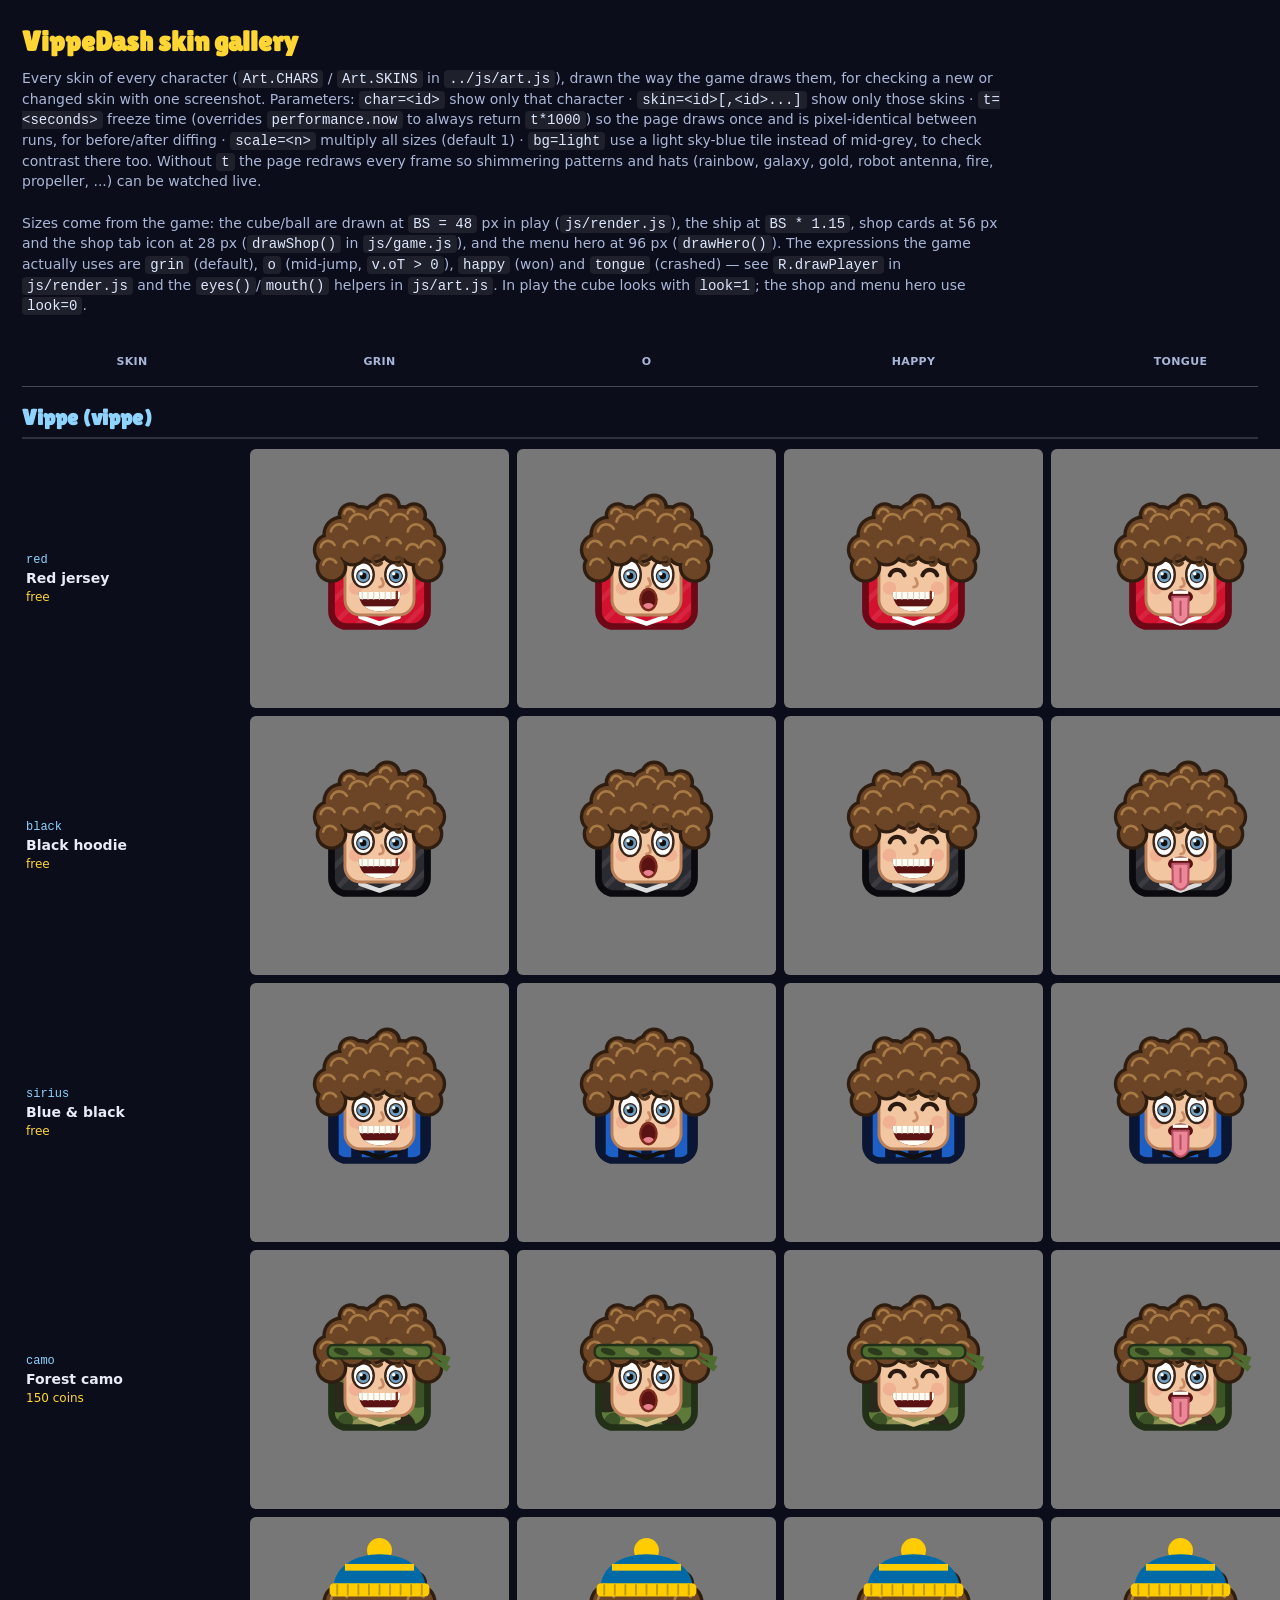
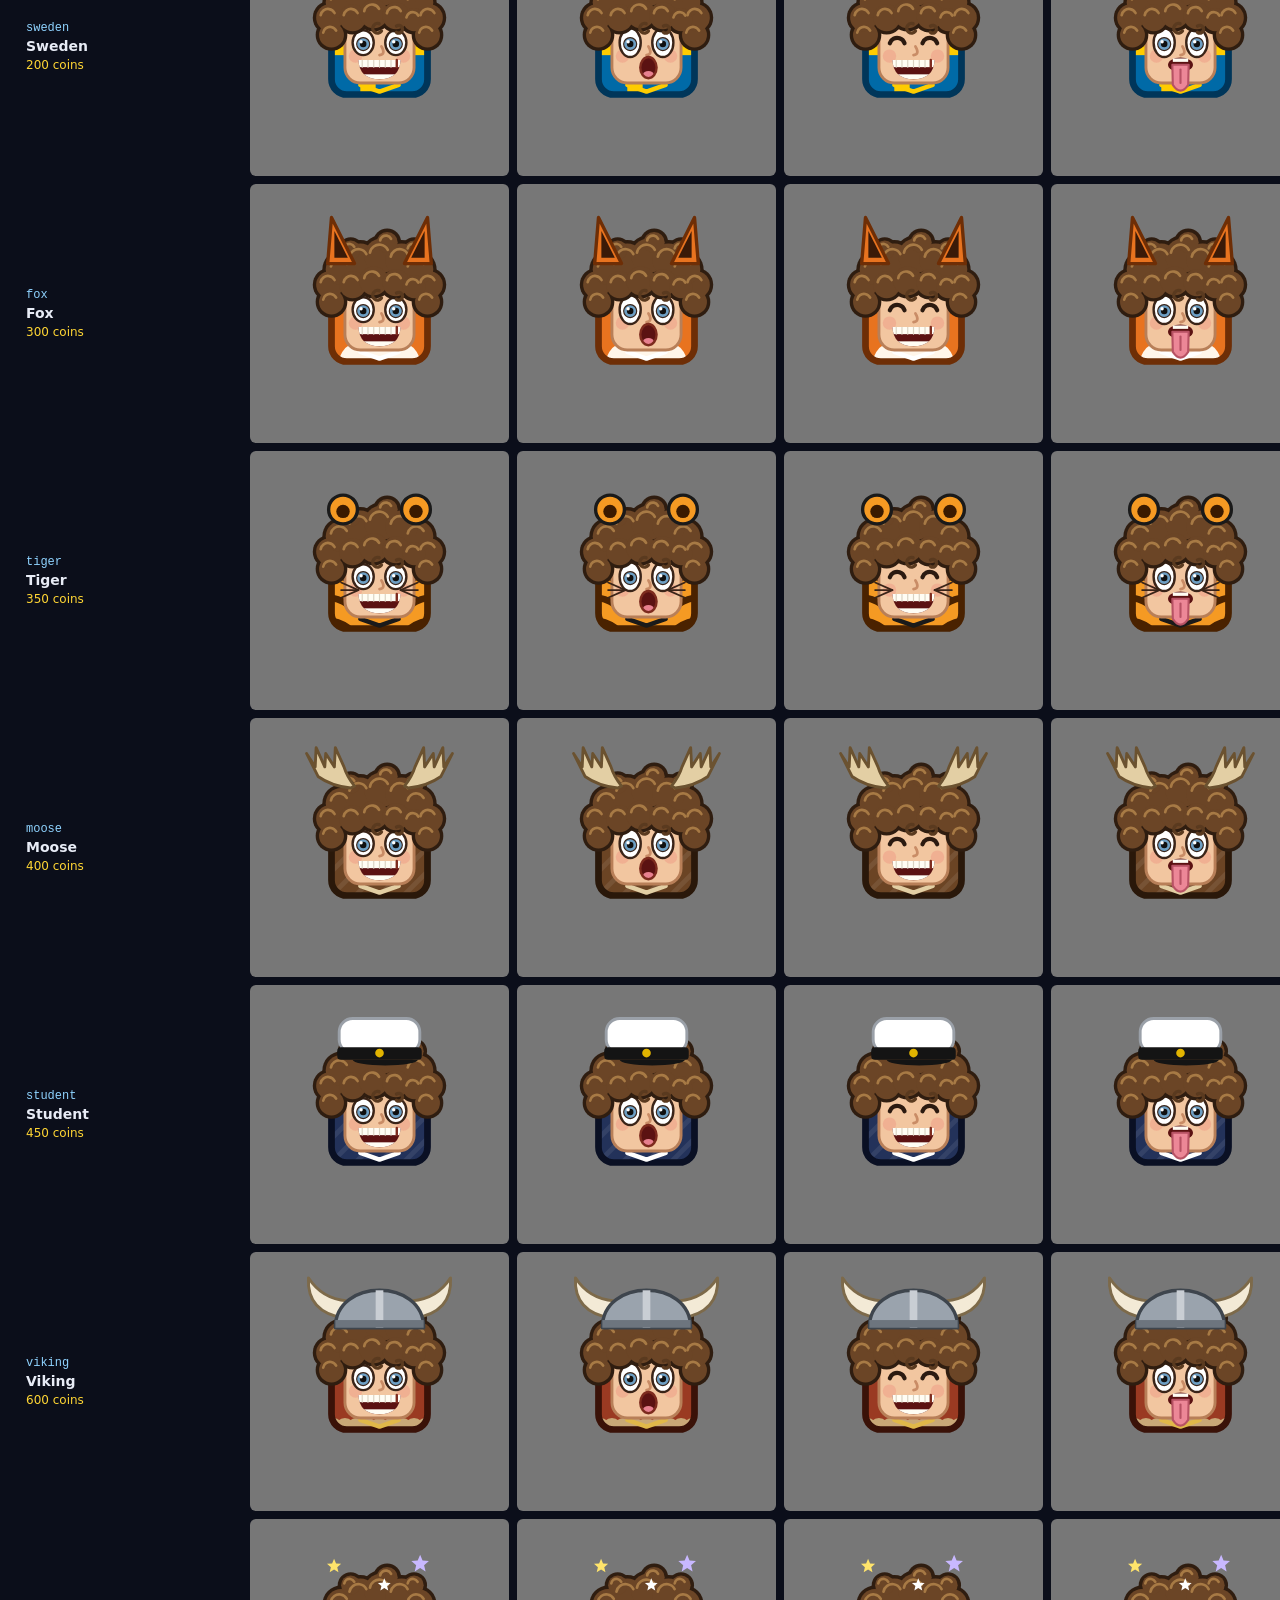
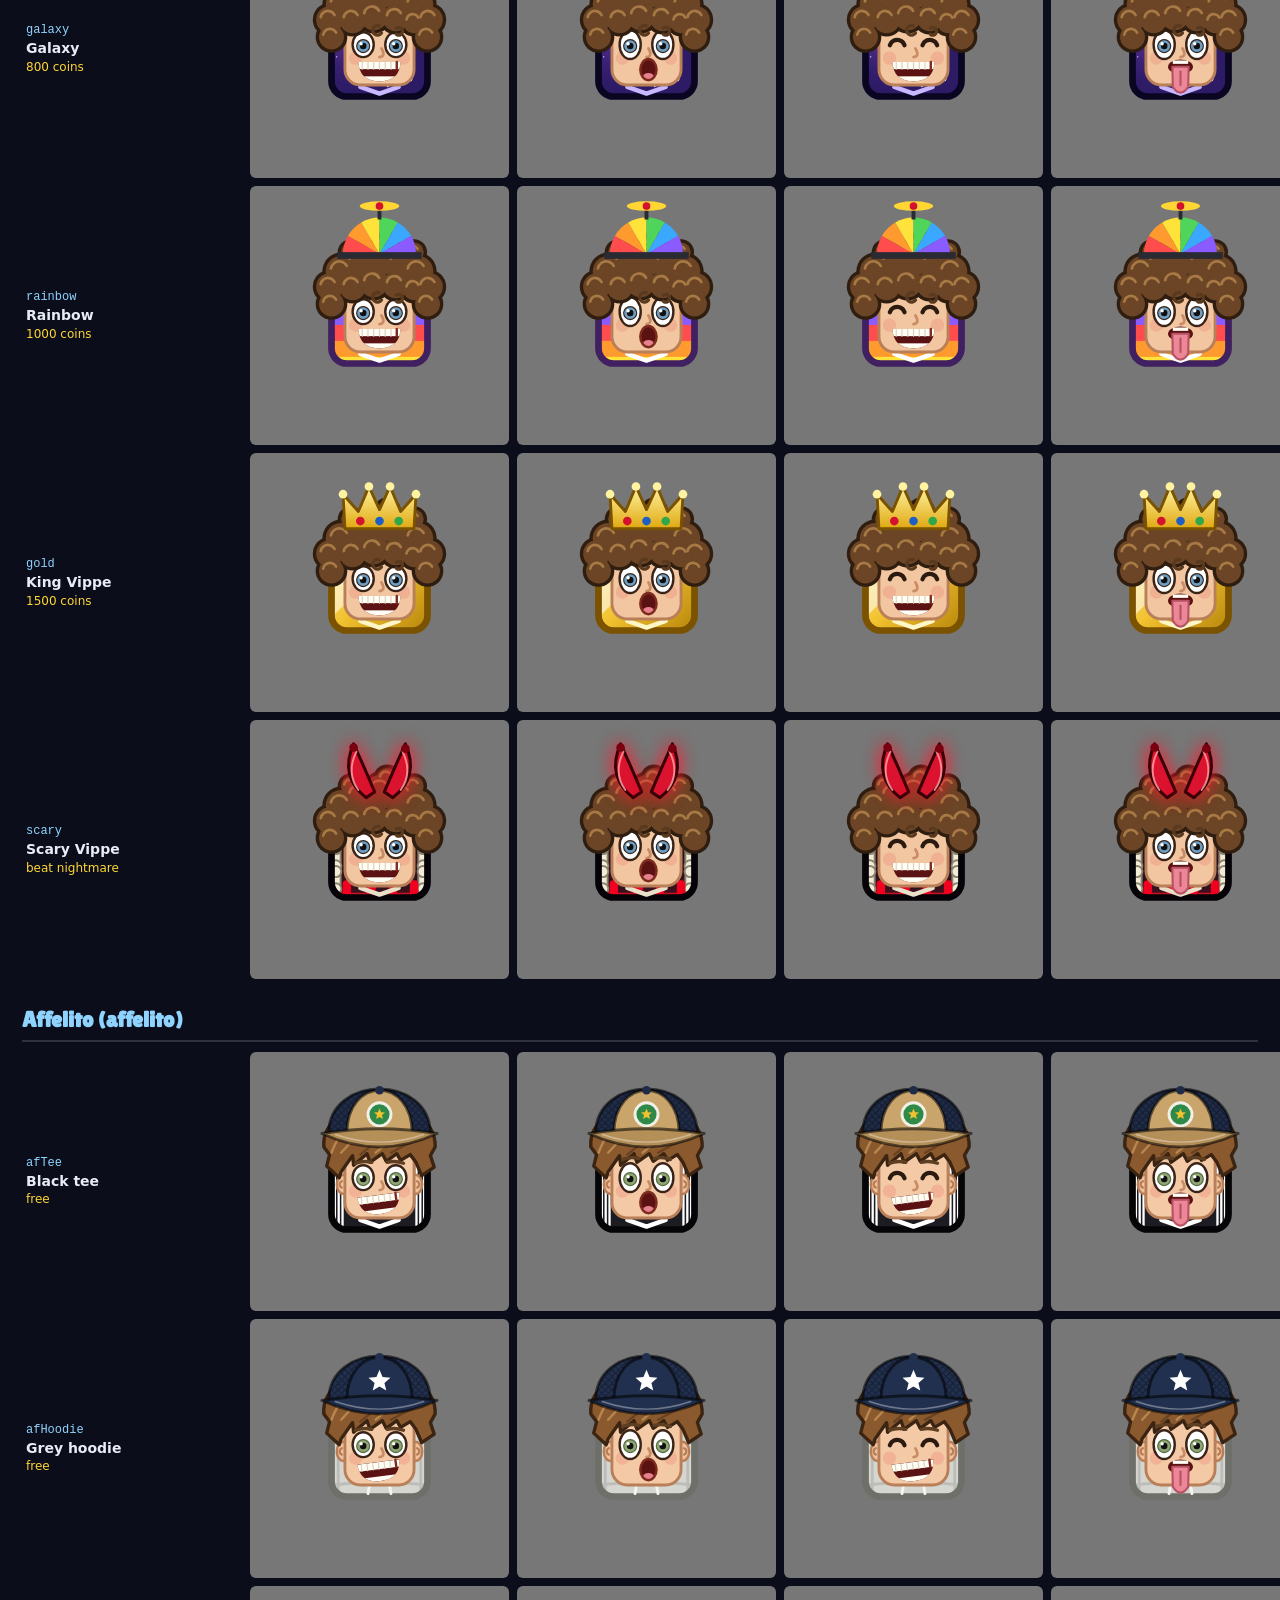
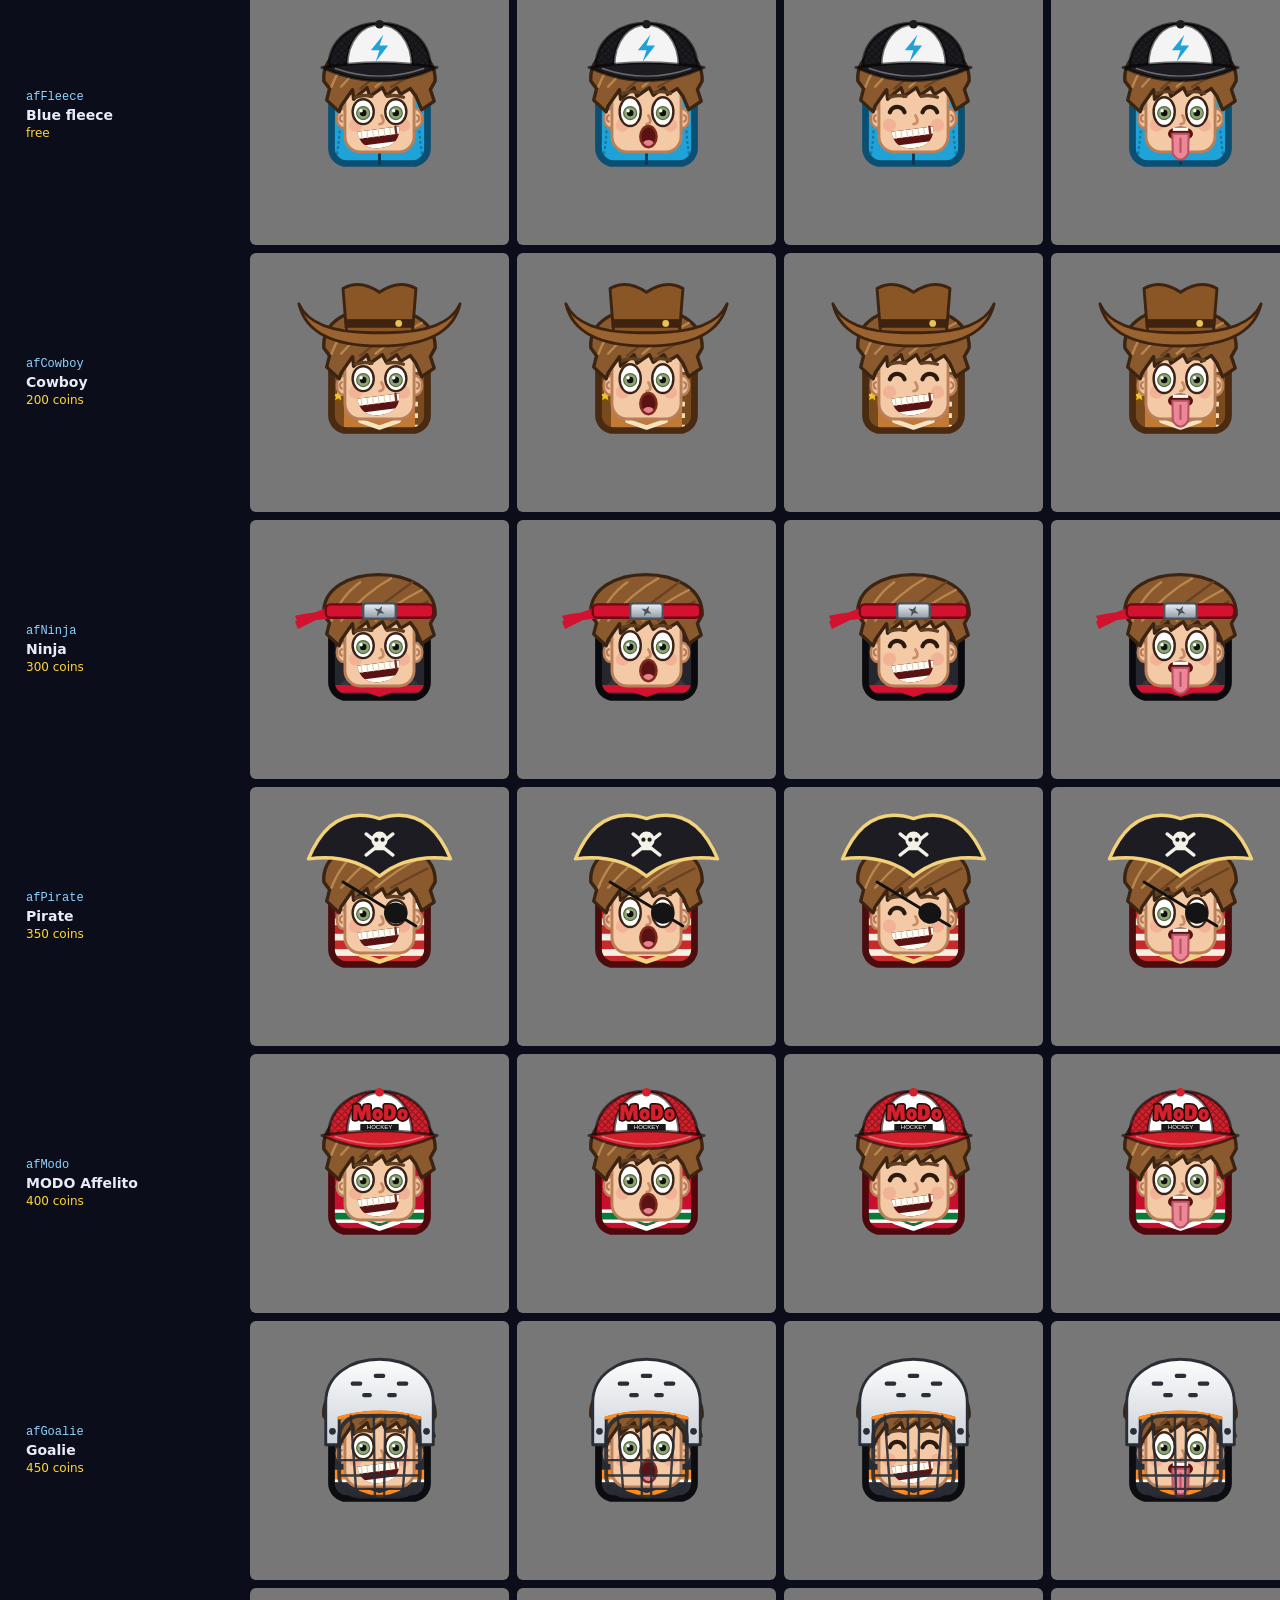
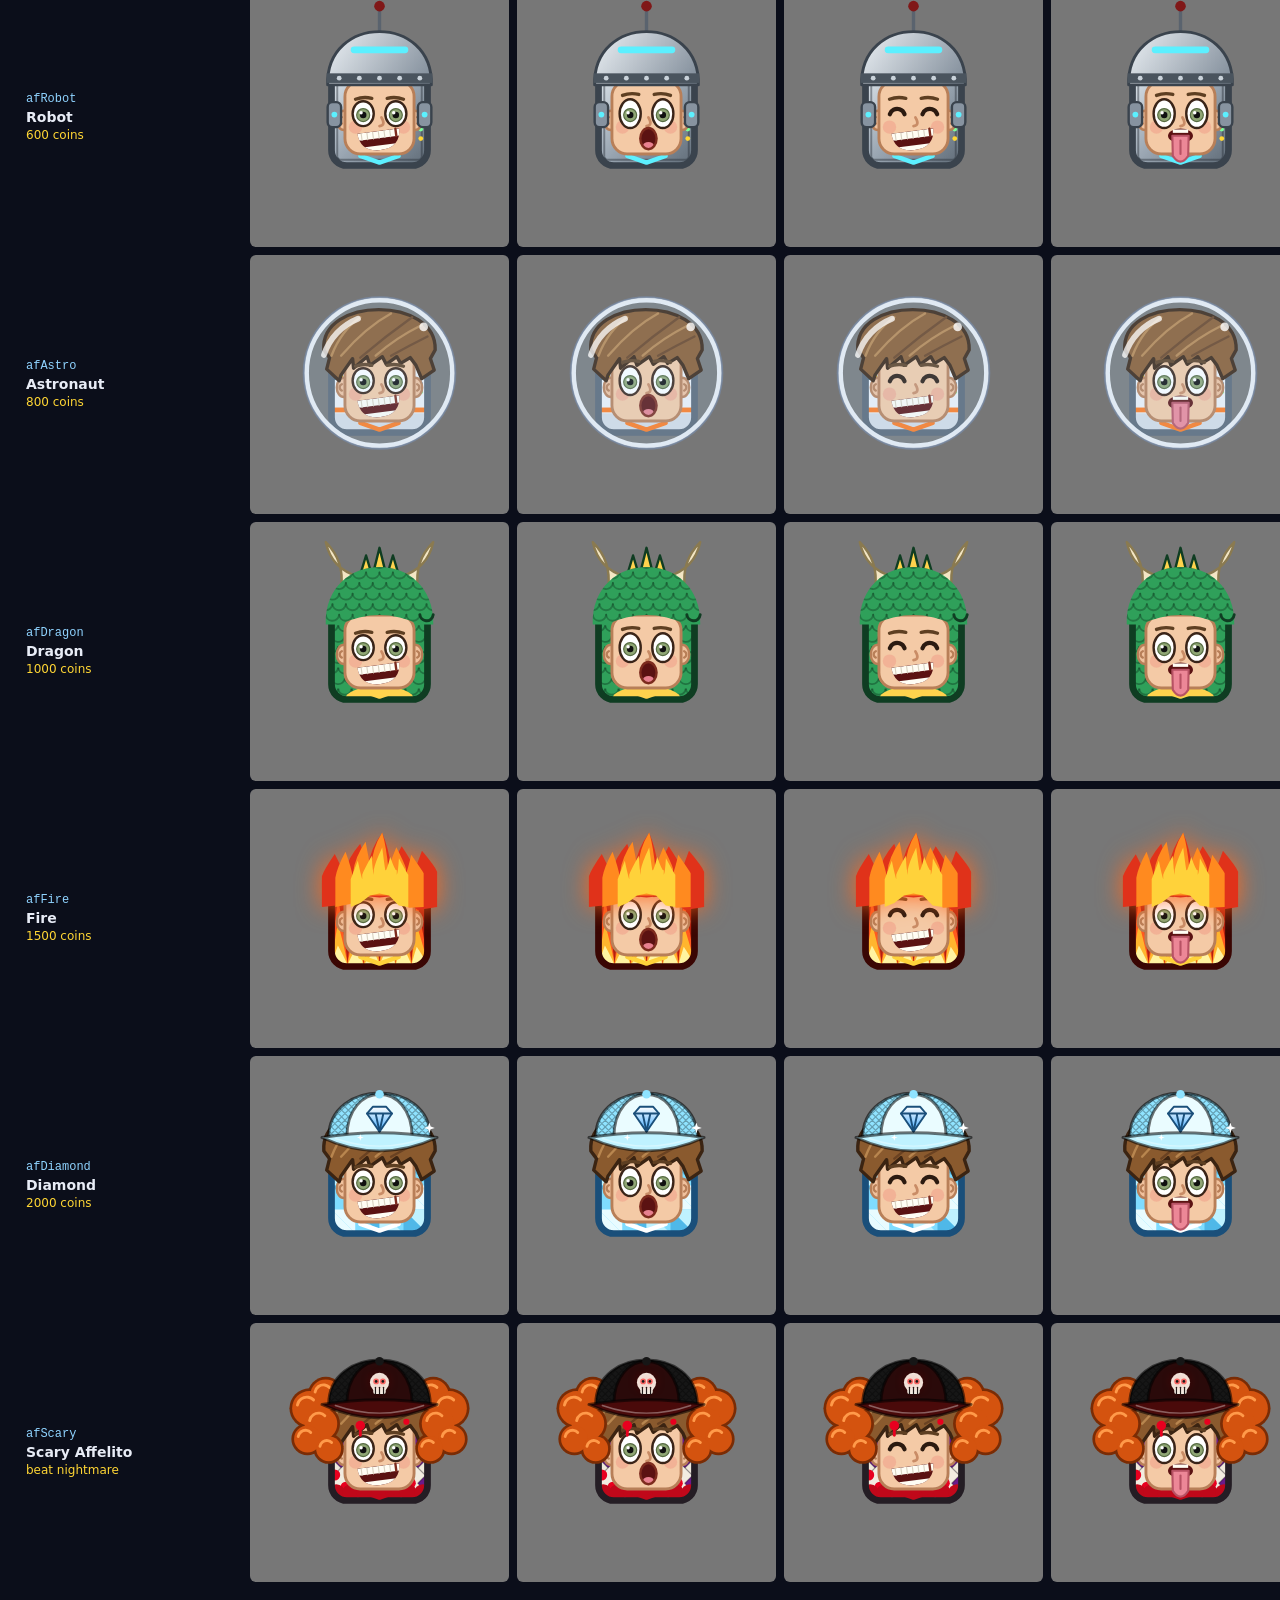
<file: tools/skins.html>
<!doctype html>
<html lang="en">
<head>
<meta charset="utf-8">
<title>VippeDash skin gallery</title>
<style>
  @font-face {
    font-family: 'Lilita One';
    src: url('../fonts/LilitaOne-Regular.ttf') format('truetype');
    font-display: swap;
  }
  * { box-sizing: border-box; }
  html, body { margin: 0; background: #0b0e1a; color: #e8ecf6; font: 14px/1.4 system-ui, sans-serif; }
  body { padding: 22px; }
  h1 { font-family: 'Lilita One', 'Arial Black', Impact, sans-serif; font-size: 28px; margin: 0 0 8px; color: #ffd634; }
  .info { max-width: 980px; color: #aab6d8; margin: 0 0 22px; }
  .info code { color: #dfe8ff; background: rgba(255, 255, 255, 0.08); padding: 1px 5px; border-radius: 4px; }
  .char-section { margin-bottom: 26px; }
  .char-name {
    font-family: 'Lilita One', 'Arial Black', Impact, sans-serif;
    font-size: 22px;
    margin: 16px 0 10px;
    color: #8fd3ff;
    border-bottom: 2px solid rgba(255, 255, 255, 0.15);
    padding-bottom: 4px;
  }
  .row { display: flex; align-items: center; gap: 8px; margin-bottom: 8px; }
  .header-row {
    position: sticky;
    top: 0;
    background: #0b0e1a;
    z-index: 2;
    padding: 8px 0;
    margin-bottom: 4px;
    border-bottom: 1px solid rgba(255, 255, 255, 0.25);
    font-weight: bold;
    text-transform: uppercase;
    font-size: 11px;
    letter-spacing: 0.03em;
    color: #aab6d8;
  }
  .cell { display: flex; align-items: center; justify-content: center; flex: 0 0 auto; text-align: center; }
  .info-cell { flex-direction: column; align-items: flex-start; justify-content: center; padding-left: 4px; }
  .skin-id { font-family: Consolas, monospace; font-size: 12px; color: #8fd3ff; }
  .skin-name { font-weight: bold; }
  .skin-price { color: #ffd634; font-size: 12px; }
  canvas.tile { display: block; border-radius: 6px; }
  .empty { color: #aab6d8; font-style: italic; margin: 10px 0; }
  .font-warn { color: #ff8a80; margin: 0 0 12px; }
</style>
</head>
<body>
<h1>VippeDash skin gallery</h1>
<p class="info">
  Every skin of every character (<code>Art.CHARS</code> / <code>Art.SKINS</code> in <code>../js/art.js</code>), drawn the way the
  game draws them, for checking a new or changed skin with one screenshot. Parameters:
  <code>char=&lt;id&gt;</code> show only that character &middot;
  <code>skin=&lt;id&gt;[,&lt;id&gt;...]</code> show only those skins &middot;
  <code>t=&lt;seconds&gt;</code> freeze time (overrides <code>performance.now</code> to always return <code>t*1000</code>) so the
  page draws once and is pixel-identical between runs, for before/after diffing &middot;
  <code>scale=&lt;n&gt;</code> multiply all sizes (default 1) &middot;
  <code>bg=light</code> use a light sky-blue tile instead of mid-grey, to check contrast there too.
  Without <code>t</code> the page redraws every frame so shimmering patterns and hats (rainbow, galaxy, gold, robot antenna, fire,
  propeller, ...) can be watched live.
</p>
<p class="info">
  Sizes come from the game: the cube/ball are drawn at <code>BS = 48</code> px in play (<code>js/render.js</code>), the ship at
  <code>BS * 1.15</code>, shop cards at 56 px and the shop tab icon at 28 px (<code>drawShop()</code> in <code>js/game.js</code>),
  and the menu hero at 96 px (<code>drawHero()</code>). The expressions the game actually uses are <code>grin</code> (default),
  <code>o</code> (mid-jump, <code>v.oT &gt; 0</code>), <code>happy</code> (won) and <code>tongue</code> (crashed) &mdash; see
  <code>R.drawPlayer</code> in <code>js/render.js</code> and the <code>eyes()</code>/<code>mouth()</code> helpers in
  <code>js/art.js</code>. In play the cube looks with <code>look=1</code>; the shop and menu hero use <code>look=0</code>.
</p>
<div id="app"></div>

<script>
  // Freeze time BEFORE art.js runs anything, so every time-based pattern/hat inside it (rainbow scroll,
  // gold/diamond shimmer, galaxy twinkle, blinking robot antenna, fire flicker, ...) is deterministic.
  (function () {
    var qs = new URLSearchParams(location.search);
    var raw = qs.get('t');
    if (raw !== null && raw !== '' && !isNaN(parseFloat(raw))) {
      var frozenMs = parseFloat(raw) * 1000;
      performance.now = function () { return frozenMs; };
    }
  })();
</script>
<script src="../js/util.js"></script>
<script src="../js/art.js"></script>
<script>
  (function () {
    var Art = window.VD.Art;
    var qs = new URLSearchParams(location.search);
    var tRaw = qs.get('t');
    var frozen = tRaw !== null && tRaw !== '' && !isNaN(parseFloat(tRaw));
    var scale = parseFloat(qs.get('scale'));
    if (!scale || scale <= 0) scale = 1;
    var lightBg = qs.get('bg') === 'light';
    var charFilter = qs.get('char');
    var skinParam = qs.get('skin');
    var skinSet = skinParam
      ? new Set(skinParam.split(',').map(function (s) { return s.trim(); }).filter(Boolean))
      : null;

    var TILE_DARK = '#777777';
    var TILE_LIGHT = '#cfe9ff'; // close to the level-1 noon sky bottom colour (see HOME_THEME in js/level.js)
    var tileColor = lightBg ? TILE_LIGHT : TILE_DARK;

    // sizes, in px, matching the game (see the intro text above for where each one comes from)
    var LARGE = 96 * scale; // big expression swatch, same size as the menu hero
    var INGAME = 48 * scale; // BS in js/render.js
    var SHOPCARD = 56 * scale; // shop card cube size in drawShop()
    var SHIPSIZE = INGAME * 1.15; // BS * 1.15 in R.drawPlayer

    Art.setDark(0); // no evening tint in the gallery

    var currentT = frozen ? parseFloat(tRaw) : performance.now() / 1000;
    var tiles = []; // { ctx, w, h, ox, oy, draw(ctx) } redrawn every frame when not frozen

    // cube/ball hats can reach roughly 1.26x their own size above centre (the robot's blinking antenna
    // glow) and the astronaut bubble helmet reaches about 0.79x sideways, so tiles get generous padding
    // to never clip, and stay the same relative size across the gallery for easy pixel comparison.
    function cubeTileSize(size) { return Math.round(size * 2.7); }
    function ballTileSize(size) { return Math.round(size * 1.8); }
    function shipTileSize(size) { return { w: Math.round(size * 2.2), h: Math.round(size * 1.9) }; }

    function paintTile(entry) {
      var ctx = entry.ctx;
      ctx.setTransform(1, 0, 0, 1, 0, 0);
      ctx.fillStyle = tileColor;
      ctx.fillRect(0, 0, entry.w, entry.h);
      ctx.save();
      ctx.translate(entry.ox, entry.oy);
      entry.draw(ctx);
      ctx.restore();
    }
    function addTile(w, h, ox, oy, draw) {
      var c = document.createElement('canvas');
      c.className = 'tile';
      c.width = w;
      c.height = h;
      var entry = { ctx: c.getContext('2d'), w: w, h: h, ox: ox, oy: oy, draw: draw };
      tiles.push(entry);
      paintTile(entry);
      return c;
    }
    function makeCubeTile(size, expr, skinId, look) {
      var w = cubeTileSize(size);
      return addTile(w, w, w / 2, w / 2, function (ctx) { Art.cube(ctx, size, expr, skinId, look); });
    }
    function makeBallTile(size, expr, skinId, flipped) {
      var w = ballTileSize(size);
      return addTile(w, w, w / 2, w / 2, function (ctx) { Art.ball(ctx, size, expr, skinId, 0, flipped); });
    }
    function makeShipTile(size, expr, skinId) {
      var d = shipTileSize(size);
      // t drives the rocket-flame flicker (Art.ship reads its own "t" argument, not performance.now)
      return addTile(d.w, d.h, d.w * 0.58, d.h * 0.6, function (ctx) { Art.ship(ctx, size, expr, skinId, 0, currentT); });
    }

    // columns, labelled once at the top; header and rows share these so everything lines up
    var COLS = [
      { key: 'info', label: 'skin', width: 220, isInfo: true },
      { key: 'grin', label: 'grin', kind: 'cube', size: LARGE, expr: 'grin', look: 0 },
      { key: 'o', label: 'o', kind: 'cube', size: LARGE, expr: 'o', look: 0 },
      { key: 'happy', label: 'happy', kind: 'cube', size: LARGE, expr: 'happy', look: 0 },
      { key: 'tongue', label: 'tongue', kind: 'cube', size: LARGE, expr: 'tongue', look: 0 },
      { key: 'ingame', label: 'in-game 48px (look=1)', kind: 'cube', size: INGAME, expr: 'grin', look: 1 },
      { key: 'shopcard', label: 'shop card 56px', kind: 'cube', size: SHOPCARD, expr: 'grin', look: 0 },
      { key: 'ship', label: 'ship', kind: 'ship', size: SHIPSIZE, expr: 'grin' },
      { key: 'ball', label: 'ball', kind: 'ball', size: INGAME, expr: 'grin', flipped: false },
      { key: 'ballFlip', label: 'ball flipped', kind: 'ball', size: INGAME, expr: 'grin', flipped: true },
    ];
    COLS.forEach(function (col) {
      if (col.isInfo) return;
      if (col.kind === 'cube') col.width = cubeTileSize(col.size);
      else if (col.kind === 'ball') col.width = ballTileSize(col.size);
      else if (col.kind === 'ship') col.width = shipTileSize(col.size).w;
    });

    function buildHeaderRow() {
      var row = document.createElement('div');
      row.className = 'row header-row';
      COLS.forEach(function (col) {
        var cell = document.createElement('div');
        cell.className = 'cell';
        cell.style.width = col.width + 'px';
        cell.textContent = col.label;
        row.appendChild(cell);
      });
      return row;
    }
    function buildSkinRow(skinId) {
      var k = Art.SKINS[skinId];
      var row = document.createElement('div');
      row.className = 'row skin-row';
      COLS.forEach(function (col) {
        var cell = document.createElement('div');
        cell.className = 'cell';
        cell.style.width = col.width + 'px';
        if (col.isInfo) {
          cell.classList.add('info-cell');
          cell.innerHTML =
            '<div class="skin-id">' + skinId + '</div>' +
            '<div class="skin-name">' + k.name + '</div>' +
            '<div class="skin-price">' + (k.unlock ? 'beat ' + k.unlock : k.price ? k.price + ' coins' : 'free') + '</div>';
        } else if (col.kind === 'cube') {
          cell.appendChild(makeCubeTile(col.size, col.expr, skinId, col.look));
        } else if (col.kind === 'ship') {
          cell.appendChild(makeShipTile(col.size, col.expr, skinId));
        } else if (col.kind === 'ball') {
          cell.appendChild(makeBallTile(col.size, col.expr, skinId, col.flipped));
        }
        row.appendChild(cell);
      });
      return row;
    }

    // The afModo skin's cap badge draws "MoDo" with the Lilita One font (see the 'modo' case in
    // truckerCap() in js/art.js); headings here use it too. With a frozen t we draw synchronously once,
    // so whatever font is ready at that instant gets baked into the canvas — if the @font-face hasn't
    // loaded yet, the fallback font is used instead, which breaks the "same code -> same pixels"
    // guarantee. So wait for the font (with a timeout so a blocked/slow font can never hang the page)
    // before the first draw, and only then flag the page as drawn.
    function whenFontReady(run) {
      var FONT_PROBE = '20px "Lilita One"';
      var settled = false;
      function finish() {
        if (settled) return;
        settled = true;
        var loaded = !!(document.fonts && document.fonts.check && document.fonts.check(FONT_PROBE));
        if (!loaded) {
          var warn = document.createElement('p');
          warn.className = 'font-warn';
          warn.textContent = 'Warning: "Lilita One" was not ready in time, so headings and the MoDo badge use the fallback font.';
          document.body.insertBefore(warn, document.getElementById('app'));
        }
        run();
      }
      if (!(document.fonts && document.fonts.load && document.fonts.ready)) {
        finish(); // document.fonts unsupported: draw right away with whatever font is available
        return;
      }
      Promise.all([document.fonts.load(FONT_PROBE), document.fonts.ready]).then(finish, finish);
      setTimeout(finish, 1500); // safety net: never wait forever (e.g. a browser that blocks file:// fonts)
    }

    function buildGallery() {
      var app = document.getElementById('app');
      var charIds = Object.keys(Art.CHARS);
      if (charFilter) charIds = charIds.filter(function (id) { return id === charFilter; });
      if (!charIds.length) {
        var msg = document.createElement('p');
        msg.className = 'empty';
        msg.textContent = 'No character matches char=' + charFilter + '.';
        app.appendChild(msg);
        return;
      }
      app.appendChild(buildHeaderRow());
      var any = false;
      charIds.forEach(function (charId) {
        var skinIds = Object.keys(Art.SKINS).filter(function (id) { return Art.charOf(id) === charId; });
        if (skinSet) skinIds = skinIds.filter(function (id) { return skinSet.has(id); });
        if (!skinIds.length) return;
        any = true;
        var section = document.createElement('section');
        section.className = 'char-section';
        var h2 = document.createElement('h2');
        h2.className = 'char-name';
        h2.textContent = Art.CHARS[charId].name + ' (' + charId + ')';
        section.appendChild(h2);
        skinIds.forEach(function (skinId) { section.appendChild(buildSkinRow(skinId)); });
        app.appendChild(section);
      });
      if (!any) {
        var msg2 = document.createElement('p');
        msg2.className = 'empty';
        msg2.textContent = 'No skin matches skin=' + skinParam + '.';
        app.appendChild(msg2);
      }
    }

    whenFontReady(function () {
      buildGallery();

      // tools/shot.py reads this to size the screenshot window
      document.body.dataset.shotSize = document.documentElement.scrollWidth + 'x' + document.documentElement.scrollHeight;
      window.SKINS_DONE = true;

      if (!frozen) {
        (function loop() {
          currentT = performance.now() / 1000;
          for (var i = 0; i < tiles.length; i++) paintTile(tiles[i]);
          requestAnimationFrame(loop);
        })();
      }
    });
  })();
</script>
</body>
</html>
</file>
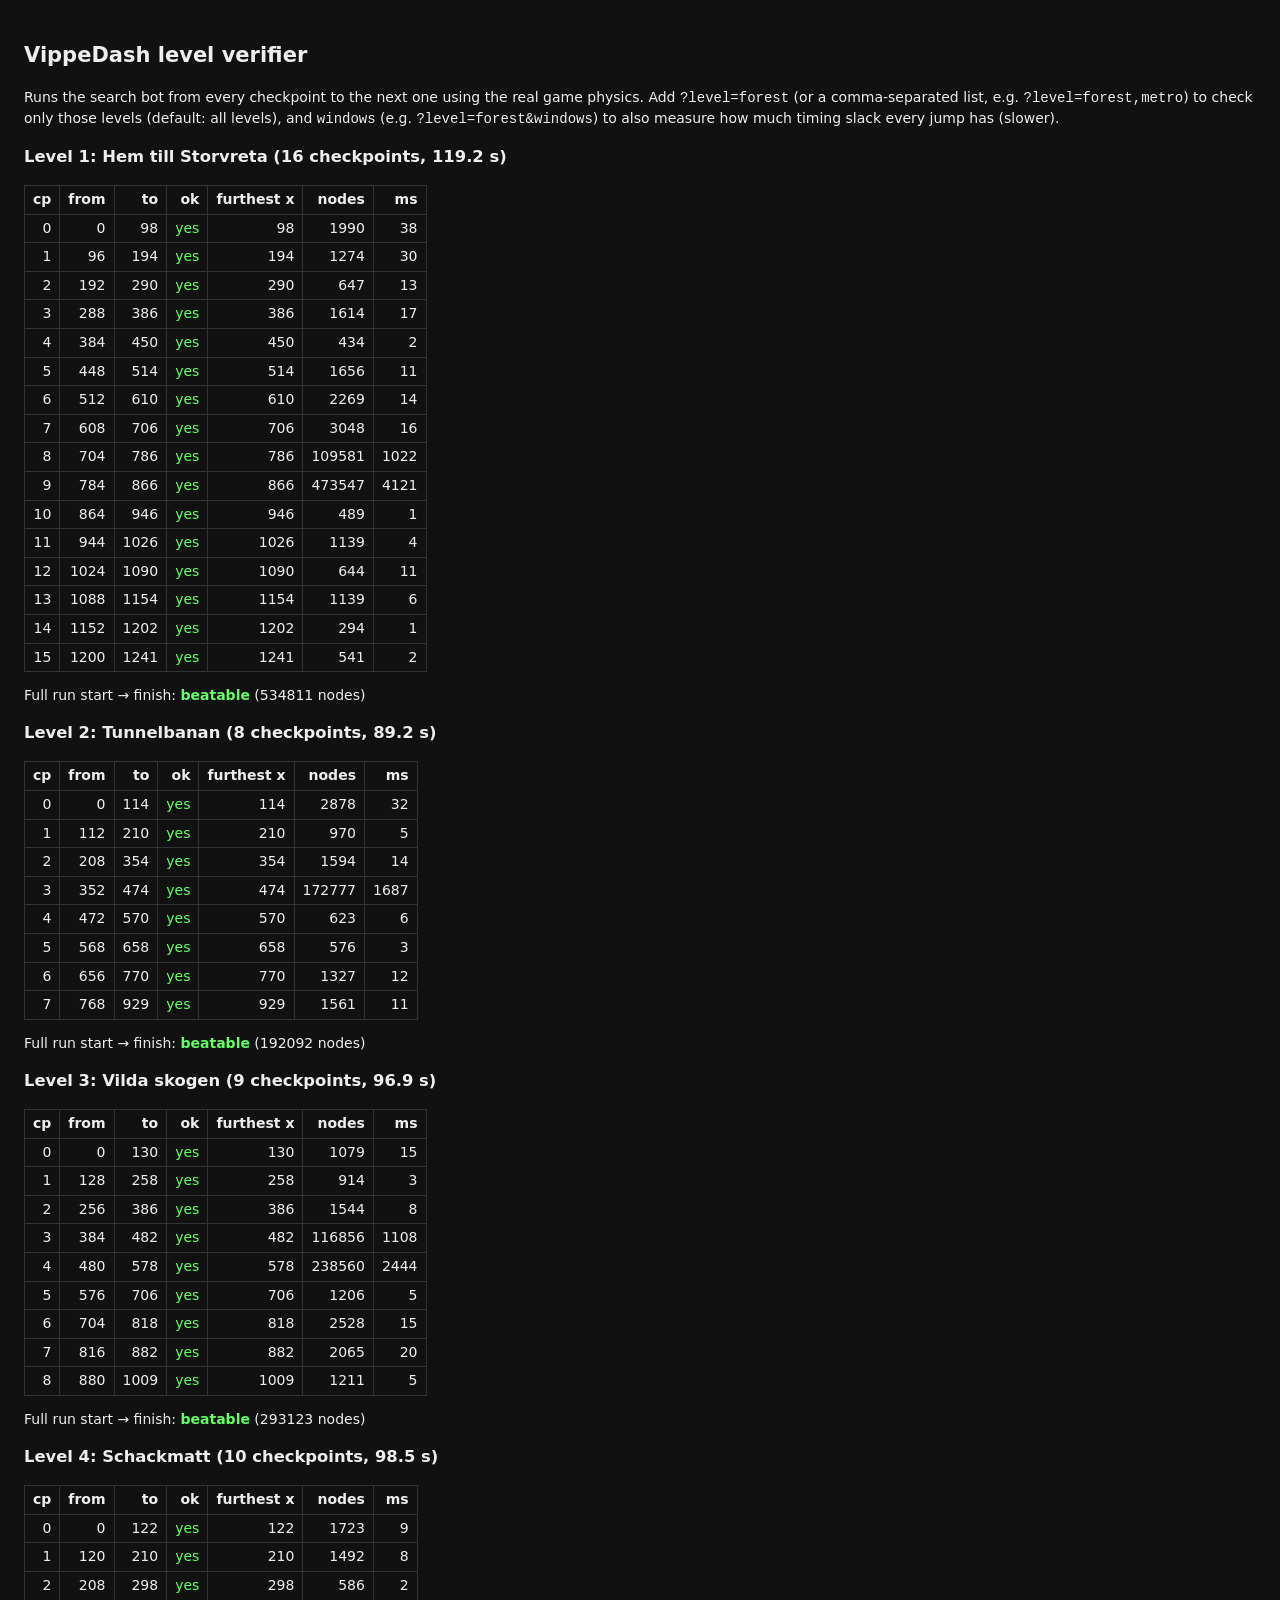
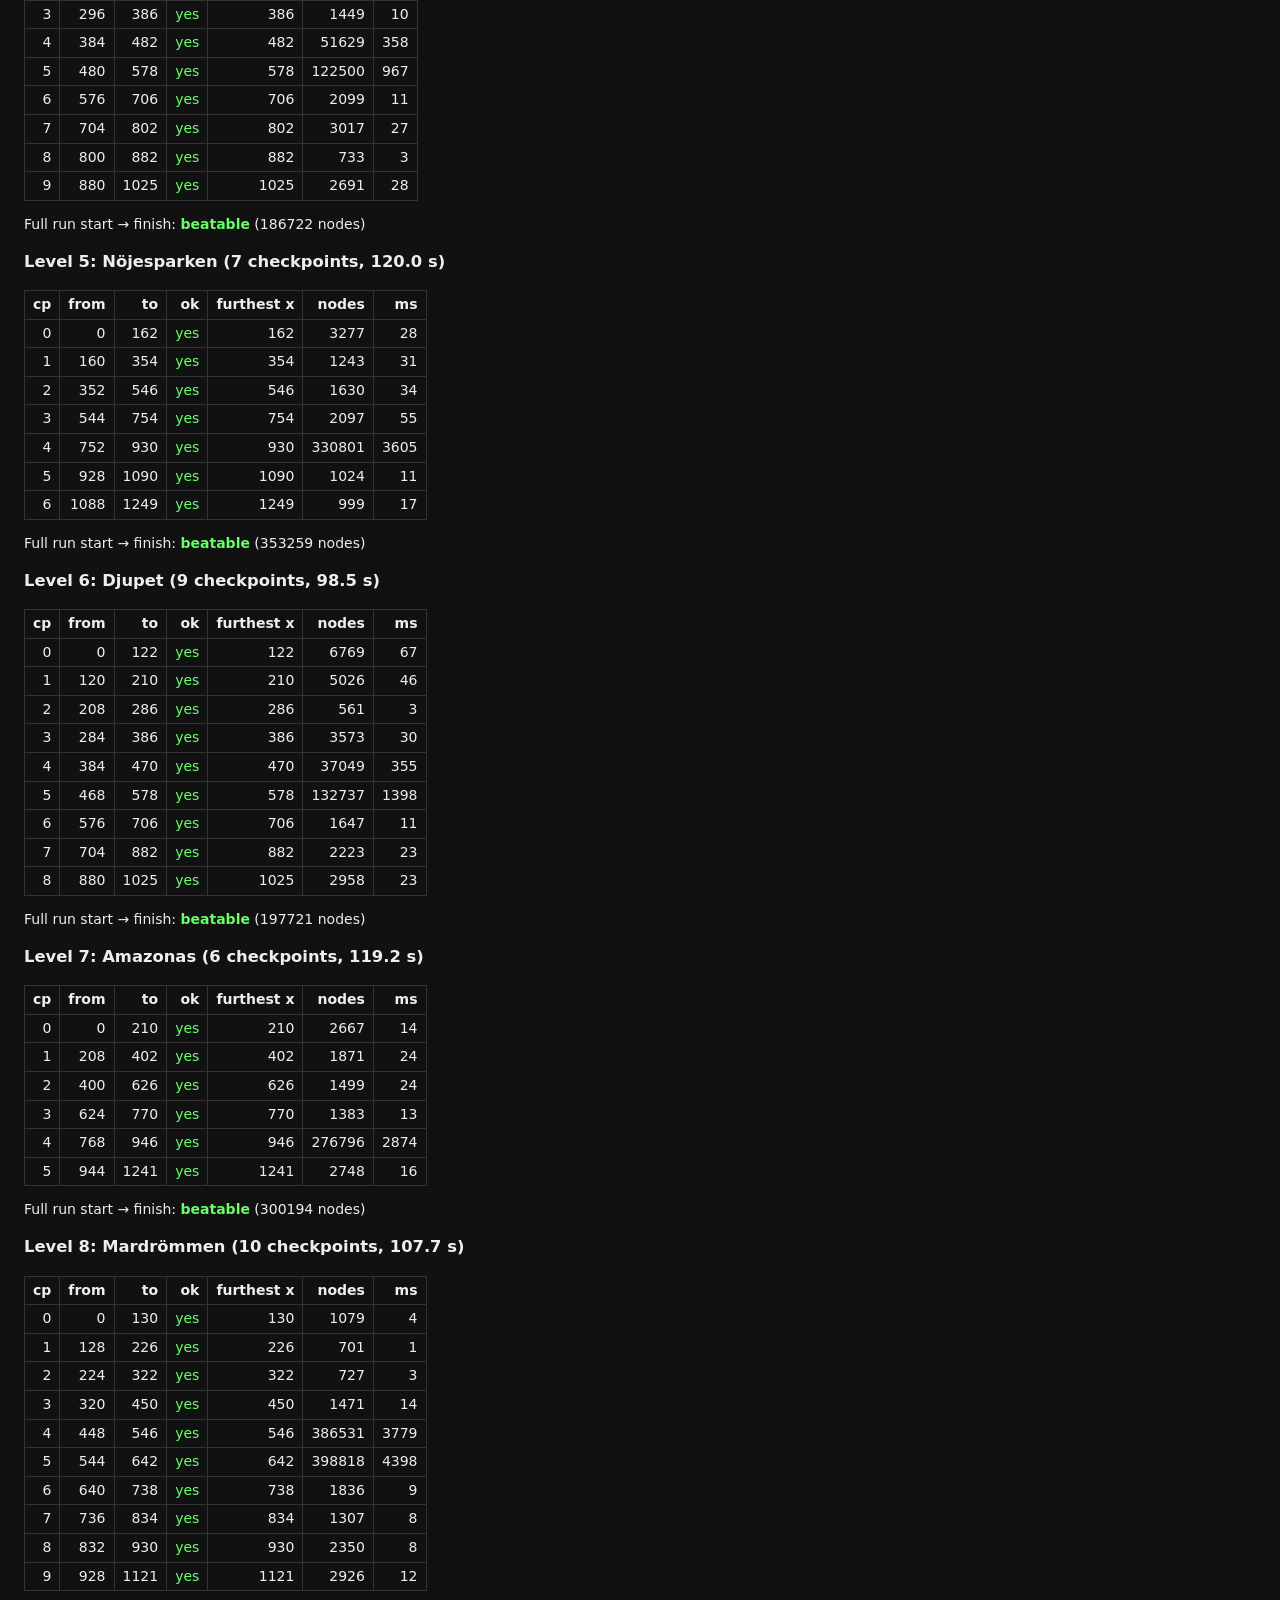
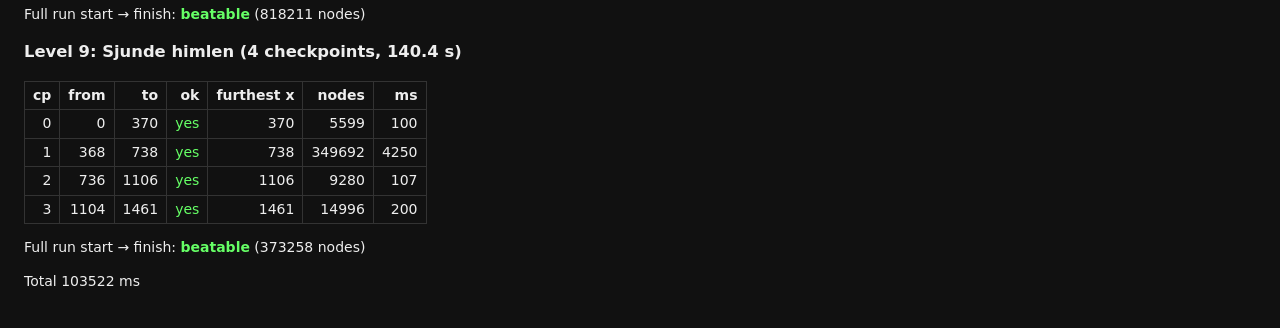
<file: tools/verify.html>
<!doctype html>
<html lang="en">
<head>
<meta charset="utf-8">
<title>VippeDash level verifier</title>
<style>
  body { font: 14px/1.4 system-ui, sans-serif; background: #111; color: #eee; padding: 16px; }
  table { border-collapse: collapse; }
  td, th { border: 1px solid #333; padding: 4px 8px; text-align: right; }
  .ok { color: #6f6; } .bad { color: #f66; font-weight: bold; } .warn { color: #fc4; }
  pre { white-space: pre-wrap; }
</style>
</head>
<body>
<h2>VippeDash level verifier</h2>
<p>Runs the search bot from every checkpoint to the next one using the real game physics.
Add <code>?level=forest</code> (or a comma-separated list, e.g. <code>?level=forest,metro</code>) to check only
those levels (default: all levels), and <code>windows</code>
(e.g. <code>?level=forest&amp;windows</code>) to also measure how much timing slack every jump has (slower).</p>
<div id="out">Running…</div>
<script src="../js/util.js"></script>
<script src="../js/physics.js"></script>
<script src="../js/level.js"></script>
<script src="../js/solver.js"></script>
<script>
  setTimeout(function () {
    const q = new URLSearchParams(location.search);
    const windows = q.has('windows');
    const only = q.get('level');
    const onlyIds = only ? only.split(',').map((s) => s.trim()).filter(Boolean) : null;
    const levels = VD.LEVELS.filter((L) => !onlyIds || onlyIds.includes(L.id));
    const t0 = performance.now();
    let html = '';
    window.REPORT = {};
    // machine-readable copy for tools/verify.py, built alongside the HTML table below
    const jsonReport = { windows, levels: [] };
    function rowJson(r) {
      const o = { cp: r.cp, from: r.from, to: r.to, ok: r.ok, maxX: r.maxX, nodes: r.nodes };
      if (r.ship) {
        o.ship = true;
        o.fatOk = r.fatOk;
      } else if (r.windows) {
        o.windows = r.windows;
        o.minWindow = r.minWindow;
      }
      return o;
    }
    for (const L of levels) {
      const lvl = VD.buildLevel(L.id);
      const rep = VD.Solver.verifyAll(lvl, { windows });
      // whole level in one go
      const full = VD.Solver.solve(lvl, VD.Physics.spawn(lvl.checkpoints[0]), lvl.finishX + 1, { maxNodes: 3000000 });
      html += '<h3>Level ' + L.num + ': ' + L.name + ' (' + lvl.checkpoints.length + ' checkpoints, ' + VD.Physics.timeAt(lvl, lvl.finishX).toFixed(1) + ' s)</h3>';
      html += '<table><tr><th>cp</th><th>from</th><th>to</th><th>ok</th><th>furthest x</th><th>nodes</th><th>ms</th>' + (windows ? '<th>tightest press (ms)</th><th>at x</th>' : '') + '</tr>';
      for (const r of rep) {
        let tight = '', at = '';
        if (r.ship) {
          tight = '<span class="' + (r.fatOk ? 'ok' : 'warn') + '">ship clearance ' + (r.fatOk ? 'ok' : 'tight') + '</span>';
        } else if (windows && r.windows && r.windows.length) {
          const w = r.windows.reduce((a, b) => (b.ms < a.ms ? b : a));
          tight = '<span class="' + (w.ms < 50 ? 'bad' : w.ms < 90 ? 'warn' : 'ok') + '">' + w.ms + '</span>';
          at = w.x;
        }
        html += '<tr><td>' + r.cp + '</td><td>' + r.from + '</td><td>' + r.to + '</td><td class="' + (r.ok ? 'ok' : 'bad') + '">' + (r.ok ? 'yes' : 'NO') + '</td><td>' + r.maxX + '</td><td>' + r.nodes + '</td><td>' + r.ms + '</td>' + (windows ? '<td>' + tight + '</td><td>' + at + '</td>' : '') + '</tr>';
      }
      html += '</table>';
      html += '<p>Full run start → finish: <b class="' + (full.ok ? 'ok' : 'bad') + '">' + (full.ok ? 'beatable' : 'NOT beatable (' + full.reason + ', furthest ' + full.maxX.toFixed(1) + ')') + '</b> (' + full.nodes + ' nodes)</p>';
      if (windows) html += '<pre>' + JSON.stringify(rep.map((r) => ({ cp: r.cp, windows: r.windows })), null, 1) + '</pre>';
      window.REPORT[L.id] = { rep, full };
      jsonReport.levels.push({
        id: L.id,
        num: L.num,
        name: L.name,
        checkpoints: lvl.checkpoints.length,
        seconds: +VD.Physics.timeAt(lvl, lvl.finishX).toFixed(1),
        rows: rep.map(rowJson),
        full: { ok: full.ok, reason: full.reason || null, maxX: +full.maxX.toFixed(1), nodes: full.nodes },
      });
    }
    html += '<p>Total ' + Math.round(performance.now() - t0) + ' ms</p>';
    // escape '<' so a stray '</script' inside any data (e.g. a reason string) can't end this element early
    // when the browser's HTML parser re-parses the innerHTML string below; the < escape round-trips
    // through JSON.parse()/json.loads() back to '<' with no extra unescaping needed on the reading side.
    const jsonText = JSON.stringify(jsonReport).replace(/</g, '\\u003c');
    html += '<script type="application/json" id="report">' + jsonText + '<' + '/script>';
    document.getElementById('out').innerHTML = html;
  }, 50);
</script>
</body>
</html>
</file>
<file: css/style.css>
@font-face {
  font-family: "Lilita One";
  src: url("../fonts/LilitaOne-Regular.ttf") format("truetype");
  font-display: swap;
}
:root {
  --u: 1; /* logical px -> css px, set from JS so the UI scales with the canvas */
  --font: "Lilita One", "Arial Black", Impact, sans-serif;
  --blue: #006aa7;
  --yellow: #fecc00;
}
* { box-sizing: border-box; }
html, body {
  margin: 0;
  height: 100%;
  background: #05070f;
  overflow: hidden;
  overscroll-behavior: none;
  -webkit-user-select: none;
  user-select: none;
  -webkit-tap-highlight-color: transparent;
}
#stage {
  position: fixed;
  inset: 0;
  display: flex;
  align-items: center;
  justify-content: center;
}
#wrap { position: relative; }
#game {
  display: block;
  touch-action: none;
  cursor: pointer;
}
.overlay {
  position: absolute;
  inset: 0;
  display: flex;
  align-items: center;
  justify-content: center;
  background: radial-gradient(ellipse at center, rgba(8, 12, 30, 0.35), rgba(8, 12, 30, 0.8));
  font-family: var(--font);
  color: #fff;
  text-align: center;
}
.overlay.hidden { display: none; }
.panel {
  display: flex;
  flex-direction: column;
  align-items: center;
  gap: calc(var(--u) * 10px);
  padding: calc(var(--u) * 26px) calc(var(--u) * 44px);
  border-radius: calc(var(--u) * 26px);
  background: rgba(10, 16, 40, 0.72);
  border: calc(var(--u) * 3px) solid rgba(255, 255, 255, 0.15);
  box-shadow: 0 calc(var(--u) * 20px) calc(var(--u) * 60px) rgba(0, 0, 0, 0.5);
  max-width: 92%;
}
.panel.small { min-width: calc(var(--u) * 420px); }
.logo {
  margin: 0;
  font-weight: normal;
  font-size: calc(var(--u) * 80px);
  line-height: 0.95;
  letter-spacing: calc(var(--u) * 2px);
  text-shadow: 0 calc(var(--u) * 6px) 0 rgba(0, 0, 0, 0.45);
}
.logo .a { color: #ffd634; -webkit-text-stroke: calc(var(--u) * 3px) #6b3a00; }
.logo .b { color: #5cc8ff; -webkit-text-stroke: calc(var(--u) * 3px) #062a55; }
/* ---------- main menu ---------- */
.menubody { display: flex; align-items: stretch; gap: calc(var(--u) * 28px); flex: 1 1 auto; min-height: 0; }
.herobox { display: flex; flex: none; align-self: center; flex-direction: column; align-items: center; gap: calc(var(--u) * 4px); }
/* the panel never outgrows the screen: whatever doesn't fit (many levels) scrolls inside the level list */
#menu .panel { max-height: calc(100% - var(--u) * 8px); padding-top: calc(var(--u) * 20px); padding-bottom: calc(var(--u) * 20px); }
.herobox .logo { margin-bottom: calc(var(--u) * 6px); }
.herobox .btn.big { min-width: calc(var(--u) * 300px); margin-top: calc(var(--u) * 14px); }
#hero { width: calc(var(--u) * 180px); height: calc(var(--u) * 195px); }
.skinname { margin: 0; font-size: calc(var(--u) * 18px); color: #cfd8f0; }
.btn.shopbtn {
  min-width: calc(var(--u) * 180px);
  font-size: calc(var(--u) * 26px);
  background: linear-gradient(#ffe066, #f2b705);
  border-color: #8a5a00;
  color: #4a2c00;
  box-shadow: 0 calc(var(--u) * 5px) 0 #8a5a00;
}
.btn.shopbtn:hover { filter: brightness(1.08); background: linear-gradient(#ffe066, #f2b705); }
.levelbox { display: flex; flex-direction: column; justify-content: center; gap: calc(var(--u) * 8px); min-height: 0; }
.pick { flex: none; margin: 0; text-align: left; font-size: calc(var(--u) * 20px); color: #aab6d8; }
.levels {
  position: relative; /* so js can measure a card's offsetTop inside the list */
  display: flex;
  flex-direction: column;
  flex: 0 1 auto;
  min-height: 0;
  gap: calc(var(--u) * 4px);
  overflow-x: hidden;
  overflow-y: auto;
  overscroll-behavior: contain;
  touch-action: pan-y;
  -webkit-overflow-scrolling: touch;
}
.levels > .lvl { flex: none; }
/* slim, quiet scrollbar; only shows up when there are more levels than fit */
.levels::-webkit-scrollbar { width: calc(var(--u) * 8px); }
.levels::-webkit-scrollbar-track { background: rgba(255, 255, 255, 0.05); border-radius: calc(var(--u) * 4px); }
.levels::-webkit-scrollbar-thumb { background: rgba(255, 255, 255, 0.28); border-radius: calc(var(--u) * 4px); }
.levels::-webkit-scrollbar-thumb:hover { background: rgba(255, 214, 52, 0.6); }
@supports (-moz-appearance: none) { .levels { scrollbar-width: thin; scrollbar-color: rgba(255, 255, 255, 0.28) transparent; } }
.lvl {
  display: flex;
  align-items: center;
  gap: calc(var(--u) * 14px);
  width: calc(var(--u) * 540px);
  padding: calc(var(--u) * 4px) calc(var(--u) * 16px);
  border-radius: calc(var(--u) * 16px);
  border: calc(var(--u) * 3px) solid rgba(255, 255, 255, 0.14);
  background: rgba(255, 255, 255, 0.07);
  color: #fff;
  font: inherit;
  text-align: left;
  cursor: pointer;
}
.lvl:hover { background: rgba(255, 255, 255, 0.13); }
.lvl.on { border-color: #ffd634; background: rgba(255, 214, 52, 0.14); }
.lvl.d5 { background: rgba(122, 0, 16, 0.22); border-color: rgba(255, 42, 58, 0.3); }
.lvl.d5:hover { background: rgba(122, 0, 16, 0.32); }
.lvl.d5.on { border-color: #ff2a3a; background: rgba(255, 42, 58, 0.16); }
.lvl.d6 { background: linear-gradient(135deg, rgba(255, 244, 196, 0.2), rgba(255, 214, 90, 0.16)); border-color: rgba(255, 236, 160, 0.55); }
.lvl.d6:hover { background: linear-gradient(135deg, rgba(255, 248, 214, 0.3), rgba(255, 220, 100, 0.26)); }
.lvl.d6.on { border-color: #fff4c4; background: rgba(255, 236, 160, 0.26); box-shadow: 0 0 calc(var(--u) * 14px) rgba(255, 228, 130, 0.55); }
.lnum {
  flex: none;
  width: calc(var(--u) * 46px);
  height: calc(var(--u) * 46px);
  border-radius: 50%;
  display: flex;
  align-items: center;
  justify-content: center;
  font-size: calc(var(--u) * 28px);
  background: #3f8cff;
  box-shadow: inset 0 calc(var(--u) * -4px) 0 rgba(0, 0, 0, 0.25);
}
.lvl.d2 .lnum { background: #2ea84a; }
.lvl.d3 .lnum { background: #d2412f; }
.lvl.d4 .lnum { background: #a8241c; }
.lvl.d5 .lnum { background: #7a0010; }
.lvl.d6 .lnum { background: linear-gradient(160deg, #fffbe8, #ffd85a 70%, #e0a820); color: #6b4400; }
.linfo { flex: 1; display: flex; flex-direction: column; gap: calc(var(--u) * 1px); }
.linfo b { font-weight: normal; font-size: calc(var(--u) * 25px); line-height: 1; }
.linfo small { font-family: system-ui, sans-serif; font-size: calc(var(--u) * 14px); color: #cfd8f0; }
.lmeta { display: flex; gap: calc(var(--u) * 14px); font-size: calc(var(--u) * 17px); }
.age { display: inline-block; background: #d4001a; color: #fff; font-weight: bold; border-radius: calc(var(--u) * 6px); padding: 0 calc(var(--u) * 8px); font-size: calc(var(--u) * 15px); vertical-align: middle; margin-left: calc(var(--u) * 6px); }
.flashico { display: inline-block; margin-left: calc(var(--u) * 6px); color: #ffd634; }
.diff { color: #7dff9a; }
.diff.d2 { color: #ffb347; }
.diff.d3 { color: #ff6b5e; }
.diff.d4 { color: #ff3f4a; }
.diff.d5 { color: #ff2a3a; }
.diff.d6 { color: #ffeaa0; text-shadow: 0 0 calc(var(--u) * 8px) rgba(255, 214, 90, 0.9); }
.lcoins { color: #ffd634; display: inline-flex; align-items: center; gap: calc(var(--u) * 5px); }
.lprog { flex: none; display: flex; flex-direction: column; align-items: center; min-width: calc(var(--u) * 70px); }
.lsub { display: flex; flex-direction: column; align-items: center; }
.lprog b { font-weight: normal; font-size: calc(var(--u) * 26px); color: #5cc8ff; }
.lprog b.done { color: #7dff9a; }
.lprog small { font-size: calc(var(--u) * 13px); color: #aab6d8; }

/* .tight is added by js (fitLevelList) when the cards don't fit: tighter cards (no route line); the list still scrolls beyond that */
.levels.tight { gap: calc(var(--u) * 3px); }
.tight .lvl { gap: calc(var(--u) * 12px); padding: calc(var(--u) * 2px) calc(var(--u) * 14px); border-radius: calc(var(--u) * 14px); }
.tight .lnum { width: calc(var(--u) * 38px); height: calc(var(--u) * 38px); font-size: calc(var(--u) * 24px); }
.tight .linfo b { font-size: calc(var(--u) * 22px); }
.tight .linfo small { display: none; }
.tight .lmeta { font-size: calc(var(--u) * 15px); }
.tight .lprog { flex-direction: row; gap: calc(var(--u) * 6px); min-width: calc(var(--u) * 110px); justify-content: flex-end; }
.tight .lprog b { font-size: calc(var(--u) * 22px); line-height: 1; }
.tight .lsub { align-items: flex-start; }
.tight .lprog small, .tight .lrank { font-size: calc(var(--u) * 12px); line-height: 1.1; min-height: 0; }

/* ---------- coins ---------- */
.coin {
  display: inline-block;
  flex: none;
  width: calc(var(--u) * 22px);
  height: calc(var(--u) * 22px);
  border-radius: 50%;
  background: radial-gradient(circle at 35% 30%, #fff6b0 0 18%, #ffd634 30%, #e0a000 70%);
  border: calc(var(--u) * 2px) solid #8a5a00;
  box-shadow: inset 0 0 0 calc(var(--u) * 3px) rgba(255, 246, 176, 0.45);
  vertical-align: middle;
}
.wallet {
  display: inline-flex;
  align-items: center;
  gap: calc(var(--u) * 8px);
  padding: calc(var(--u) * 6px) calc(var(--u) * 16px) calc(var(--u) * 6px) calc(var(--u) * 10px);
  border-radius: calc(var(--u) * 30px);
  background: rgba(0, 0, 0, 0.45);
  border: calc(var(--u) * 2px) solid rgba(255, 214, 52, 0.5);
  font-size: calc(var(--u) * 26px);
  color: #ffd634;
}
.wallet .coin { width: calc(var(--u) * 28px); height: calc(var(--u) * 28px); }
.wallet.corner { position: absolute; right: calc(var(--u) * 16px); top: calc(var(--u) * 12px); }
.wallet.pop { animation: pop 0.35s ease-out; }
@keyframes pop { 50% { transform: scale(1.18); } }

/* ---------- shop ---------- */
.shoppanel { gap: calc(var(--u) * 8px); padding-top: calc(var(--u) * 18px); padding-bottom: calc(var(--u) * 20px); }
.shophead { display: flex; align-items: center; justify-content: space-between; width: 100%; }
.shophead h2 { margin: 0; font-size: calc(var(--u) * 48px); color: #ffd634; -webkit-text-stroke: calc(var(--u) * 2px) #6b3a00; }
.shoptabs { display: flex; gap: calc(var(--u) * 6px); padding: calc(var(--u) * 5px); border-radius: calc(var(--u) * 20px); background: rgba(0, 0, 0, 0.3); }
.tab {
  display: inline-flex;
  align-items: center;
  gap: calc(var(--u) * 6px);
  padding: calc(var(--u) * 2px) calc(var(--u) * 18px) calc(var(--u) * 2px) calc(var(--u) * 8px);
  border-radius: calc(var(--u) * 15px);
  border: calc(var(--u) * 3px) solid transparent;
  background: transparent;
  font: inherit;
  color: #aab6d8;
  cursor: pointer;
}
.tab:hover { background: rgba(255, 255, 255, 0.08); color: #fff; }
.tab.on { border-color: #ffd634; background: rgba(255, 214, 52, 0.15); color: #fff; }
.tab canvas { width: calc(var(--u) * 38px); height: calc(var(--u) * 45px); }
.tname { display: flex; flex-direction: column; align-items: flex-start; font-size: calc(var(--u) * 26px); line-height: 1; }
.tname small { font-family: system-ui, sans-serif; font-size: calc(var(--u) * 13px); color: #aab6d8; margin-top: calc(var(--u) * 3px); }
.shopgrid { display: grid; grid-template-columns: repeat(7, calc(var(--u) * 132px)); gap: calc(var(--u) * 10px); margin: calc(var(--u) * 6px) 0; }
.card {
  display: flex;
  flex-direction: column;
  align-items: center;
  gap: calc(var(--u) * 4px);
  padding: calc(var(--u) * 8px) calc(var(--u) * 6px) calc(var(--u) * 10px);
  border-radius: calc(var(--u) * 16px);
  border: calc(var(--u) * 3px) solid rgba(255, 255, 255, 0.12);
  background: rgba(255, 255, 255, 0.07);
  font: inherit;
  color: #fff;
  cursor: pointer;
}
.card:hover { background: rgba(255, 255, 255, 0.13); }
.card canvas { width: calc(var(--u) * 84px); height: calc(var(--u) * 92px); }
.card .cname { font-size: calc(var(--u) * 17px); line-height: 1.1; min-height: 1.1em; }
.card .cbtn {
  display: inline-flex;
  align-items: center;
  justify-content: center;
  gap: calc(var(--u) * 5px);
  width: 100%;
  padding: calc(var(--u) * 5px) 0;
  border-radius: calc(var(--u) * 10px);
  font-size: calc(var(--u) * 18px);
  background: rgba(255, 255, 255, 0.12);
}
.card .cbtn .coin { width: calc(var(--u) * 18px); height: calc(var(--u) * 18px); }
.card.wearing { border-color: #ffd634; background: rgba(255, 214, 52, 0.15); }
.card.wearing .cbtn { background: #ffd634; color: #4a2c00; }
.card.owned .cbtn { background: rgba(92, 200, 255, 0.25); color: #bfe9ff; }
.card.buy .cbtn { background: linear-gradient(#5cff7a, #1fae45); color: #fff; text-shadow: 0 calc(var(--u) * 2px) 0 rgba(0, 0, 0, 0.3); }
.card.locked { opacity: 0.8; }
.card.locked .cbtn { background: rgba(0, 0, 0, 0.35); color: #9aa3b8; }
.card.shake { animation: shake 0.35s; }
.card.bought { animation: pop 0.45s ease-out; }
.card.hidden { display: none; }
@keyframes shake { 20%, 60% { transform: translateX(calc(var(--u) * -6px)); } 40%, 80% { transform: translateX(calc(var(--u) * 6px)); } }

/* ---------- level complete: coin reward ---------- */
.reward {
  display: flex;
  flex-direction: column;
  gap: calc(var(--u) * 4px);
  min-width: calc(var(--u) * 420px);
  padding: calc(var(--u) * 10px) calc(var(--u) * 18px);
  border-radius: calc(var(--u) * 16px);
  background: rgba(255, 214, 52, 0.1);
  border: calc(var(--u) * 2px) solid rgba(255, 214, 52, 0.35);
  margin-bottom: calc(var(--u) * 6px);
}
.rline { display: flex; justify-content: space-between; font-size: calc(var(--u) * 20px); color: #dfe8ff; }
.rline b { font-weight: normal; color: #ffd634; }
.rline.none b { color: #8a93a8; }
.rline.unlocked { justify-content: center; color: #ff6a7a; }
.rtotal { display: flex; align-items: center; justify-content: center; gap: calc(var(--u) * 10px); margin-top: calc(var(--u) * 4px); font-size: calc(var(--u) * 34px); color: #ffd634; }
.rtotal .coin { width: calc(var(--u) * 32px); height: calc(var(--u) * 32px); }
.rtotal span { font-size: calc(var(--u) * 18px); color: #aab6d8; }
.gameover { background: rgba(40, 0, 6, 0.92); border-color: #7a0010; }
.gotitle { color: #ff2a3a; text-shadow: 0 calc(var(--u) * 4px) calc(var(--u) * 8px) rgba(0, 0, 0, 0.6); }
.btn {
  font: inherit;
  font-size: calc(var(--u) * 24px);
  color: #fff;
  padding: calc(var(--u) * 10px) calc(var(--u) * 26px);
  border-radius: calc(var(--u) * 16px);
  border: calc(var(--u) * 3px) solid rgba(255, 255, 255, 0.25);
  background: rgba(255, 255, 255, 0.1);
  cursor: pointer;
  min-width: calc(var(--u) * 320px);
}
.btn:hover { background: rgba(255, 255, 255, 0.2); }
.btn.big {
  font-size: calc(var(--u) * 36px);
  background: linear-gradient(#5cff7a, #1fae45);
  border-color: #0c5a22;
  color: #fff;
  text-shadow: 0 calc(var(--u) * 3px) 0 rgba(0, 0, 0, 0.35);
  box-shadow: 0 calc(var(--u) * 6px) 0 #0c5a22;
  margin-bottom: calc(var(--u) * 6px);
}
.btn.big:hover { filter: brightness(1.08); }
.btn.big:active { transform: translateY(calc(var(--u) * 4px)); box-shadow: 0 calc(var(--u) * 2px) 0 #0c5a22; }
.btn.hidden { display: none; }
.help { margin: 0; font-family: system-ui, sans-serif; font-size: calc(var(--u) * 15px); color: #aab6d8; }
.help b { color: #fff; }
.version {
  position: absolute;
  right: calc(var(--u) * 16px);
  bottom: calc(var(--u) * 10px);
  margin: 0;
  font-family: system-ui, sans-serif;
  font-size: max(10px, calc(var(--u) * 12px)); /* readable on a phone too: it's how you tell which build it runs */
  color: rgba(255, 255, 255, 0.4);
  pointer-events: none;
}
h2 { margin: 0 0 calc(var(--u) * 6px); font-weight: normal; font-size: calc(var(--u) * 52px); }
.wintitle { color: #ffd634; -webkit-text-stroke: calc(var(--u) * 2px) #6b3a00; }
.sub { margin: 0; max-width: calc(var(--u) * 560px); font-family: system-ui, sans-serif; font-size: calc(var(--u) * 18px); color: #dfe8ff; }
.stats { display: flex; gap: calc(var(--u) * 20px); margin: calc(var(--u) * 10px) 0; }
.stats div {
  display: flex;
  flex-direction: column;
  min-width: calc(var(--u) * 120px);
  padding: calc(var(--u) * 10px);
  border-radius: calc(var(--u) * 14px);
  background: rgba(255, 255, 255, 0.08);
}
.stats b { font-weight: normal; font-size: calc(var(--u) * 44px); color: #5cc8ff; }
.stats span { font-size: calc(var(--u) * 16px); color: #aab6d8; }
.mute {
  position: absolute;
  left: calc(var(--u) * 14px);
  top: calc(var(--u) * 12px);
  width: calc(var(--u) * 44px);
  height: calc(var(--u) * 44px);
  border-radius: calc(var(--u) * 10px);
  border: none;
  background: rgba(0, 0, 0, 0.3);
  font-size: calc(var(--u) * 22px);
  cursor: pointer;
  line-height: 1;
}

/* ---------- name chip + shop/board button row (main menu) ---------- */
.herobtns { display: flex; gap: calc(var(--u) * 8px); }
.btn.small { min-width: calc(var(--u) * 140px); font-size: calc(var(--u) * 18px); padding: calc(var(--u) * 8px) calc(var(--u) * 16px); }
.btn.big.small { font-size: calc(var(--u) * 22px); min-width: calc(var(--u) * 140px); }
.btn.shopbtn.small { min-width: calc(var(--u) * 150px); font-size: calc(var(--u) * 20px); padding: calc(var(--u) * 8px) calc(var(--u) * 14px); }
.namechip {
  min-width: 0;
  width: auto;
  display: inline-block;
  margin: 0;
  padding: calc(var(--u) * 4px) calc(var(--u) * 14px);
  font-size: calc(var(--u) * 15px);
  border-radius: calc(var(--u) * 20px);
  background: rgba(0, 0, 0, 0.35);
  border: calc(var(--u) * 2px) solid rgba(255, 255, 255, 0.2);
  color: #cfd8f0;
}
.namechip:hover { background: rgba(255, 255, 255, 0.15); }

/* ---------- level cards: leaderboard rank line ---------- */
.lrank { font-family: system-ui, sans-serif; font-size: calc(var(--u) * 13px); color: #ffd634; min-height: 1.1em; }

/* ---------- top-10 board overlay ---------- */
.boardpanel { min-width: calc(var(--u) * 640px); max-width: calc(var(--u) * 760px); padding-top: calc(var(--u) * 18px); padding-bottom: calc(var(--u) * 18px); }
.boardhead { display: flex; align-items: center; justify-content: space-between; width: 100%; }
.boardhead h2 { margin: 0; font-size: calc(var(--u) * 44px); color: #ffd634; -webkit-text-stroke: calc(var(--u) * 2px) #6b3a00; }
.boardtabs { display: flex; gap: calc(var(--u) * 4px); padding: calc(var(--u) * 4px); border-radius: calc(var(--u) * 16px); background: rgba(0, 0, 0, 0.3); }
.boardtab {
  display: flex;
  align-items: center;
  justify-content: center;
  width: calc(var(--u) * 46px);
  height: calc(var(--u) * 46px);
  padding: 0;
  border-radius: 50%;
  border: calc(var(--u) * 3px) solid transparent;
  background: transparent;
  cursor: pointer;
}
.boardtab:hover { filter: brightness(1.15); }
.boardtab.on { border-color: #ffd634; }
.boardtab .lnum { width: 100%; height: 100%; font-size: calc(var(--u) * 22px); color: #fff; }
.boardlist { display: flex; flex-direction: column; gap: calc(var(--u) * 4px); width: 100%; max-height: calc(var(--u) * 390px); overflow-y: auto; margin: calc(var(--u) * 4px) 0; }
.brow {
  display: grid;
  grid-template-columns: calc(var(--u) * 56px) 1fr calc(var(--u) * 130px) calc(var(--u) * 100px);
  align-items: center;
  gap: calc(var(--u) * 10px);
  padding: calc(var(--u) * 6px) calc(var(--u) * 14px);
  border-radius: calc(var(--u) * 12px);
  background: rgba(255, 255, 255, 0.06);
  font-size: calc(var(--u) * 18px);
  text-align: left;
}
.brow.me { border: calc(var(--u) * 2px) solid #ffd634; background: rgba(255, 214, 52, 0.16); }
.brank { font-size: calc(var(--u) * 20px); color: #aab6d8; text-align: center; }
.bname { overflow: hidden; text-overflow: ellipsis; white-space: nowrap; }
.bcrash, .btime { font-family: system-ui, sans-serif; font-size: calc(var(--u) * 14px); color: #cfd8f0; text-align: right; }
.bsep { grid-column: 1 / -1; border-top: calc(var(--u) * 2px) dashed rgba(255, 255, 255, 0.25); margin: calc(var(--u) * 2px) 0; padding: 0; background: none; }
.boardempty { font-family: system-ui, sans-serif; font-size: calc(var(--u) * 16px); color: #aab6d8; padding: calc(var(--u) * 20px) 0; }
.brow.noname { grid-template-columns: 1fr auto; }
.brow.noname .bname { color: #aab6d8; font-style: italic; }
.boardfoot { display: flex; align-items: center; justify-content: space-between; width: 100%; margin-top: calc(var(--u) * 2px); gap: calc(var(--u) * 10px); }
.boardstatus { margin: 0; font-family: system-ui, sans-serif; font-size: calc(var(--u) * 13px); color: #aab6d8; text-align: left; }
.boardfootbtns { display: flex; gap: calc(var(--u) * 8px); flex: none; }

/* ---------- name dialog ---------- */
/* these two open on top of other screens: near-opaque, so the menu/win panel behind doesn't show through */
.boardpanel, .namepanel { background: rgba(10, 16, 40, 0.96); }
.namepanel { min-width: calc(var(--u) * 380px); }
.nameinput {
  font: inherit;
  font-size: calc(var(--u) * 26px);
  color: #fff;
  background: rgba(0, 0, 0, 0.35);
  border: calc(var(--u) * 3px) solid rgba(255, 255, 255, 0.25);
  border-radius: calc(var(--u) * 14px);
  padding: calc(var(--u) * 8px) calc(var(--u) * 16px);
  width: 100%;
  text-align: center;
  outline: none;
}
.nameinput:focus { border-color: #ffd634; }
.namehint { margin: 0; font-family: system-ui, sans-serif; font-size: calc(var(--u) * 13px); color: #aab6d8; }
.nameerror { margin: 0; min-height: 1.2em; font-family: system-ui, sans-serif; font-size: calc(var(--u) * 14px); color: #ff6b5e; }
.namestatus { margin: 0; min-height: 1.2em; font-family: system-ui, sans-serif; font-size: calc(var(--u) * 14px); color: #aab6d8; }
.namebtns { display: flex; gap: calc(var(--u) * 10px); }
/* on a touch phone the keyboard covers the bottom half, so the dialog sits at the top instead */
@media (pointer: coarse) {
  #nameDlg { align-items: flex-start; }
  #nameDlg .panel { margin-top: calc(var(--u) * 24px); }
}
/* while typing, hide the "turn your phone" hint so it can't cover the keyboard/dialog */
html.typing #rotate { display: none !important; }

/* ---------- win screen: right-hand top-10 column ---------- */
.winpanel { flex-direction: row; align-items: flex-start; gap: calc(var(--u) * 24px); max-width: calc(var(--u) * 980px); }
.wincol { display: flex; flex-direction: column; align-items: center; gap: calc(var(--u) * 10px); }
.winboard {
  flex: none;
  align-self: stretch;
  width: calc(var(--u) * 300px);
  padding: calc(var(--u) * 14px);
  border-radius: calc(var(--u) * 18px);
  background: rgba(0, 0, 0, 0.3);
  border: calc(var(--u) * 2px) solid rgba(255, 255, 255, 0.15);
  gap: calc(var(--u) * 8px);
}
.wbtitle { font-size: calc(var(--u) * 18px); color: #ffd634; text-align: center; }
.wbstatus { margin: 0; font-family: system-ui, sans-serif; font-size: calc(var(--u) * 14px); color: #dfe8ff; text-align: center; display: flex; align-items: center; justify-content: center; gap: calc(var(--u) * 8px); }
.wbprompt { margin: 0; font-size: calc(var(--u) * 20px); color: #ffd634; }
.skiplink { color: #aab6d8; font-family: system-ui, sans-serif; font-size: calc(var(--u) * 14px); text-decoration: underline; cursor: pointer; }
.wblist { display: flex; flex-direction: column; gap: calc(var(--u) * 4px); width: 100%; }
.winboard .brow { font-size: calc(var(--u) * 14px); grid-template-columns: calc(var(--u) * 30px) 1fr calc(var(--u) * 76px) calc(var(--u) * 64px); padding: calc(var(--u) * 4px) calc(var(--u) * 8px); gap: calc(var(--u) * 6px); }
.winboard .brank { font-size: calc(var(--u) * 14px); }
.winboard .bcrash, .winboard .btime { font-size: calc(var(--u) * 11px); }
.winboard .boardempty { font-size: calc(var(--u) * 13px); padding: calc(var(--u) * 10px) 0; }
.spinner {
  display: inline-block;
  width: calc(var(--u) * 14px);
  height: calc(var(--u) * 14px);
  border-radius: 50%;
  border: calc(var(--u) * 3px) solid rgba(255, 255, 255, 0.25);
  border-top-color: #ffd634;
  animation: spin 0.8s linear infinite;
}
@keyframes spin { to { transform: rotate(360deg); } }

/* ---------- phones: "turn your phone" hint in portrait (js/mobile.js pauses the run) ---------- */
#rotate { display: none; }
@media (orientation: portrait) and (pointer: coarse) {
  #rotate {
    position: fixed;
    inset: 0;
    z-index: 10;
    display: flex;
    flex-direction: column;
    align-items: center;
    justify-content: center;
    gap: 12px;
    background: #05070f;
    color: #fff;
    font-family: var(--font);
    font-size: 34px;
    text-align: center;
  }
  #rotate p { margin: 0; }
  #rotate .phone { font-size: 72px; animation: turn 2.2s ease-in-out infinite; }
  #rotate .sub { font-size: 16px; color: #aab6d8; }
}
@keyframes turn { 0%, 30% { transform: rotate(0); } 60%, 100% { transform: rotate(-90deg); } }
</file>
